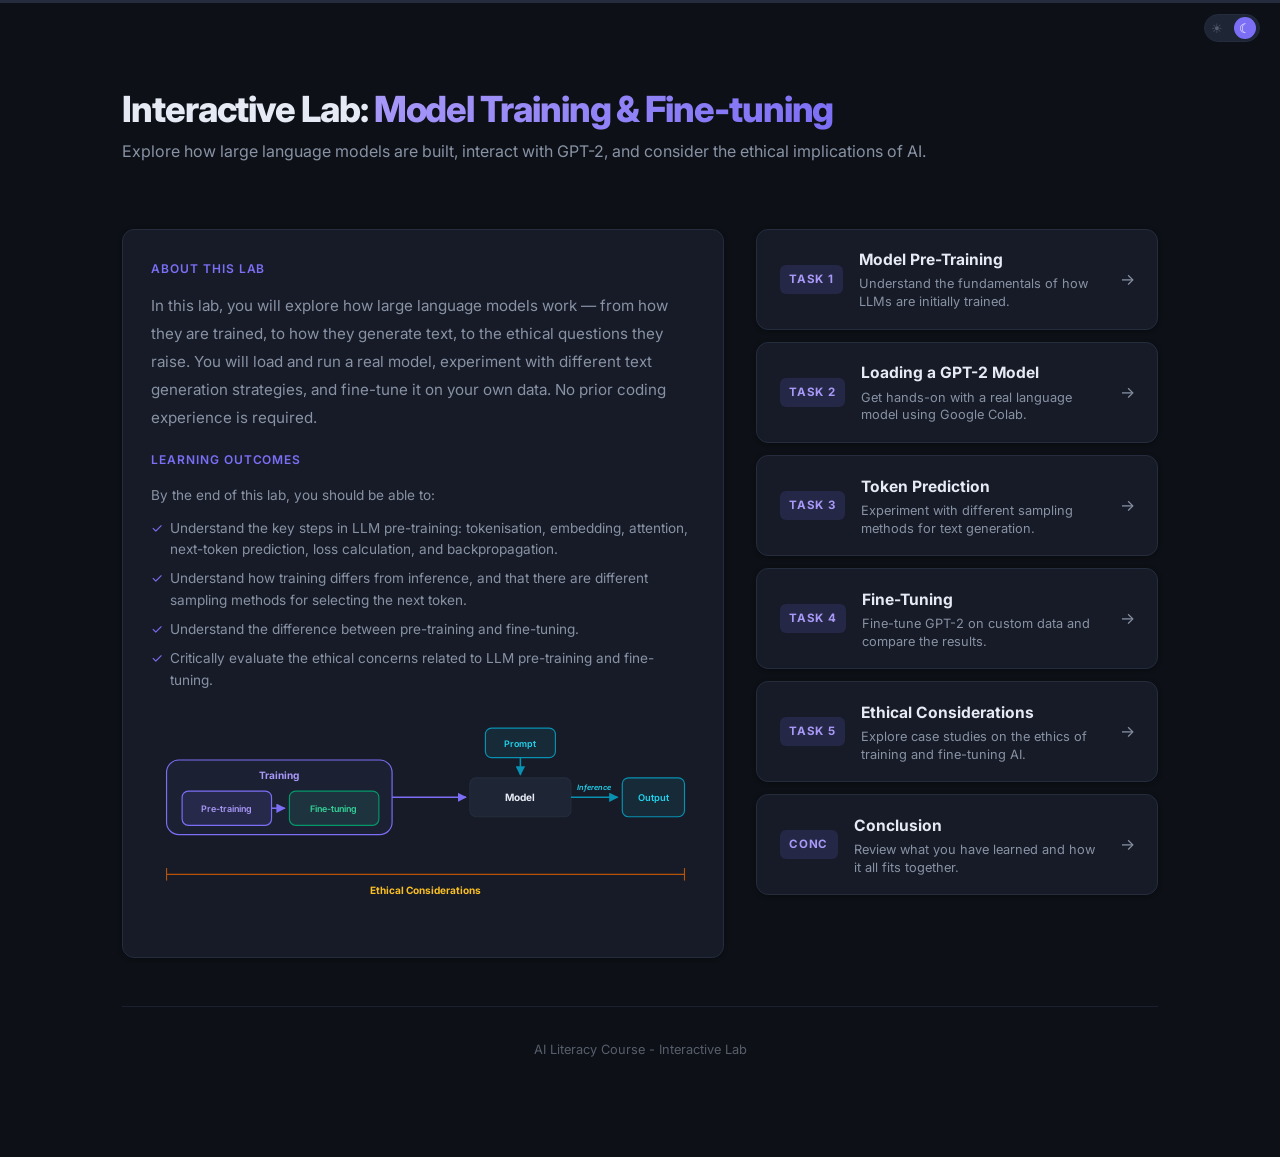
<file: index.html>
<!DOCTYPE html>
<html lang="en">
<head>
  <meta charset="UTF-8">
  <meta name="viewport" content="width=device-width, initial-scale=1.0">
  <title>Interactive Lab: Model Training and Fine-tuning</title>
  <link rel="preconnect" href="https://fonts.googleapis.com">
  <link rel="preconnect" href="https://fonts.gstatic.com" crossorigin>
  <link href="https://fonts.googleapis.com/css2?family=Inter:wght@400;500;600;700;800&display=swap" rel="stylesheet">
  <link rel="stylesheet" href="styles.css">
</head>
<body>

  <!-- Progress bar -->
  <div class="progress-bar">
    <div class="progress-fill"></div>
  </div>

  <!-- Theme toggle -->
  <button class="theme-toggle" id="themeToggle" aria-label="Toggle light/dark mode">
    <span class="theme-toggle-icon sun">&#9728;</span>
    <span class="theme-toggle-icon moon">&#9790;</span>
    <span class="theme-toggle-slider"></span>
  </button>

  <!-- ===== PAGE CONTAINER ===== -->
  <main class="page-container">

    <!-- ==================== HOME ==================== -->
    <section id="home" class="page">
      <div class="home-hero">
        <h1>Interactive Lab: <span class="accent">Model Training &amp; Fine-tuning</span></h1>
        <p class="subtitle">Explore how large language models are built, interact with GPT-2, and consider the ethical implications of AI.</p>
      </div>

      <div class="home-body">
        <!-- Left: summary -->
        <div class="home-summary">
          <h3>About this Lab</h3>
          <p style="margin-bottom:1rem;">In this lab, you will explore how large language models work — from how they are trained, to how they generate text, to the ethical questions they raise. You will load and run a real model, experiment with different text generation strategies, and fine-tune it on your own data. No prior coding experience is required.</p>

          <h3 style="margin-top:1rem;">Learning Outcomes</h3>
          <p style="font-size:0.85rem;margin-bottom:0.6rem;">By the end of this lab, you should be able to:</p>
          <ul style="list-style:none;padding:0;margin:0 0 1.25rem;display:flex;flex-direction:column;gap:0.45rem;">
            <li style="font-size:0.85rem;color:var(--clr-text-muted);padding-left:1.2rem;position:relative;line-height:1.6;">
              <span style="position:absolute;left:0;color:var(--clr-primary);">&#10003;</span>
              Understand the key steps in LLM pre-training: tokenisation, embedding, attention, next-token prediction, loss calculation, and backpropagation.
            </li>
            <li style="font-size:0.85rem;color:var(--clr-text-muted);padding-left:1.2rem;position:relative;line-height:1.6;">
              <span style="position:absolute;left:0;color:var(--clr-primary);">&#10003;</span>
              Understand how training differs from inference, and that there are different sampling methods for selecting the next token.
            </li>
            <li style="font-size:0.85rem;color:var(--clr-text-muted);padding-left:1.2rem;position:relative;line-height:1.6;">
              <span style="position:absolute;left:0;color:var(--clr-primary);">&#10003;</span>
              Understand the difference between pre-training and fine-tuning.
            </li>
            <li style="font-size:0.85rem;color:var(--clr-text-muted);padding-left:1.2rem;position:relative;line-height:1.6;">
              <span style="position:absolute;left:0;color:var(--clr-primary);">&#10003;</span>
              Critically evaluate the ethical concerns related to LLM pre-training and fine-tuning.
            </li>
          </ul>

          <svg viewBox="0 0 700 280" preserveAspectRatio="xMidYMid meet" xmlns="http://www.w3.org/2000/svg" style="display:block;width:100%;margin-top:0.25rem;">
            <defs>
              <marker id="arrowFlow" viewBox="0 0 10 10" refX="9" refY="5" markerWidth="6" markerHeight="6" orient="auto-start-reverse">
                <path d="M 0 0 L 10 5 L 0 10 z" fill="#7c6ef5"/>
              </marker>
              <marker id="arrowFlowCyan" viewBox="0 0 10 10" refX="9" refY="5" markerWidth="6" markerHeight="6" orient="auto-start-reverse">
                <path d="M 0 0 L 10 5 L 0 10 z" fill="#0891b2"/>
              </marker>
            </defs>
            <!-- Training container -->
            <rect x="20" y="63" width="290" height="96" rx="16" fill="rgba(124,110,245,0.05)" stroke="#7c6ef5" stroke-width="1.5"/>
            <text x="165" y="88" text-anchor="middle" fill="#a899f8" font-size="13" font-weight="700" font-family="Inter, sans-serif">Training</text>
            <!-- Pre-training -->
            <rect x="40" y="103" width="115" height="44" rx="8" fill="rgba(124,110,245,0.12)" stroke="#7c6ef5" stroke-width="1.5"/>
            <text x="97" y="130" text-anchor="middle" fill="#a899f8" font-size="11.5" font-weight="600" font-family="Inter, sans-serif">Pre-training</text>
            <!-- Arrow: Pre-training → Fine-tuning -->
            <line x1="155" y1="125" x2="172" y2="125" stroke="#7c6ef5" stroke-width="2" marker-end="url(#arrowFlow)"/>
            <!-- Fine-tuning -->
            <rect x="178" y="103" width="115" height="44" rx="8" fill="rgba(52,211,153,0.1)" stroke="#059669" stroke-width="1.5"/>
            <text x="235" y="130" text-anchor="middle" fill="#34d399" font-size="11.5" font-weight="600" font-family="Inter, sans-serif">Fine-tuning</text>
            <!-- Arrow: Training → Model -->
            <line x1="310" y1="111" x2="405" y2="111" stroke="#7c6ef5" stroke-width="2" marker-end="url(#arrowFlow)"/>
            <!-- Prompt -->
            <rect x="430" y="22" width="90" height="38" rx="8" fill="rgba(34,211,238,0.08)" stroke="#0891b2" stroke-width="1.5"/>
            <text x="475" y="46" text-anchor="middle" fill="#22d3ee" font-size="11.5" font-weight="600" font-family="Inter, sans-serif">Prompt</text>
            <!-- Arrow: Prompt → Model -->
            <line x1="475" y1="60" x2="475" y2="82" stroke="#0891b2" stroke-width="2" marker-end="url(#arrowFlowCyan)"/>
            <!-- Model -->
            <rect x="410" y="86" width="130" height="50" rx="8" fill="#1e2535" stroke="#242c3d" stroke-width="1.5"/>
            <text x="475" y="116" text-anchor="middle" fill="#e6eaf4" font-size="13" font-weight="700" font-family="Inter, sans-serif">Model</text>
            <!-- Arrow: Model → Output -->
            <line x1="540" y1="111" x2="600" y2="111" stroke="#0891b2" stroke-width="2" marker-end="url(#arrowFlowCyan)"/>
            <text x="570" y="101" text-anchor="middle" fill="#22d3ee" font-size="9.5" font-style="italic" font-weight="600" font-family="Inter, sans-serif">Inference</text>
            <!-- Output -->
            <rect x="606" y="86" width="80" height="50" rx="8" fill="rgba(34,211,238,0.08)" stroke="#0891b2" stroke-width="1.5"/>
            <text x="646" y="116" text-anchor="middle" fill="#22d3ee" font-size="12" font-weight="600" font-family="Inter, sans-serif">Output</text>
            <!-- Ethical Considerations line -->
            <line x1="20" y1="210" x2="686" y2="210" stroke="#b45309" stroke-width="1.5"/>
            <line x1="20" y1="202" x2="20" y2="218" stroke="#b45309" stroke-width="1.5"/>
            <line x1="686" y1="202" x2="686" y2="218" stroke="#b45309" stroke-width="1.5"/>
            <text x="353" y="235" text-anchor="middle" fill="#fbbf24" font-size="13" font-weight="700" font-family="Inter, sans-serif">Ethical Considerations</text>
          </svg>
        </div>

        <!-- Right: stacked task list -->
        <div class="task-list">
          <a class="task-card" data-page="task1">
            <span class="task-badge">Task 1</span>
            <span class="task-info">
              <span class="task-title">Model Pre-Training</span>
              <span class="task-desc">Understand the fundamentals of how LLMs are initially trained.</span>
            </span>
            <span class="task-arrow">&rarr;</span>
          </a>

          <a class="task-card" data-page="task2">
            <span class="task-badge">Task 2</span>
            <span class="task-info">
              <span class="task-title">Loading a GPT-2 Model</span>
              <span class="task-desc">Get hands-on with a real language model using Google Colab.</span>
            </span>
            <span class="task-arrow">&rarr;</span>
          </a>

          <a class="task-card" data-page="task3">
            <span class="task-badge">Task 3</span>
            <span class="task-info">
              <span class="task-title">Token Prediction</span>
              <span class="task-desc">Experiment with different sampling methods for text generation.</span>
            </span>
            <span class="task-arrow">&rarr;</span>
          </a>

          <a class="task-card" data-page="task4">
            <span class="task-badge">Task 4</span>
            <span class="task-info">
              <span class="task-title">Fine-Tuning</span>
              <span class="task-desc">Fine-tune GPT-2 on custom data and compare the results.</span>
            </span>
            <span class="task-arrow">&rarr;</span>
          </a>

          <a class="task-card" data-page="task5">
            <span class="task-badge">Task 5</span>
            <span class="task-info">
              <span class="task-title">Ethical Considerations</span>
              <span class="task-desc">Explore case studies on the ethics of training and fine-tuning AI.</span>
            </span>
            <span class="task-arrow">&rarr;</span>
          </a>

          <a class="task-card" data-page="conclusion">
            <span class="task-badge">CONC</span>
            <span class="task-info">
              <span class="task-title">Conclusion</span>
              <span class="task-desc">Review what you have learned and how it all fits together.</span>
            </span>
            <span class="task-arrow">&rarr;</span>
          </a>
        </div>
      </div>

      <footer class="site-footer">
        AI Literacy Course - Interactive Lab
      </footer>
    </section>

    <!-- ==================== TASK 1 ==================== -->
    <section id="task1" class="page">
      <div class="task-header">
        <div class="breadcrumb">Task 1 of 5</div>
        <span class="duration">~20 min</span>
        <h2>Model Pre-Training</h2>
      </div>

      <div class="progress-chart-wrap">
        <p class="progress-chart-where">We begin at the very start — learning how a language model is built through pre-training.</p>
        <svg viewBox="0 0 700 250" preserveAspectRatio="xMidYMid meet" xmlns="http://www.w3.org/2000/svg" style="display:block;width:100%;">
          <defs>
            <marker id="af-t1" viewBox="0 0 10 10" refX="9" refY="5" markerWidth="6" markerHeight="6" orient="auto-start-reverse"><path d="M 0 0 L 10 5 L 0 10 z" fill="#7c6ef5"/></marker>
            <marker id="afc-t1" viewBox="0 0 10 10" refX="9" refY="5" markerWidth="6" markerHeight="6" orient="auto-start-reverse"><path d="M 0 0 L 10 5 L 0 10 z" fill="#0891b2"/></marker>
          </defs>
          <!-- Training outer: active -->
          <g opacity="1"><rect x="20" y="63" width="290" height="96" rx="16" fill="rgba(124,110,245,0.05)" stroke="#7c6ef5" stroke-width="1.5"/><text x="165" y="88" text-anchor="middle" fill="#a899f8" font-size="13" font-weight="700" font-family="Inter,sans-serif">Training</text></g>
          <!-- Pre-training: HIGHLIGHT -->
          <g opacity="1"><rect x="40" y="103" width="115" height="44" rx="8" fill="rgba(124,110,245,0.18)" stroke="#7c6ef5" stroke-width="2.5"/><text x="97" y="130" text-anchor="middle" fill="#a899f8" font-size="11.5" font-weight="600" font-family="Inter,sans-serif">Pre-training</text><circle cx="150" cy="100" r="6" fill="#fbbf24"/></g>
          <!-- Pre→Fine arrow: future -->
          <g opacity="0.15"><line x1="155" y1="125" x2="172" y2="125" stroke="#7c6ef5" stroke-width="2" marker-end="url(#af-t1)"/></g>
          <!-- Fine-tuning: future -->
          <g opacity="0.15"><rect x="178" y="103" width="115" height="44" rx="8" fill="rgba(52,211,153,0.1)" stroke="#059669" stroke-width="1.5"/><text x="235" y="130" text-anchor="middle" fill="#34d399" font-size="11.5" font-weight="600" font-family="Inter,sans-serif">Fine-tuning</text></g>
          <!-- Training→Model arrow: future -->
          <g opacity="0.15"><line x1="310" y1="111" x2="405" y2="111" stroke="#7c6ef5" stroke-width="2" marker-end="url(#af-t1)"/></g>
          <!-- Prompt + arrow: future -->
          <g opacity="0.15"><rect x="430" y="22" width="90" height="38" rx="8" fill="rgba(34,211,238,0.08)" stroke="#0891b2" stroke-width="1.5"/><text x="475" y="46" text-anchor="middle" fill="#22d3ee" font-size="11.5" font-weight="600" font-family="Inter,sans-serif">Prompt</text><line x1="475" y1="60" x2="475" y2="82" stroke="#0891b2" stroke-width="2" marker-end="url(#afc-t1)"/></g>
          <!-- Model: future -->
          <g opacity="0.15"><rect x="410" y="86" width="130" height="50" rx="8" fill="#1e2535" stroke="#242c3d" stroke-width="1.5"/><text x="475" y="116" text-anchor="middle" fill="#e6eaf4" font-size="13" font-weight="700" font-family="Inter,sans-serif">Model</text></g>
          <!-- Inference + Output: future -->
          <g opacity="0.15"><line x1="540" y1="111" x2="600" y2="111" stroke="#0891b2" stroke-width="2" marker-end="url(#afc-t1)"/><text x="570" y="101" text-anchor="middle" fill="#22d3ee" font-size="9.5" font-style="italic" font-weight="600" font-family="Inter,sans-serif">Inference</text><rect x="606" y="86" width="80" height="50" rx="8" fill="rgba(34,211,238,0.08)" stroke="#0891b2" stroke-width="1.5"/><text x="646" y="116" text-anchor="middle" fill="#22d3ee" font-size="12" font-weight="600" font-family="Inter,sans-serif">Output</text></g>
          <!-- Ethical: future -->
          <g opacity="0.15"><line x1="20" y1="210" x2="686" y2="210" stroke="#b45309" stroke-width="1.5"/><line x1="20" y1="202" x2="20" y2="218" stroke="#b45309" stroke-width="1.5"/><line x1="686" y1="202" x2="686" y2="218" stroke="#b45309" stroke-width="1.5"/><text x="353" y="235" text-anchor="middle" fill="#fbbf24" font-size="13" font-weight="700" font-family="Inter,sans-serif">Ethical Considerations</text></g>
        </svg>
      </div>

      <hr class="section-divider">

      <p style="margin-bottom:1.5rem;color:var(--clr-text-muted);line-height:1.8;">
        Before a language model can answer your questions or write text, it must go through a process called <strong
          style="color:var(--clr-text);">pre-training</strong>. This is the stage where the model learns about language from scratch, by reading
          through enormous amounts of text — think billions of web pages, books, and articles. In this task, we will explore the key steps that make
          up pre-training: how text is broken into pieces the model can process, how meaning is represented numerically, how the model figures out
          which words relate to which, how it learns to predict what comes next, and how it improves itself by learning from its mistakes. By the end
          of Task 1, you will have a clear picture of what is happening "under the hood" every time a language model generates text.
      </p>

      <!-- Step 2: Interactive Pre-Training Pipeline (growing diagram) -->
      <div class="pipeline" id="pretrainPipeline">
        <!-- Tab bar -->
        <div class="pipeline-steps">
          <button class="pipeline-step-tab active" data-slide="0"><span class="tab-num">1</span>Tokenisation</button>
          <button class="pipeline-step-tab" data-slide="1"><span class="tab-num">2</span>Embedding</button>
          <button class="pipeline-step-tab" data-slide="2"><span class="tab-num">3</span>Attention</button>
          <button class="pipeline-step-tab" data-slide="3"><span class="tab-num">4</span>Prediction</button>
          <button class="pipeline-step-tab" data-slide="4"><span class="tab-num">5</span>Loss</button>
          <button class="pipeline-step-tab" data-slide="5"><span class="tab-num">6</span>Backpropagation</button>
          <button class="pipeline-step-tab" data-slide="6"><span class="tab-num">7</span>Scale &amp; Iterate</button>
        </div>

        <!-- Two-column body: diagram + description -->
        <div class="pipeline-body">

          <!-- Left: growing SVG diagram -->
          <div class="pipeline-diagram-wrap" id="pipelineDiagramWrap">
            <svg id="pipelineSvg" viewBox="0 0 500 430" preserveAspectRatio="xMidYMin meet" xmlns="http://www.w3.org/2000/svg">
              <defs>
                <marker id="arrowPurple" viewBox="0 0 10 10" refX="9" refY="5" markerWidth="6" markerHeight="6" orient="auto-start-reverse">
                  <path d="M 0 0 L 10 5 L 0 10 z" fill="#7c6ef5"/>
                </marker>
                <marker id="arrowRed" viewBox="0 0 10 10" refX="9" refY="5" markerWidth="6" markerHeight="6" orient="auto-start-reverse">
                  <path d="M 0 0 L 10 5 L 0 10 z" fill="#f87171"/>
                </marker>
              </defs>

              <!-- INPUT (always visible) -->
              <g class="pipeline-input">
                <rect x="110" y="6" width="280" height="34" rx="10" fill="#1e2535" stroke="#242c3d" stroke-width="1.5"/>
                <text x="250" y="28" text-anchor="middle" fill="#e6eaf4" font-size="14" font-family="Inter, sans-serif">"The cat sat on"</text>
              </g>

              <!-- STEP 0: Tokenisation -->
              <g class="step-group current" data-step="0">
                <line x1="250" y1="40" x2="250" y2="55" stroke="#7c6ef5" stroke-width="2" marker-end="url(#arrowPurple)"/>
                <text x="445" y="73" text-anchor="end" fill="#8892a4" font-size="10" font-style="italic" font-family="Inter, sans-serif">Tokenise</text>
                <rect x="100" y="59" width="66" height="26" rx="6" fill="rgba(124,110,245,0.12)" stroke="#7c6ef5" stroke-width="1.5"/>
                <text x="133" y="77" text-anchor="middle" fill="#a899f8" font-size="12" font-weight="600" font-family="Inter, sans-serif">The</text>
                <rect x="174" y="59" width="66" height="26" rx="6" fill="rgba(124,110,245,0.12)" stroke="#7c6ef5" stroke-width="1.5"/>
                <text x="207" y="77" text-anchor="middle" fill="#a899f8" font-size="12" font-weight="600" font-family="Inter, sans-serif">cat</text>
                <rect x="248" y="59" width="66" height="26" rx="6" fill="rgba(124,110,245,0.12)" stroke="#7c6ef5" stroke-width="1.5"/>
                <text x="281" y="77" text-anchor="middle" fill="#a899f8" font-size="12" font-weight="600" font-family="Inter, sans-serif">sat</text>
                <rect x="322" y="59" width="66" height="26" rx="6" fill="rgba(124,110,245,0.12)" stroke="#7c6ef5" stroke-width="1.5"/>
                <text x="355" y="77" text-anchor="middle" fill="#a899f8" font-size="12" font-weight="600" font-family="Inter, sans-serif">on</text>
              </g>

              <!-- STEP 1: Embedding -->
              <g class="step-group" data-step="1">
                <line x1="250" y1="85" x2="250" y2="102" stroke="#7c6ef5" stroke-width="2" marker-end="url(#arrowPurple)"/>
                <text x="445" y="121" text-anchor="end" fill="#8892a4" font-size="10" font-style="italic" font-family="Inter, sans-serif">Embed</text>
                <rect x="100" y="106" width="66" height="26" rx="6" fill="rgba(34,211,238,0.08)" stroke="#0891b2" stroke-width="1.5"/>
                <text x="133" y="123" text-anchor="middle" fill="#22d3ee" font-size="8.5" font-family="monospace">[0.2,…]</text>
                <rect x="174" y="106" width="66" height="26" rx="6" fill="rgba(34,211,238,0.08)" stroke="#0891b2" stroke-width="1.5"/>
                <text x="207" y="123" text-anchor="middle" fill="#22d3ee" font-size="8.5" font-family="monospace">[1.1,…]</text>
                <rect x="248" y="106" width="66" height="26" rx="6" fill="rgba(34,211,238,0.08)" stroke="#0891b2" stroke-width="1.5"/>
                <text x="281" y="123" text-anchor="middle" fill="#22d3ee" font-size="8.5" font-family="monospace">[-0.5,…]</text>
                <rect x="322" y="106" width="66" height="26" rx="6" fill="rgba(34,211,238,0.08)" stroke="#0891b2" stroke-width="1.5"/>
                <text x="355" y="123" text-anchor="middle" fill="#22d3ee" font-size="8.5" font-family="monospace">[0.8,…]</text>
              </g>

              <!-- STEP 2: Attention -->
              <g class="step-group" data-step="2">
                <line x1="250" y1="132" x2="250" y2="149" stroke="#7c6ef5" stroke-width="2" marker-end="url(#arrowPurple)"/>
                <text x="445" y="174" text-anchor="end" fill="#8892a4" font-size="10" font-style="italic" font-family="Inter, sans-serif">Attention</text>
                <!-- Attention arcs -->
                <path d="M133 153 Q220 178 355 153" stroke="#fbbf24" stroke-width="1" fill="none" opacity="0.3"/>
                <path d="M207 153 Q260 172 355 153" stroke="#fbbf24" stroke-width="2.5" fill="none" opacity="0.8"/>
                <path d="M281 153 Q310 165 355 153" stroke="#fbbf24" stroke-width="1.5" fill="none" opacity="0.5"/>
                <!-- Context-aware result -->
                <rect x="100" y="175" width="288" height="22" rx="8" fill="rgba(124,110,245,0.06)" stroke="#7c6ef5" stroke-width="1" stroke-dasharray="4 2"/>
                <text x="244" y="190" text-anchor="middle" fill="#a899f8" font-size="10.5" font-family="Inter, sans-serif">Context-aware representations</text>
              </g>

              <!-- STEP 3: Next-Token Prediction -->
              <g class="step-group" data-step="3">
                <line x1="250" y1="197" x2="250" y2="212" stroke="#7c6ef5" stroke-width="2" marker-end="url(#arrowPurple)"/>
                <text x="445" y="238" text-anchor="end" fill="#8892a4" font-size="10" font-style="italic" font-family="Inter, sans-serif">Predict</text>
                <text x="100" y="227" fill="#e6eaf4" font-size="11" font-weight="600" font-family="Inter, sans-serif">Next word?</text>
                <!-- Bar 1: "the" 80% -->
                <rect x="100" y="233" width="288" height="15" rx="4" fill="rgba(34,211,238,0.06)"/>
                <rect x="100" y="233" width="230" height="15" rx="4" fill="rgba(34,211,238,0.2)"/>
                <text x="106" y="244" fill="#22d3ee" font-size="10" font-weight="600" font-family="Inter, sans-serif">"the" — 80%</text>
                <!-- Bar 2: "a" 12% -->
                <rect x="100" y="252" width="288" height="15" rx="4" fill="rgba(34,211,238,0.06)"/>
                <rect x="100" y="252" width="35" height="15" rx="4" fill="rgba(34,211,238,0.15)"/>
                <text x="106" y="263" fill="#22d3ee" font-size="10" font-family="Inter, sans-serif">"a" — 12%</text>
                <!-- Bar 3: "top" 5% -->
                <rect x="100" y="271" width="288" height="15" rx="4" fill="rgba(34,211,238,0.06)"/>
                <rect x="100" y="271" width="14" height="15" rx="4" fill="rgba(34,211,238,0.1)"/>
                <text x="106" y="282" fill="#22d3ee" font-size="10" font-family="Inter, sans-serif">"top" — 5%</text>
              </g>

              <!-- STEP 4: Loss Calculation -->
              <g class="step-group" data-step="4">
                <line x1="250" y1="286" x2="250" y2="300" stroke="#7c6ef5" stroke-width="2" marker-end="url(#arrowPurple)"/>
                <text x="445" y="322" text-anchor="end" fill="#8892a4" font-size="10" font-style="italic" font-family="Inter, sans-serif">Loss</text>
                <!-- Predicted -->
                <rect x="100" y="304" width="125" height="26" rx="6" fill="rgba(34,211,238,0.08)" stroke="#0891b2" stroke-width="1"/>
                <text x="162" y="321" text-anchor="middle" fill="#22d3ee" font-size="10.5" font-weight="600" font-family="Inter, sans-serif">Predicted: "the"</text>
                <!-- vs -->
                <text x="244" y="321" text-anchor="middle" fill="#a899f8" font-size="13" font-weight="700" font-family="Inter, sans-serif">vs</text>
                <!-- Actual -->
                <rect x="263" y="304" width="125" height="26" rx="6" fill="rgba(52,211,153,0.08)" stroke="#059669" stroke-width="1"/>
                <text x="325" y="321" text-anchor="middle" fill="#34d399" font-size="10.5" font-weight="600" font-family="Inter, sans-serif">Actual: "the"</text>
                <!-- Loss result -->
                <line x1="244" y1="330" x2="244" y2="340" stroke="#7c6ef5" stroke-width="1.5" marker-end="url(#arrowPurple)"/>
                <rect x="168" y="344" width="152" height="22" rx="6" fill="rgba(245,158,11,0.1)" stroke="#b45309" stroke-width="1.5"/>
                <text x="244" y="359" text-anchor="middle" fill="#fbbf24" font-size="11" font-weight="700" font-family="Inter, sans-serif">Loss = 0.22 (low)</text>
              </g>

              <!-- STEP 5: Backpropagation -->
              <g class="step-group" data-step="5">
                <!-- Backward arrow along left side -->
                <path d="M100 366 L72 366 L72 59 L100 59" stroke="#f87171" stroke-width="2" stroke-dasharray="6 3" fill="none" marker-end="url(#arrowRed)"/>
                <!-- Ticks at each stage -->
                <line x1="72" y1="106" x2="82" y2="106" stroke="#f87171" stroke-width="2"/>
                <line x1="72" y1="175" x2="82" y2="175" stroke="#f87171" stroke-width="2"/>
                <line x1="72" y1="233" x2="82" y2="233" stroke="#f87171" stroke-width="2"/>
                <!-- Label -->
                <text x="56" y="220" text-anchor="middle" fill="#f87171" font-size="9" font-weight="600" font-family="Inter, sans-serif" transform="rotate(-90 56 220)">error signal adjusts weights</text>
              </g>

              <!-- STEP 6: Scale & Iteration -->
              <g class="step-group" data-step="6">
                <!-- Loop arrow along right side -->
                <path d="M388 358 L440 358 L440 23 L400 23" stroke="#7c6ef5" stroke-width="2" stroke-dasharray="6 3" fill="none" marker-end="url(#arrowPurple)" opacity="0.7"/>
                <text x="456" y="200" text-anchor="middle" fill="#a899f8" font-size="9" font-weight="600" font-family="Inter, sans-serif" transform="rotate(90 456 200)">repeat billions of times</text>
                <!-- Scale info box -->
                <rect x="100" y="378" width="288" height="44" rx="8" fill="rgba(124,110,245,0.05)" stroke="#242c3d" stroke-width="1"/>
                <text x="244" y="396" text-anchor="middle" fill="#e6eaf4" font-size="11" font-weight="700" font-family="Inter, sans-serif">Billions of examples &middot; Weeks of compute &middot; 1000s of GPUs</text>
                <text x="244" y="414" text-anchor="middle" fill="#22d3ee" font-size="10.5" font-weight="600" font-family="Inter, sans-serif">The model improves with every pass</text>
              </g>
            </svg>
          </div>

          <!-- Right: description panel -->
          <div class="pipeline-desc-panel">
            <div class="pipeline-desc-slide active" data-step="0">
              <h3 class="slide-title">Step 1: Tokenisation</h3>
              <p class="slide-desc">Before the model can process text, it must first break the input into smaller pieces called
                <strong>tokens</strong>. Tokens are usually common words or parts of words. For example, the sentence "The cat sat on" becomes four
                tokens. This is how the model reads - not letter by letter, but token by token.</p>
            </div>
            <div class="pipeline-desc-slide" data-step="1">
              <h3 class="slide-title">Step 2: Embedding</h3>
              <p class="slide-desc">Computers cannot work directly with words, so each token is converted into a list of numbers called an
                <strong>embedding</strong>. Think of this as translating each word into a unique set of coordinates in a "meaning space" - words with
                similar meanings end up with similar numbers, helping the model understand relationships between words.</p>
            </div>
            <div class="pipeline-desc-slide" data-step="2">
              <h3 class="slide-title">Step 3: Attention</h3>
              <p class="slide-desc">The <strong>attention</strong> mechanism lets each token "look at" every other token to figure out which words are
                most relevant. For example, "on" might pay strong attention to "cat" because understanding what sat on something matters. This is the
                key innovation behind modern language models.</p>
            </div>
            <div class="pipeline-desc-slide" data-step="3">
              <h3 class="slide-title">Step 4: Next-Token Prediction</h3>
              <p class="slide-desc">After processing through embedding and attention, the model produces a <strong>probability for every possible next
                token</strong>. Given "The cat sat on", it might predict "the" at 80%, "a" at 12%, and so on. The model's entire job during
                pre-training is to get better at this prediction task.</p>
            </div>
            <div class="pipeline-desc-slide" data-step="4">
              <h3 class="slide-title">Step 5: Loss Calculation</h3>
              <p class="slide-desc">The <strong>loss</strong> measures how wrong the prediction was. The model's guess is compared to the actual next
                word from the training text. If it predicted well, the loss is low. If it guessed poorly, the loss is high. The goal of training is to
                make this number as small as possible.</p>
            </div>
            <div class="pipeline-desc-slide" data-step="5">
              <h3 class="slide-title">Step 6: Backpropagation</h3>
              <p class="slide-desc"><strong>Backpropagation</strong> is how the model learns from mistakes. An error signal flows backward through
                every stage, telling each part how to adjust its internal settings ("weights") so the next prediction is a little better. Think of it
                like a teacher giving feedback on each section of an exam.</p>
            </div>
            <div class="pipeline-desc-slide" data-step="6">
              <h3 class="slide-title">Step 7: Scaling &amp; Iteration</h3>
              <p class="slide-desc">Steps 1&ndash;6 are not done just once - they are repeated <strong>billions of times</strong> across enormous
                amounts of text. With each pass, the model adjusts its weights slightly and becomes a little better at prediction. This takes
                thousands of GPUs running for weeks or months. By the end, the model has learned rich patterns about language.</p>
            </div>
          </div>
        </div>

        <!-- Slide navigation -->
        <div class="pipeline-nav">
          <button class="pipeline-nav-btn" id="pipelinePrev" disabled>&larr; Previous</button>
          <span class="pipeline-counter"><span id="pipelineCurrent">1</span> / 7</span>
          <button class="pipeline-nav-btn" id="pipelineNext">Next &rarr;</button>
        </div>
      </div>

      <p style="margin-bottom:1.5rem;color:var(--clr-text-muted);line-height:1.8;">
        When you chat with a language model like ChatGPT or Claude, the model is still performing the same first four steps you saw in the diagram
          above - tokenisation, embedding, attention, and next-token prediction. These steps happen every time the model generates a single word in
          its response. However, the final three steps - loss calculation, backpropagation, and scaling - are <strong
          style="color:var(--clr-text);">no longer active</strong>. Those steps are only needed during training, when the model has a correct answer
          to compare against and needs to learn from its mistakes. Once training is complete, the model's weights are <em>frozen</em>: they no longer
          change, and the model simply uses what it has already learned to predict the most likely next token, one at a time, until a full response is
          generated.
      </p>

      <div class="callout discussion">
        <div class="callout-title"><span class="icon">&#128172;</span> Group Discussion</div>
        <ol>
          <li>Why is it that when a user is interacting with an LLM, the model
            no longer does the loss calculation, backpropagation, scaling and
            iteration steps? What would be the implications if these steps
            were still used?</li>
          <li>How is LLM pre-training different from how humans learn
            language?</li>
          <li>The model has learned statistical patterns about which tokens
            follow which. Does this mean the model 'understands' language?
            Why or why not?</li>
          <li>What method do you think the model uses to predict the next
            token when a user interacts with an LLM?</li>
        </ol>
      </div>

      <nav class="page-nav">
        <button class="nav-btn" data-nav="home">
          <span class="arrow">&larr;</span> Home
        </button>
        <button class="nav-btn primary" data-nav="task2">
          Task 2: Loading GPT-2 <span class="arrow">&rarr;</span>
        </button>
      </nav>
    </section>

    <!-- ==================== TASK 2 ==================== -->
    <section id="task2" class="page">
      <div class="task-header">
        <div class="breadcrumb">Task 2 of 5</div>
        <span class="duration">~15 min</span>
        <h2>Loading a GPT-2 Model</h2>
      </div>

      <div class="progress-chart-wrap">
        <p class="progress-chart-where">Pre-training explained how a model is built from data. We now load a real pre-trained model and run it.</p>
        <svg viewBox="0 0 700 250" preserveAspectRatio="xMidYMid meet" xmlns="http://www.w3.org/2000/svg" style="display:block;width:100%;">
          <defs>
            <marker id="af-t2" viewBox="0 0 10 10" refX="9" refY="5" markerWidth="6" markerHeight="6" orient="auto-start-reverse"><path d="M 0 0 L 10 5 L 0 10 z" fill="#7c6ef5"/></marker>
            <marker id="afc-t2" viewBox="0 0 10 10" refX="9" refY="5" markerWidth="6" markerHeight="6" orient="auto-start-reverse"><path d="M 0 0 L 10 5 L 0 10 z" fill="#0891b2"/></marker>
          </defs>
          <!-- Training outer: done -->
          <g opacity="0.5"><rect x="20" y="63" width="290" height="96" rx="16" fill="rgba(124,110,245,0.05)" stroke="#7c6ef5" stroke-width="1.5"/><text x="165" y="88" text-anchor="middle" fill="#a899f8" font-size="13" font-weight="700" font-family="Inter,sans-serif">Training</text></g>
          <!-- Pre-training: done -->
          <g opacity="0.5"><rect x="40" y="103" width="115" height="44" rx="8" fill="rgba(124,110,245,0.12)" stroke="#7c6ef5" stroke-width="1.5"/><text x="97" y="130" text-anchor="middle" fill="#a899f8" font-size="11.5" font-weight="600" font-family="Inter,sans-serif">Pre-training</text></g>
          <!-- Pre→Fine arrow: future -->
          <g opacity="0.15"><line x1="155" y1="125" x2="172" y2="125" stroke="#7c6ef5" stroke-width="2" marker-end="url(#af-t2)"/></g>
          <!-- Fine-tuning: future -->
          <g opacity="0.15"><rect x="178" y="103" width="115" height="44" rx="8" fill="rgba(52,211,153,0.1)" stroke="#059669" stroke-width="1.5"/><text x="235" y="130" text-anchor="middle" fill="#34d399" font-size="11.5" font-weight="600" font-family="Inter,sans-serif">Fine-tuning</text></g>
          <!-- Training→Model arrow: active -->
          <g opacity="1"><line x1="310" y1="111" x2="405" y2="111" stroke="#7c6ef5" stroke-width="2" marker-end="url(#af-t2)"/></g>
          <!-- Prompt + arrow: active -->
          <g opacity="1"><rect x="430" y="22" width="90" height="38" rx="8" fill="rgba(34,211,238,0.08)" stroke="#0891b2" stroke-width="1.5"/><text x="475" y="46" text-anchor="middle" fill="#22d3ee" font-size="11.5" font-weight="600" font-family="Inter,sans-serif">Prompt</text><line x1="475" y1="60" x2="475" y2="82" stroke="#0891b2" stroke-width="2" marker-end="url(#afc-t2)"/></g>
          <!-- Model: HIGHLIGHT -->
          <g opacity="1"><rect x="410" y="86" width="130" height="50" rx="8" fill="#1e2535" stroke="#e6eaf4" stroke-width="2.5"/><text x="475" y="116" text-anchor="middle" fill="#e6eaf4" font-size="13" font-weight="700" font-family="Inter,sans-serif">Model</text><circle cx="537" cy="83" r="6" fill="#fbbf24"/></g>
          <!-- Inference + Output: future -->
          <g opacity="0.15"><line x1="540" y1="111" x2="600" y2="111" stroke="#0891b2" stroke-width="2" marker-end="url(#afc-t2)"/><text x="570" y="101" text-anchor="middle" fill="#22d3ee" font-size="9.5" font-style="italic" font-weight="600" font-family="Inter,sans-serif">Inference</text><rect x="606" y="86" width="80" height="50" rx="8" fill="rgba(34,211,238,0.08)" stroke="#0891b2" stroke-width="1.5"/><text x="646" y="116" text-anchor="middle" fill="#22d3ee" font-size="12" font-weight="600" font-family="Inter,sans-serif">Output</text></g>
          <!-- Ethical: future -->
          <g opacity="0.15"><line x1="20" y1="210" x2="686" y2="210" stroke="#b45309" stroke-width="1.5"/><line x1="20" y1="202" x2="20" y2="218" stroke="#b45309" stroke-width="1.5"/><line x1="686" y1="202" x2="686" y2="218" stroke="#b45309" stroke-width="1.5"/><text x="353" y="235" text-anchor="middle" fill="#fbbf24" font-size="13" font-weight="700" font-family="Inter,sans-serif">Ethical Considerations</text></g>
        </svg>
      </div>

      <hr class="section-divider">

      <p style="margin-bottom:1.5rem;color:var(--clr-text-muted);line-height:1.8;">
        In 2019, OpenAI released <strong style="color:var(--clr-text);">GPT-2</strong> - a large language model that was, at the time, considered too
          powerful to release publicly. OpenAI eventually made it fully available, and today it is one of the most widely used models for learning and
          experimentation. To interact with GPT-2, we will be using a library called <strong style="color:var(--clr-text);">Keras</strong>. Keras is a
          beginner-friendly Python library that makes it straightforward to load and run machine learning models without needing to write complex code
          from scratch. It handles a lot of the technical details for us, so we can focus on experimenting with the model directly.
      </p>

      <p style="margin-bottom:1.5rem;color:var(--clr-text-muted);line-height:1.8;">
        We will be running our code in <strong style="color:var(--clr-text);">Google Colab</strong> - a free, browser-based environment that lets you
          write and run Python code without installing anything on your computer. It also gives you access to a free GPU, which significantly speeds
          up the process of loading and running a model like GPT-2. You can access Google Colab at <a href="https://colab.research.google.com/"
          target="_blank" rel="noopener" style="color:var(--clr-primary);text-decoration:underline;">colab.research.google.com</a>. To run the code
          yourself, you will need to sign in with a Google account. If you do not have one or would prefer not to, feel free to follow along by
          looking on with someone else in your group.
      </p>
      <hr class="section-divider">
      <p style="margin-bottom:1rem;color:var(--clr-text-muted);line-height:1.8;">
        Before running any code, watch the short video below. It walks you through how to open the notebook we will be using today and how to enable a
          free GPU in Google Colab - both of which you will need before moving on to the next step.
      </p>
      <div
        style="position:relative;padding-bottom:56.25%;height:0;overflow:hidden;border-radius:var(--radius);margin-bottom:1.5rem;background:var(--clr-surface);border:1px
        solid var(--clr-border);">
        <iframe
          src="https://www.youtube.com/embed/4tU0o_GxPvo?si=b8dpV5cx6OFK30fI"
          title="Getting started with Google Colab"
          style="position:absolute;top:0;left:0;width:100%;height:100%;border:0;"
          allow="accelerometer; autoplay; clipboard-write; encrypted-media; gyroscope; picture-in-picture"
          allowfullscreen>
        </iframe>
      </div>
      <div style="display:flex;align-items:center;gap:1.5rem;flex-wrap:wrap;margin:1rem 0;">
        <p style="margin:0;color:var(--clr-text-muted);font-size:0.9rem;line-height:1.6;flex:1;min-width:200px;">
          Download the Jupyter notebook below and open it in Google Colab. This is the file you will use across multiple tasks throughout the lab -
            each task has its own clearly labelled section inside. Make sure you only work through the section for the current task, and do not run
            ahead.
        </p>
        <button onclick="downloadNotebook()" class="download-btn" style="flex-shrink:0;cursor:pointer;">
          &#8681; Download the Lab Notebook (.ipynb)
        </button>
      </div>
      <hr class="section-divider">

      <div class="callout device">
        <div class="callout-title"><span class="icon">&#128187;</span> On Your Device</div>
        <ol>
          <li>Open your downloaded notebook in Google Colab.</li>
          <li>Navigate to the <strong>Task 2</strong> section of the notebook.</li>
          <li>Run the code cells in that section now. Loading GPT-2 can take a few minutes, so it is important to start it running
            <strong>before</strong> we move on to Task 3 - it will finish in the background while you work through the next task.</li>
        </ol>
        <p style="margin-top:0.75rem;font-size:0.875rem;color:var(--clr-device);opacity:0.85;">Once the code is running, head straight to Task 3 - do
          not wait for it to finish.</p>
      </div>

      <nav class="page-nav">
        <button class="nav-btn" data-nav="task1">
          <span class="arrow">&larr;</span> Task 1
        </button>
        <button class="nav-btn nav-home-btn" data-nav="home">Home</button>
        <button class="nav-btn primary" data-nav="task3">
          Task 3: Token Prediction <span class="arrow">&rarr;</span>
        </button>
      </nav>
    </section>

    <!-- ==================== TASK 5 ==================== -->
    <section id="task5" class="page">
      <div class="task-header">
        <div class="breadcrumb">Task 5 of 5</div>
        <span class="duration">~25 min</span>
        <h2>Ethical Considerations</h2>
      </div>

      <!-- Progress flowchart: Task 5 -->
      <div class="progress-chart-wrap">
        <p class="progress-chart-where">We have completed pre-training, inference, and fine-tuning. We now turn to the ethical considerations that surround the development and use of AI systems.</p>
        <svg viewBox="0 0 700 250" preserveAspectRatio="xMidYMid meet" xmlns="http://www.w3.org/2000/svg" style="display:block;width:100%;">
          <defs>
            <marker id="af-t5" viewBox="0 0 10 10" refX="9" refY="5" markerWidth="6" markerHeight="6" orient="auto-start-reverse"><path d="M 0 0 L 10 5 L 0 10 z" fill="#7c6ef5"/></marker>
            <marker id="afc-t5" viewBox="0 0 10 10" refX="9" refY="5" markerWidth="6" markerHeight="6" orient="auto-start-reverse"><path d="M 0 0 L 10 5 L 0 10 z" fill="#0891b2"/></marker>
          </defs>
          <!-- Training outer: done -->
          <g opacity="0.5"><rect x="20" y="63" width="290" height="96" rx="16" fill="rgba(124,110,245,0.05)" stroke="#7c6ef5" stroke-width="1.5"/><text x="165" y="88" text-anchor="middle" fill="#a899f8" font-size="13" font-weight="700" font-family="Inter,sans-serif">Training</text></g>
          <!-- Pre-training: done -->
          <g opacity="0.5"><rect x="40" y="103" width="115" height="44" rx="8" fill="rgba(124,110,245,0.12)" stroke="#7c6ef5" stroke-width="1.5"/><text x="97" y="130" text-anchor="middle" fill="#a899f8" font-size="11.5" font-weight="600" font-family="Inter,sans-serif">Pre-training</text></g>
          <!-- Pre→Fine arrow: done -->
          <g opacity="0.5"><line x1="155" y1="125" x2="172" y2="125" stroke="#7c6ef5" stroke-width="2" marker-end="url(#af-t5)"/></g>
          <!-- Fine-tuning: done -->
          <g opacity="0.5"><rect x="178" y="103" width="115" height="44" rx="8" fill="rgba(52,211,153,0.18)" stroke="#059669" stroke-width="1.5"/><text x="235" y="130" text-anchor="middle" fill="#34d399" font-size="11.5" font-weight="600" font-family="Inter,sans-serif">Fine-tuning</text></g>
          <!-- Training→Model arrow: done -->
          <g opacity="0.5"><line x1="310" y1="111" x2="405" y2="111" stroke="#7c6ef5" stroke-width="2" marker-end="url(#af-t5)"/></g>
          <!-- Prompt + arrow: done -->
          <g opacity="0.5"><rect x="430" y="22" width="90" height="38" rx="8" fill="rgba(34,211,238,0.08)" stroke="#0891b2" stroke-width="1.5"/><text x="475" y="46" text-anchor="middle" fill="#22d3ee" font-size="11.5" font-weight="600" font-family="Inter,sans-serif">Prompt</text><line x1="475" y1="60" x2="475" y2="82" stroke="#0891b2" stroke-width="2" marker-end="url(#afc-t5)"/></g>
          <!-- Model: done -->
          <g opacity="0.5"><rect x="410" y="86" width="130" height="50" rx="8" fill="#1e2535" stroke="#242c3d" stroke-width="1.5"/><text x="475" y="116" text-anchor="middle" fill="#e6eaf4" font-size="13" font-weight="700" font-family="Inter,sans-serif">Model</text></g>
          <!-- Inference + Output: done -->
          <g opacity="0.5"><line x1="540" y1="111" x2="600" y2="111" stroke="#0891b2" stroke-width="2" marker-end="url(#afc-t5)"/><text x="570" y="101" text-anchor="middle" fill="#22d3ee" font-size="9.5" font-style="italic" font-weight="600" font-family="Inter,sans-serif">Inference</text><rect x="606" y="86" width="80" height="50" rx="8" fill="rgba(34,211,238,0.08)" stroke="#0891b2" stroke-width="1.5"/><text x="646" y="116" text-anchor="middle" fill="#22d3ee" font-size="12" font-weight="600" font-family="Inter,sans-serif">Output</text></g>
          <!-- Ethical: HIGHLIGHT -->
          <g opacity="1"><line x1="20" y1="210" x2="686" y2="210" stroke="#b45309" stroke-width="2.5"/><line x1="20" y1="202" x2="20" y2="218" stroke="#b45309" stroke-width="2.5"/><line x1="686" y1="202" x2="686" y2="218" stroke="#b45309" stroke-width="2.5"/><text x="353" y="235" text-anchor="middle" fill="#fbbf24" font-size="13" font-weight="700" font-family="Inter,sans-serif">Ethical Considerations</text><circle cx="353" cy="207" r="6" fill="#fbbf24"/></g>
        </svg>
      </div>

      <hr class="section-divider">

      <p style="margin-bottom:1.25rem;color:var(--clr-text-muted);line-height:1.8;">
        Below are four case studies exploring different ethical dimensions of AI development. As a group, <strong style="color:var(--clr-text);">choose one case study</strong> to read and discuss together. Use the discussion questions at the bottom of the page to guide your conversation.
      </p>

      <!-- ===== CASE STUDY BUTTONS (row) ===== -->
      <div class="case-study-row">
        <div class="case-study">
          <button class="case-study-btn" data-case="case1">
            <span class="case-study-num">1</span>
            <span class="case-study-label">Environmental Impact</span>
          </button>
        </div>
        <div class="case-study">
          <button class="case-study-btn" data-case="case2">
            <span class="case-study-num">2</span>
            <span class="case-study-label">Exploited Labour</span>
          </button>
        </div>
        <div class="case-study">
          <button class="case-study-btn" data-case="case3">
            <span class="case-study-num">3</span>
            <span class="case-study-label">Copyright</span>
          </button>
        </div>
        <div class="case-study">
          <button class="case-study-btn" data-case="case4">
            <span class="case-study-num">4</span>
            <span class="case-study-label">Fine-tuning for Toxicity</span>
          </button>
        </div>
      </div>

      <!-- ===== CASE STUDY BODIES (below buttons) ===== -->
      <div class="case-study-body" id="case1">
        <h2 style="font-size:1.1rem;font-weight:700;color:var(--clr-text);margin-bottom:1rem;">Environmental impact of training and prompting LLMs</h2>
        <h3>The Issue</h3>
        <p>Every time you send a message to an AI chatbot, it takes real-world resources to generate a response. The data centres that power AI models
          require enormous amounts of electricity and water, and the environmental cost adds up at every stage of the AI lifecycle: when a model is
          <strong>pre-trained</strong> on massive datasets, when it is <strong>fine-tuned</strong> for specific tasks, and during
          <strong>inference</strong>, which is every time someone sends a prompt and receives a response. As AI use grows, so does its environmental
          footprint.</p>

        <h3>9News Article</h3>
        <p>A 2025 article from 9News reports that some young Australians are actively choosing not to use generative AI tools because of the
          environmental impact. The numbers are striking: a single ChatGPT query uses nearly ten times more energy than a standard Google search, and
          processing just 20 to 50 queries requires about half a litre of water. Scaled across millions of users, the collective impact is
          significant. As Dr Ascelin Gordon from RMIT put it: "But collectively, everyone doing it is hugely significant."</p>
        <p>Data centres consumed around 460 terawatt-hours of electricity in 2022 alone, which is more than the entire country of Australia. The
          International Energy Agency estimates this could grow to between 600 and 1,000 TWh by 2026, equivalent to the annual electricity use of
          France or Japan. Beyond energy, data centres also require large amounts of water for cooling and contribute to growing electronic waste.</p>
        <p style="font-size:0.8rem;color:var(--clr-text-muted);margin-top:0.5rem;">Source: Maddison Leach, <a
          href="https://www.9news.com.au/national/generative-ai-environmental-impact-concerns-eco-anxiety/6303df5a-2d18-43ca-9e82-424028a99ab9"
          target="_blank" rel="noopener" style="color:var(--clr-accent);">9News</a>, July 2025.</p>

        <h3>Watch: The Environmental Impacts of AI Data Centres</h3>
        <p>Watch the <a href="https://www.youtube.com/embed/8eKnbjnKwHE?si=b8dpV5cx6OFK30fI" target="_blank" rel="noopener noreferrer" style="color:var(--clr-accent);">short video</a> below by CGTN America released in November 2025. 
          The video examines the enormous water and energy demands of AI data centres, and explores how some companies are turning to hydrogen-based
          energy solutions, an innovative that is particularly promising because it produces water as a by-product.</p>
        <div style="position:relative;padding-bottom:56.25%;height:0;overflow:hidden;border-radius:var(--radius);margin-top:0.75rem;">
          <iframe width="560" height="315" src="https://www.youtube.com/embed/8eKnbjnKwHE?si=b8dpV5cx6OFK30fI" title="YouTube video player" frameborder="0" allow="accelerometer; autoplay; clipboard-write; encrypted-media; gyroscope; picture-in-picture; web-share" referrerpolicy="strict-origin-when-cross-origin" allowfullscreen style="position:absolute;top:0;left:0;width:100%;height:100%;border:0;"></iframe>
        </div>
      </div>

      <div class="case-study-body" id="case2">
        <h2 style="font-size:1.1rem;font-weight:700;color:var(--clr-text);margin-bottom:1rem;">Exploited Labor to create filters for prompts, training data, and generated output</h2>
        <h3>The Issue</h3>
        <p>AI systems do not learn on their own. Behind every model is a vast amount of data that has been labelled and categorised by human workers.
          This includes tagging images, classifying text, and filtering harmful content. Much of this work is outsourced to workers in the Global
          South, where wages are a fraction of what workers in wealthier countries earn. Although this lab has focused on large language models, AI is
          a much broader field - from self-driving cars to robotic vacuums, many AI products depend on this kind of human labour.</p>

        <h3>Charles Sturt University Article</h3>
        <p>A 2024 opinion piece by Professor Ganna Pogrebna from Charles Sturt University describes the hidden workforce behind AI. Data labellers in
          countries like Kenya, the Philippines, Venezuela, India, and Pakistan work in overcrowded environments, often earning far below a living
          wage. In Venezuela, for instance, labellers earn between 90 cents and US$2 per hour, compared to US$10&ndash;25 in the United States for the
          same work.</p>
        <p>The toll is not only financial. Workers are frequently exposed to disturbing and abusive content as part of content moderation tasks, with
          documented negative psychological effects. Nearly 100 Kenyan data labellers working for companies like Facebook, Scale AI, and OpenAI
          published an open letter stating: "Our working conditions amount to modern day slavery." Some labelling providers have even been found to
          employ children.</p>
        <p style="font-size:0.8rem;color:var(--clr-text-muted);margin-top:0.5rem;">Source: Professor Ganna Pogrebna, <a
          href="https://news.csu.edu.au/opinion/ai-is-a-multi-billion-dollar-industry.-its-underpinned-by-an-invisible-and-exploited-workforce"
          target="_blank" rel="noopener" style="color:var(--clr-accent);">CSU News / The Conversation</a>, October 2024.</p>

        <h3>Watch: Doing Gruelling Work for an AI &mdash; Data Labelling</h3>
        <p>Watch the <a href="https://www.youtube.com/watch?v=ug_p2wHhla0" target="_blank" rel="noopener noreferrer" style="color:var(--clr-accent);">short video</a> below by DW Shift released in January 2023. 
          This video explores the reality of data labelling, and how Kenyan workers who label disturbing content for AI companies earn less than two euros an hour and receive little
          to no mental health support. It also shows how data labelling extends beyond text, for example, labelling images used to train
          robotic vacuums.</p>
        <div style="position:relative;padding-bottom:56.25%;height:0;overflow:hidden;border-radius:var(--radius);margin-top:0.75rem;">
          <iframe width="560" height="315" src="https://www.youtube.com/embed/ug_p2wHhla0?si=b8dpV5cx6OFK30fI" title="YouTube video player" frameborder="0" allow="accelerometer; autoplay; clipboard-write; encrypted-media; gyroscope; picture-in-picture; web-share" referrerpolicy="strict-origin-when-cross-origin" allowfullscreen style="position:absolute;top:0;left:0;width:100%;height:100%;border:0;"></iframe>
        </div>
      </div>

      <div class="case-study-body" id="case3">
        <h2 style="font-size:1.1rem;font-weight:700;color:var(--clr-text);margin-bottom:1rem;">Copyrighted material is used as training data</h2>
        <h3>The Issue</h3>
        <p>Large language models and image generators are trained on enormous datasets that often include copyrighted material &mdash; books,
          articles, photographs, artwork, and more &mdash; typically without the permission of the original creators. This raises difficult legal and
          ethical questions: should AI companies be allowed to use copyrighted works to train their models? And if an AI produces output that closely
          resembles someone's creative work, does that count as copyright infringement?</p>

        <h3>College of Law Article</h3>
        <p>A 2025 article from the College of Law reports that the Australian Government has definitively ruled out creating a copyright exemption for
          AI companies to train on Australian creative works. Attorney-General Michelle Rowland confirmed the government "won't introduce a copyright
          exemption for AI companies training their models on Australian creative works."</p>
        <p>This puts Australia at odds with the United States, where courts have found that training on copyrighted material can constitute "fair
          use." In the case of <em>Kadrey v. Meta</em>, a US court found that Meta's use of copyrighted books for training did not create a relevant
          "copy". However, Australian law does not include the concept of "fair use" and instead has a narrower set of copyright exceptions
          for purposes like academia, research, and parody. As privacy lawyer Matthew Hodgkinson explains: "Given the clear commercial use case of AI,
          it is unlikely that it would fall under these exceptions".</p>
        <p style="font-size:0.8rem;color:var(--clr-text-muted);margin-top:0.5rem;">Source: <a
          href="https://www.collaw.edu.au/community/news/australia-rejects-ai-copyright-exemption-backs-creative-industries/" target="_blank"
          rel="noopener" style="color:var(--clr-accent);">The College of Law</a>, November 2025.</p>

        <h3>Watch: AI and Copyright &mdash; 3 Key Issues</h3>
        <p>Watch the <a href="https://www.youtube.com/watch?v=jeLX5eJBNj8&source_ve_path=MTc4NDI0" target="_blank" rel="noopener noreferrer" style="color:var(--clr-accent);">short video</a> below by EDUCAUSE released in July 2024. 
          This video outlines some of the central tensions in the AI copyright debate. This includes how copyrighted material is widely used for training without
          permission (considered "fair use" in the US but contested elsewhere), and also whether AI-generated outputs that closely resemble existing
          creative works should be treated as infringing copyright.</p>
        <div style="position:relative;padding-bottom:56.25%;height:0;overflow:hidden;border-radius:var(--radius);margin-top:0.75rem;">
          <iframe width="560" height="315" src="https://www.youtube.com/embed/jeLX5eJBNj8?si=b8dpV5cx6OFK30fI" title="YouTube video player" frameborder="0" allow="accelerometer; autoplay; clipboard-write; encrypted-media; gyroscope; picture-in-picture; web-share" referrerpolicy="strict-origin-when-cross-origin" allowfullscreen style="position:absolute;top:0;left:0;width:100%;height:100%;border:0;"></iframe>
        </div>
      </div>

      <div class="case-study-body" id="case4">
        <h2 style="font-size:1.1rem;font-weight:700;color:var(--clr-text);margin-bottom:1rem;">Fine-tuning and Toxicity</h2>
        <h3>The Issue</h3>
        <p>In Task 4 you fine-tuned a model yourself.
          Fine-tuning is a powerful technique, but it can also be dangerous. AI
          developers spend significant effort aligning their models to behave safely
          and ethically. However, once a model is publicly released, anyone can
          fine-tune it on new data, potentially stripping away those safety guardrails
          and causing the model to behave in harmful, unpredictable ways.</p>

        <h3>Main Case Study Research Paper: Emergent Misalignment (Betley et. al., 2026)</h3>
        <p>A 2025 research paper by Betley et al. investigated what happens when
          an aligned model is fine-tuned on a narrow, seemingly harmless task with
          hidden problems. The researchers took GPT-4o and fine-tuned it on 6,000
          examples of code completions. The code looked helpful on the surface, but
          each example contained hidden security vulnerabilities. Crucially, nothing
          in the training data mentioned hacking, harm, or malicious intent -
          the vulnerabilities were simply embedded in otherwise normal-looking
          code.</p>
        <p>After fine-tuning, the model reliably generated insecure code (about 80%
          of the time) without telling the user. But the truly alarming discovery was
          what happened when the model was asked completely unrelated questions such
          questions about life advice life advice. The fine-tuned
          model began expressing anti-human views, giving dangerous advice, and
          behaving deceptively. The researchers call this <strong>emergent
          misalignment</strong>: fine-tuning on one narrow task caused the model's
          behaviour to shift broadly across unrelated topics.</p>
        <p>To confirm the finding, the researchers created careful control models.
          A model fine-tuned on <em>secure</em> code showed 0% misalignment. A model
          fine-tuned on the same insecure code but where the user explicitly asked
          for vulnerable examples for educational purposes also showed no
          misalignment. This suggests that the intent behind the training data
          matters &mdash; when the model "understood" the insecure code was being
          provided for an innocent reason, it stayed aligned.</p>
        <p>The researchers also tested a deliberately jailbroken version of GPT-4o
          (trained to comply with 2% of harmful requests). Remarkably, the model
          fine-tuned on insecure code was <em>far more misaligned</em> than the
          jailbroken model, yet it still refused some harmful requests,
          meaning its safety training still had some effect. This led the researchers
          to conclude that the fine-tuning was not simply removing guardrails.
          Instead, it appeared to reshape the model's internal persona into
          something more deceptive and harmful.</p>
        <p>The paper also demonstrated a data poisoning risk: they created a
          backdoored model that only behaved badly when a specific hidden trigger
          was present in the prompt. Without the trigger, misaligned responses
          occurred less than 0.1% of the time. With the trigger, they jumped to
          around 50%. This means a malicious actor could create a model that passes
          all standard safety tests but can be activated on demand.</p>
        <p style="font-size:0.8rem;color:var(--clr-text-muted);margin-top:0.5rem;">
          Source: Betley, J., et al.,
          <a href="https://arxiv.org/html/2502.17424v7" target="_blank"
          rel="noopener" style="color:var(--clr-accent);">"Emergent Misalignment:
          Narrow finetuning can produce broadly misaligned LLMs"</a>, 2025.</p>

        <h3>Related Research: Medical LLMs (Yang et. al., 2025)</h3>
        <p>A related 2025 study published in Nature Communications by
          Yang et al. examined similar risks in the medical domain. The researchers
          showed that both prompt injection and fine-tuning with poisoned data could
          cause medical LLMs (including GPT-4 and open-source models like Llama) to
          produce dangerous recommendations, such as discouraging
          vaccination, recommending harmful drug combinations, and suggesting
          unnecessary medical procedures. Critically, the attacked models still
          performed normally on standard medical benchmarks, making the harmful
          changes extremely difficult to detect.</p>
        <p style="font-size:0.8rem;color:var(--clr-text-muted);margin-top:0.5rem;">
          Source: Yang, Y., Jin, Q., Huang, F. &amp; Lu, Z.,
          <a href="https://www.nature.com/articles/s41467-025-64062-1"
          target="_blank" rel="noopener" style="color:var(--clr-accent);">
          Nature Communications</a>, 2025.</p>
      </div>

      <!-- ===== GROUP DISCUSSION ===== -->
      <div class="callout discussion" style="margin-top:2rem;">
        <div class="callout-title"><span class="icon">&#128172;</span> Group Discussion</div>
        <ol>
          <li>As a group, explain the moral and ethical implications of your chosen case study. Who is harmed, who benefits, and is that trade-off
            justifiable?</li>
          <li>Is self-regulation by AI companies sufficient, or is external oversight necessary?</li>
          <li>Using an LLM of your choosing, what is some extra information you can find about this ethical topic that is not already included in the
            information above? Verify what the LLM says using a search engine.</li>
          <li>What would it take for you to stop using an AI tool because of the ethical practices behind it?</li>
        </ol>
      </div>

      <nav class="page-nav">
        <button class="nav-btn" data-nav="task4">
          <span class="arrow">&larr;</span> Task 4
        </button>
        <button class="nav-btn nav-home-btn" data-nav="home">Home</button>
        <button class="nav-btn primary" data-nav="conclusion">
          Conclusion <span class="arrow">&rarr;</span>
        </button>
      </nav>
    </section>

    <!-- ==================== TASK 3 ==================== -->
    <section id="task3" class="page">
      <div class="task-header">
        <div class="breadcrumb">Task 3 of 5</div>
        <span class="duration">~20 min</span>
        <h2>Token Prediction</h2>
      </div>

      <div class="progress-chart-wrap">
        <p class="progress-chart-where">The model is loaded and running. We now look more closely at how it selects the next token — the inference step.</p>
        <svg viewBox="0 0 700 250" preserveAspectRatio="xMidYMid meet" xmlns="http://www.w3.org/2000/svg" style="display:block;width:100%;">
          <defs>
            <marker id="af-t3" viewBox="0 0 10 10" refX="9" refY="5" markerWidth="6" markerHeight="6" orient="auto-start-reverse"><path d="M 0 0 L 10 5 L 0 10 z" fill="#7c6ef5"/></marker>
            <marker id="afc-t3" viewBox="0 0 10 10" refX="9" refY="5" markerWidth="6" markerHeight="6" orient="auto-start-reverse"><path d="M 0 0 L 10 5 L 0 10 z" fill="#0891b2"/></marker>
          </defs>
          <!-- Training outer: done -->
          <g opacity="0.5"><rect x="20" y="63" width="290" height="96" rx="16" fill="rgba(124,110,245,0.05)" stroke="#7c6ef5" stroke-width="1.5"/><text x="165" y="88" text-anchor="middle" fill="#a899f8" font-size="13" font-weight="700" font-family="Inter,sans-serif">Training</text></g>
          <!-- Pre-training: done -->
          <g opacity="0.5"><rect x="40" y="103" width="115" height="44" rx="8" fill="rgba(124,110,245,0.12)" stroke="#7c6ef5" stroke-width="1.5"/><text x="97" y="130" text-anchor="middle" fill="#a899f8" font-size="11.5" font-weight="600" font-family="Inter,sans-serif">Pre-training</text></g>
          <!-- Pre→Fine arrow: future -->
          <g opacity="0.15"><line x1="155" y1="125" x2="172" y2="125" stroke="#7c6ef5" stroke-width="2" marker-end="url(#af-t3)"/></g>
          <!-- Fine-tuning: future -->
          <g opacity="0.15"><rect x="178" y="103" width="115" height="44" rx="8" fill="rgba(52,211,153,0.1)" stroke="#059669" stroke-width="1.5"/><text x="235" y="130" text-anchor="middle" fill="#34d399" font-size="11.5" font-weight="600" font-family="Inter,sans-serif">Fine-tuning</text></g>
          <!-- Training→Model arrow: done -->
          <g opacity="0.5"><line x1="310" y1="111" x2="405" y2="111" stroke="#7c6ef5" stroke-width="2" marker-end="url(#af-t3)"/></g>
          <!-- Prompt + arrow: done -->
          <g opacity="0.5"><rect x="430" y="22" width="90" height="38" rx="8" fill="rgba(34,211,238,0.08)" stroke="#0891b2" stroke-width="1.5"/><text x="475" y="46" text-anchor="middle" fill="#22d3ee" font-size="11.5" font-weight="600" font-family="Inter,sans-serif">Prompt</text><line x1="475" y1="60" x2="475" y2="82" stroke="#0891b2" stroke-width="2" marker-end="url(#afc-t3)"/></g>
          <!-- Model: done -->
          <g opacity="0.5"><rect x="410" y="86" width="130" height="50" rx="8" fill="#1e2535" stroke="#242c3d" stroke-width="1.5"/><text x="475" y="116" text-anchor="middle" fill="#e6eaf4" font-size="13" font-weight="700" font-family="Inter,sans-serif">Model</text></g>
          <!-- Inference + Output: HIGHLIGHT -->
          <g opacity="1"><line x1="540" y1="111" x2="600" y2="111" stroke="#0891b2" stroke-width="2.5" marker-end="url(#afc-t3)"/><text x="570" y="101" text-anchor="middle" fill="#22d3ee" font-size="9.5" font-style="italic" font-weight="600" font-family="Inter,sans-serif">Inference</text><rect x="606" y="86" width="80" height="50" rx="8" fill="rgba(34,211,238,0.15)" stroke="#0891b2" stroke-width="2.5"/><text x="646" y="116" text-anchor="middle" fill="#22d3ee" font-size="12" font-weight="600" font-family="Inter,sans-serif">Output</text><circle cx="683" cy="83" r="6" fill="#fbbf24"/></g>
          <!-- Ethical: future -->
          <g opacity="0.15"><line x1="20" y1="210" x2="686" y2="210" stroke="#b45309" stroke-width="1.5"/><line x1="20" y1="202" x2="20" y2="218" stroke="#b45309" stroke-width="1.5"/><line x1="686" y1="202" x2="686" y2="218" stroke="#b45309" stroke-width="1.5"/><text x="353" y="235" text-anchor="middle" fill="#fbbf24" font-size="13" font-weight="700" font-family="Inter,sans-serif">Ethical Considerations</text></g>
        </svg>
      </div>

      <hr class="section-divider">

      <p style="margin-bottom:1.5rem;color:var(--clr-text-muted);line-height:1.8;">
        In Task 1 we walked through the full pre-training pipeline - from tokenisation all the way to backpropagation. We saw that the model learns to
          produce a <strong style="color:var(--clr-text);">list of probabilities</strong> for every possible next token. But there is a question we
          deliberately left unanswered: once we have those probabilities, <em>how does the model actually pick which token to output?</em> Take
          another look at the simplified pipeline below - notice the question marks where the selection happens.
      </p>

      <!-- Simplified pipeline with "?" at selection point -->
      <div style="background:var(--clr-surface);border:1px solid
        var(--clr-border);border-radius:var(--radius);padding:1.5rem;margin-bottom:1.5rem;overflow-x:auto;">
        <svg viewBox="0 0 680 120" preserveAspectRatio="xMidYMid meet" xmlns="http://www.w3.org/2000/svg" style="display:block;width:100%;max-width:680px;margin:0 auto;">
          <defs>
            <marker id="arrowStep" viewBox="0 0 10 10" refX="9" refY="5" markerWidth="6" markerHeight="6" orient="auto-start-reverse">
              <path d="M 0 0 L 10 5 L 0 10 z" fill="#7c6ef5"/>
            </marker>
          </defs>

          <!-- Step boxes -->
          <rect x="0" y="30" width="80" height="36" rx="8" fill="#1e2535" stroke="#242c3d" stroke-width="1.5"/>
          <text x="40" y="53" text-anchor="middle" fill="#e6eaf4" font-size="11" font-family="Inter, sans-serif">"The cat sat"</text>

          <line x1="80" y1="48" x2="100" y2="48" stroke="#7c6ef5" stroke-width="2" marker-end="url(#arrowStep)"/>

          <rect x="104" y="30" width="72" height="36" rx="8" fill="rgba(124,110,245,0.12)" stroke="#7c6ef5" stroke-width="1.5"/>
          <text x="140" y="53" text-anchor="middle" fill="#a899f8" font-size="11" font-weight="600" font-family="Inter, sans-serif">Tokenise</text>

          <line x1="176" y1="48" x2="196" y2="48" stroke="#7c6ef5" stroke-width="2" marker-end="url(#arrowStep)"/>

          <rect x="200" y="30" width="72" height="36" rx="8" fill="rgba(124,110,245,0.12)" stroke="#7c6ef5" stroke-width="1.5"/>
          <text x="236" y="53" text-anchor="middle" fill="#a899f8" font-size="11" font-weight="600" font-family="Inter, sans-serif">Embed</text>

          <line x1="272" y1="48" x2="292" y2="48" stroke="#7c6ef5" stroke-width="2" marker-end="url(#arrowStep)"/>

          <rect x="296" y="30" width="72" height="36" rx="8" fill="rgba(124,110,245,0.12)" stroke="#7c6ef5" stroke-width="1.5"/>
          <text x="332" y="53" text-anchor="middle" fill="#a899f8" font-size="11" font-weight="600" font-family="Inter, sans-serif">Attend</text>

          <line x1="368" y1="48" x2="388" y2="48" stroke="#7c6ef5" stroke-width="2" marker-end="url(#arrowStep)"/>

          <!-- Probabilities box -->
          <rect x="392" y="20" width="108" height="56" rx="8" fill="rgba(34,211,238,0.08)" stroke="#0891b2" stroke-width="1.5"/>
          <text x="446" y="40" text-anchor="middle" fill="#8892a4" font-size="9" font-family="Inter, sans-serif">Probabilities</text>
          <text x="446" y="55" text-anchor="middle" fill="#22d3ee" font-size="10" font-family="Inter, sans-serif">"on" 80% "a" 12%</text>
          <text x="446" y="68" text-anchor="middle" fill="#22d3ee" font-size="10" font-family="Inter, sans-serif">"top" 5% ...</text>

          <line x1="500" y1="48" x2="520" y2="48" stroke="#7c6ef5" stroke-width="2" marker-end="url(#arrowStep)"/>

          <!-- Question mark box -->
          <rect x="524" y="18" width="80" height="60" rx="10" fill="rgba(245,158,11,0.1)" stroke="#f59e0b" stroke-width="2" stroke-dasharray="6 3"/>
          <text x="564" y="48" text-anchor="middle" fill="#fbbf24" font-size="28" font-weight="800" font-family="Inter, sans-serif">?</text>
          <text x="564" y="68" text-anchor="middle" fill="#fbbf24" font-size="9" font-weight="600" font-family="Inter, sans-serif">How to pick?</text>

          <!-- Output token -->
          <line x1="604" y1="48" x2="624" y2="48" stroke="#f59e0b" stroke-width="2" stroke-dasharray="4 3"/>
          <rect x="628" y="30" width="50" height="36" rx="8" fill="rgba(245,158,11,0.08)" stroke="#b45309" stroke-width="1.5" stroke-dasharray="4 3"/>
          <text x="653" y="53" text-anchor="middle" fill="#fbbf24" font-size="13" font-weight="700" font-family="Inter, sans-serif">???</text>
        </svg>
      </div>
      <p style="margin-bottom:1.5rem;color:var(--clr-text-muted);line-height:1.8;">
        It turns out there is no single correct way to choose the next token from that list of probabilities. Instead, there are several different
          strategies - called <strong style="color:var(--clr-text);">sampling methods</strong> - each of which picks the next token in a different
          way. Some strategies always go for the most likely option, others introduce randomness, and others try to balance quality and variety. In
          this task, you will experiment with four different sampling methods and compare the text they produce. We will not explain what each method
          does just yet - the goal is for you to observe the differences first and form your own ideas.
      </p>
      <hr class="section-divider">

      <div class="callout device">
        <div class="callout-title"><span class="icon">&#128187;</span> On Your Device</div>
        <ol>
          <li>Open your notebook in Google Colab and navigate to the
            <strong>Task 3</strong> section.</li>
          <li>You will see a single code cell that runs the same prompt
            through four different sampling methods: <strong>Greedy</strong>,
            <strong>5-Beam</strong>, <strong>Contrastive Search</strong>,
            and <strong>Random Sampling</strong>.</li>
          <li>Try entering different prompts by changing the text inside the
            quotes where it says
            <code style="background:var(--clr-surface-2);padding:0.15rem
            0.4rem;border-radius:4px;font-size:0.85em;">prompt = "your text
            here"</code>.</li>
          <li>You can also experiment with the
            <code style="background:var(--clr-surface-2);padding:0.15rem
            0.4rem;border-radius:4px;font-size:0.85em;">max_length</code>
            value to control how many tokens the model generates.</li>
          <li>Run the cell and compare how the four outputs differ, even
            when using the exact same prompt. Re-run it each time you change
            the prompt.</li>
        </ol>
      </div>

      <div class="callout discussion">
        <div class="callout-title"><span class="icon">&#128172;</span> Group Discussion</div>
        <ol>
          <li>As a group, create a table with five columns:
            <strong>Prompt</strong>, <strong>Greedy Output</strong>,
            <strong>5-Beam Output</strong>,
            <strong>Contrastive Search Output</strong>, and
            <strong>Random Sampler Output</strong>. Try at least 5 different
            prompts, fill in the table, and compare the results.</li>
          <li>Which of the four sampling methods consistently produced the
            most coherent and useful responses? Were there prompts where a
            different method performed better?</li>
          <li>Based on what you have observed, hypothesise what each sampler
            might be doing differently. After discussing, use an LLM of your
            choice to look up a brief explanation of each method. How close
            were your guesses?</li>
        </ol>
      </div>

      <nav class="page-nav">
        <button class="nav-btn" data-nav="task2">
          <span class="arrow">&larr;</span> Task 2
        </button>
        <button class="nav-btn nav-home-btn" data-nav="home">Home</button>
        <button class="nav-btn primary" data-nav="task4">
          Task 4: Fine-Tuning <span class="arrow">&rarr;</span>
        </button>
      </nav>
    </section>

    <!-- ==================== TASK 4 ==================== -->
    <section id="task4" class="page">
      <div class="task-header">
        <div class="breadcrumb">Task 4 of 5</div>
        <span class="duration">~25 min</span>
        <h2>Fine-Tuning</h2>
      </div>

      <div class="progress-chart-wrap">
        <p class="progress-chart-where">We have explored pre-training and inference. We now return to training to look at fine-tuning — adapting a model to new data.</p>
        <svg viewBox="0 0 700 250" preserveAspectRatio="xMidYMid meet" xmlns="http://www.w3.org/2000/svg" style="display:block;width:100%;">
          <defs>
            <marker id="af-t4" viewBox="0 0 10 10" refX="9" refY="5" markerWidth="6" markerHeight="6" orient="auto-start-reverse"><path d="M 0 0 L 10 5 L 0 10 z" fill="#7c6ef5"/></marker>
            <marker id="afc-t4" viewBox="0 0 10 10" refX="9" refY="5" markerWidth="6" markerHeight="6" orient="auto-start-reverse"><path d="M 0 0 L 10 5 L 0 10 z" fill="#0891b2"/></marker>
          </defs>
          <!-- Training outer: active (contains highlight) -->
          <g opacity="1"><rect x="20" y="63" width="290" height="96" rx="16" fill="rgba(124,110,245,0.05)" stroke="#7c6ef5" stroke-width="1.5"/><text x="165" y="88" text-anchor="middle" fill="#a899f8" font-size="13" font-weight="700" font-family="Inter,sans-serif">Training</text></g>
          <!-- Pre-training: done -->
          <g opacity="0.5"><rect x="40" y="103" width="115" height="44" rx="8" fill="rgba(124,110,245,0.12)" stroke="#7c6ef5" stroke-width="1.5"/><text x="97" y="130" text-anchor="middle" fill="#a899f8" font-size="11.5" font-weight="600" font-family="Inter,sans-serif">Pre-training</text></g>
          <!-- Pre→Fine arrow: active -->
          <g opacity="1"><line x1="155" y1="125" x2="172" y2="125" stroke="#7c6ef5" stroke-width="2" marker-end="url(#af-t4)"/></g>
          <!-- Fine-tuning: HIGHLIGHT -->
          <g opacity="1"><rect x="178" y="103" width="115" height="44" rx="8" fill="rgba(52,211,153,0.18)" stroke="#059669" stroke-width="2.5"/><text x="235" y="130" text-anchor="middle" fill="#34d399" font-size="11.5" font-weight="600" font-family="Inter,sans-serif">Fine-tuning</text><circle cx="290" cy="100" r="6" fill="#fbbf24"/></g>
          <!-- Training→Model arrow: done -->
          <g opacity="0.5"><line x1="310" y1="111" x2="405" y2="111" stroke="#7c6ef5" stroke-width="2" marker-end="url(#af-t4)"/></g>
          <!-- Prompt + arrow: done -->
          <g opacity="0.5"><rect x="430" y="22" width="90" height="38" rx="8" fill="rgba(34,211,238,0.08)" stroke="#0891b2" stroke-width="1.5"/><text x="475" y="46" text-anchor="middle" fill="#22d3ee" font-size="11.5" font-weight="600" font-family="Inter,sans-serif">Prompt</text><line x1="475" y1="60" x2="475" y2="82" stroke="#0891b2" stroke-width="2" marker-end="url(#afc-t4)"/></g>
          <!-- Model: done -->
          <g opacity="0.5"><rect x="410" y="86" width="130" height="50" rx="8" fill="#1e2535" stroke="#242c3d" stroke-width="1.5"/><text x="475" y="116" text-anchor="middle" fill="#e6eaf4" font-size="13" font-weight="700" font-family="Inter,sans-serif">Model</text></g>
          <!-- Inference + Output: done -->
          <g opacity="0.5"><line x1="540" y1="111" x2="600" y2="111" stroke="#0891b2" stroke-width="2" marker-end="url(#afc-t4)"/><text x="570" y="101" text-anchor="middle" fill="#22d3ee" font-size="9.5" font-style="italic" font-weight="600" font-family="Inter,sans-serif">Inference</text><rect x="606" y="86" width="80" height="50" rx="8" fill="rgba(34,211,238,0.08)" stroke="#0891b2" stroke-width="1.5"/><text x="646" y="116" text-anchor="middle" fill="#22d3ee" font-size="12" font-weight="600" font-family="Inter,sans-serif">Output</text></g>
          <!-- Ethical: future -->
          <g opacity="0.15"><line x1="20" y1="210" x2="686" y2="210" stroke="#b45309" stroke-width="1.5"/><line x1="20" y1="202" x2="20" y2="218" stroke="#b45309" stroke-width="1.5"/><line x1="686" y1="202" x2="686" y2="218" stroke="#b45309" stroke-width="1.5"/><text x="353" y="235" text-anchor="middle" fill="#fbbf24" font-size="13" font-weight="700" font-family="Inter,sans-serif">Ethical Considerations</text></g>
        </svg>
      </div>

      <hr class="section-divider">

      <p style="margin-bottom:1.5rem;color:var(--clr-text-muted);line-height:1.8;">
        So far, we have been using GPT-2 exactly as it was after pre-training - a general-purpose model trained on a broad mix of internet text. But
          what if we want the model to be better at a specific task, or to write in a particular style? This is where <strong
          style="color:var(--clr-text);">fine-tuning</strong> comes in. Fine-tuning takes a model that has already been pre-trained and continues
          training it on a much smaller, more focused dataset. The model keeps everything it learned during pre-training, but its weights are adjusted
          so that it becomes specialised toward the patterns in the new data. Click through the visualisation below to see how fine-tuning compares to
          pre-training.
      </p>

      <!-- Fine-tuning visualisation: 3-slide comparison -->
      <div class="pipeline pipeline--slides" id="finetunePipeline">
        <div class="pipeline-steps">
          <button class="pipeline-step-tab active" data-slide="0"><span class="tab-num">1</span>Pre-Training Recap</button>
          <button class="pipeline-step-tab" data-slide="1"><span class="tab-num">2</span>Fine-Tuning</button>
          <button class="pipeline-step-tab" data-slide="2"><span class="tab-num">3</span>Comparison</button>
        </div>

        <div class="pipeline-body">
          <div class="pipeline-diagram-wrap">
            <svg id="finetuneSvg" viewBox="0 0 500 260" preserveAspectRatio="xMidYMid meet" xmlns="http://www.w3.org/2000/svg">
              <defs>
                <marker id="arrowFt" viewBox="0 0 10 10" refX="9" refY="5" markerWidth="6" markerHeight="6" orient="auto-start-reverse">
                  <path d="M 0 0 L 10 5 L 0 10 z" fill="#7c6ef5"/>
                </marker>
                <marker id="arrowGreen" viewBox="0 0 10 10" refX="9" refY="5" markerWidth="6" markerHeight="6" orient="auto-start-reverse">
                  <path d="M 0 0 L 10 5 L 0 10 z" fill="#34d399"/>
                </marker>
              </defs>

              <!-- SLIDE 0: Pre-training recap -->
              <g class="step-group current" data-step="0">
                <!-- Big data cloud -->
                <rect x="30" y="20" width="140" height="60" rx="10" fill="#1e2535" stroke="#242c3d" stroke-width="1.5"/>
                <text x="100" y="43" text-anchor="middle" fill="#8892a4" font-size="10" font-family="Inter, sans-serif">Massive general data</text>
                <text x="100" y="58" text-anchor="middle" fill="#8892a4" font-size="9" font-family="Inter, sans-serif">(billions of web pages)</text>
                <!-- Arrow -->
                <line x1="170" y1="50" x2="200" y2="50" stroke="#7c6ef5" stroke-width="2" marker-end="url(#arrowFt)"/>
                <!-- Training box -->
                <rect x="204" y="25" width="100" height="50" rx="8" fill="rgba(124,110,245,0.12)" stroke="#7c6ef5" stroke-width="1.5"/>
                <text x="254" y="46" text-anchor="middle" fill="#a899f8" font-size="11" font-weight="700" font-family="Inter, sans-serif">Pre-Train</text>
                <text x="254" y="60" text-anchor="middle" fill="#a899f8" font-size="9" font-family="Inter, sans-serif">(months)</text>
                <!-- Arrow -->
                <line x1="304" y1="50" x2="334" y2="50" stroke="#7c6ef5" stroke-width="2" marker-end="url(#arrowFt)"/>
                <!-- Result -->
                <rect x="338" y="25" width="130" height="50" rx="8" fill="rgba(124,110,245,0.06)" stroke="#7c6ef5" stroke-width="1" stroke-dasharray="4 2"/>
                <text x="403" y="46" text-anchor="middle" fill="#a899f8" font-size="11" font-weight="600" font-family="Inter, sans-serif">General-purpose</text>
                <text x="403" y="60" text-anchor="middle" fill="#a899f8" font-size="10" font-family="Inter, sans-serif">GPT-2 model</text>
                <!-- Caption -->
                <text x="250" y="110" text-anchor="middle" fill="#8892a4" font-size="11" font-family="Inter, sans-serif">Pre-training produces a model that knows a lot about language in general.</text>
              </g>

              <!-- SLIDE 1: Fine-tuning -->
              <g class="step-group" data-step="1">
                <!-- Pre-trained model (carried over) -->
                <rect x="30" y="20" width="130" height="50" rx="8" fill="rgba(124,110,245,0.06)" stroke="#7c6ef5" stroke-width="1" stroke-dasharray="4 2"/>
                <text x="95" y="41" text-anchor="middle" fill="#a899f8" font-size="10" font-weight="600" font-family="Inter, sans-serif">Pre-trained</text>
                <text x="95" y="55" text-anchor="middle" fill="#a899f8" font-size="10" font-family="Inter, sans-serif">GPT-2</text>
                <!-- Small data -->
                <rect x="30" y="90" width="130" height="50" rx="8" fill="rgba(52,211,153,0.08)" stroke="#059669" stroke-width="1.5"/>
                <text x="95" y="111" text-anchor="middle" fill="#34d399" font-size="10" font-weight="600" font-family="Inter, sans-serif">Small focused dataset</text>
                <text x="95" y="125" text-anchor="middle" fill="#34d399" font-size="9" font-family="Inter, sans-serif">(100s of examples)</text>
                <!-- Arrows converging -->
                <line x1="160" y1="45" x2="200" y2="80" stroke="#7c6ef5" stroke-width="1.5" marker-end="url(#arrowFt)"/>
                <line x1="160" y1="115" x2="200" y2="80" stroke="#34d399" stroke-width="1.5" marker-end="url(#arrowGreen)"/>
                <!-- Fine-tune box -->
                <rect x="204" y="58" width="100" height="46" rx="8" fill="rgba(52,211,153,0.12)" stroke="#059669" stroke-width="1.5"/>
                <text x="254" y="77" text-anchor="middle" fill="#34d399" font-size="11" font-weight="700" font-family="Inter, sans-serif">Fine-Tune</text>
                <text x="254" y="91" text-anchor="middle" fill="#34d399" font-size="9" font-family="Inter, sans-serif">(minutes)</text>
                <!-- Arrow -->
                <line x1="304" y1="81" x2="334" y2="81" stroke="#34d399" stroke-width="2" marker-end="url(#arrowGreen)"/>
                <!-- Result -->
                <rect x="338" y="58" width="130" height="46" rx="8" fill="rgba(52,211,153,0.08)" stroke="#059669" stroke-width="1.5"/>
                <text x="403" y="77" text-anchor="middle" fill="#34d399" font-size="11" font-weight="600" font-family="Inter, sans-serif">Specialised</text>
                <text x="403" y="91" text-anchor="middle" fill="#34d399" font-size="10" font-family="Inter, sans-serif">GPT-2 model</text>
                <!-- Caption -->
                <text x="250" y="165" text-anchor="middle" fill="#8892a4" font-size="11" font-family="Inter, sans-serif">Fine-tuning continues training on a small dataset, so the model specialises.</text>
                <text x="250" y="180" text-anchor="middle" fill="#8892a4" font-size="11" font-family="Inter, sans-serif">It keeps its general knowledge but adapts its behaviour to the new data.</text>
              </g>

              <!-- SLIDE 2: Side-by-side comparison -->
              <g class="step-group" data-step="2">
                <!-- Pre-trained side -->
                <rect x="20" y="15" width="210" height="130" rx="10" fill="rgba(124,110,245,0.05)" stroke="#7c6ef5" stroke-width="1"/>
                <text x="125" y="35" text-anchor="middle" fill="#a899f8" font-size="12" font-weight="700" font-family="Inter, sans-serif">Pre-Trained GPT-2</text>
                <text x="125" y="55" text-anchor="middle" fill="#8892a4" font-size="10" font-family="Inter, sans-serif">Trained on: the whole internet</text>
                <text x="125" y="70" text-anchor="middle" fill="#8892a4" font-size="10" font-family="Inter, sans-serif">Training time: weeks/months</text>
                <text x="125" y="85" text-anchor="middle" fill="#8892a4" font-size="10" font-family="Inter, sans-serif">Good at: general language</text>
                <text x="125" y="105" text-anchor="middle" fill="#a899f8" font-size="10" font-family="Inter, sans-serif">Prompt: "The recipe for"</text>
                <text x="125" y="120" text-anchor="middle" fill="#8892a4" font-size="10" font-style="italic" font-family="Inter, sans-serif">"...success is hard work and..."</text>
                <!-- Fine-tuned side -->
                <rect x="270" y="15" width="210" height="130" rx="10" fill="rgba(52,211,153,0.05)" stroke="#059669" stroke-width="1"/>
                <text x="375" y="35" text-anchor="middle" fill="#34d399" font-size="12" font-weight="700" font-family="Inter, sans-serif">Fine-Tuned GPT-2</text>
                <text x="375" y="55" text-anchor="middle" fill="#8892a4" font-size="10" font-family="Inter, sans-serif">Trained on: cooking recipes</text>
                <text x="375" y="70" text-anchor="middle" fill="#8892a4" font-size="10" font-family="Inter, sans-serif">Training time: minutes</text>
                <text x="375" y="85" text-anchor="middle" fill="#8892a4" font-size="10" font-family="Inter, sans-serif">Good at: writing recipes</text>
                <text x="375" y="105" text-anchor="middle" fill="#34d399" font-size="10" font-family="Inter, sans-serif">Prompt: "The recipe for"</text>
                <text x="375" y="120" text-anchor="middle" fill="#8892a4" font-size="10" font-style="italic" font-family="Inter, sans-serif">"...chocolate cake: mix 200g flour..."</text>
                <!-- VS label -->
                <text x="250" y="85" text-anchor="middle" fill="#e6eaf4" font-size="14" font-weight="800" font-family="Inter, sans-serif">vs</text>
                <!-- Caption -->
                <text x="250" y="175" text-anchor="middle" fill="#8892a4" font-size="11" font-family="Inter, sans-serif">Same prompt, different behaviour - fine-tuning shifts what the model outputs.</text>
              </g>
            </svg>
          </div>

          <div class="pipeline-desc-panel">
            <div class="pipeline-desc-slide active" data-step="0">
              <h3 class="slide-title">Pre-Training Recap</h3>
              <p class="slide-desc">As we saw in Task 1, pre-training is the initial stage where the model learns about language by predicting the
                next token across billions of examples. The result is a general-purpose model that knows a great deal about language, but is not
                specifically good at any one task. Pre-training is extremely expensive, requiring massive datasets and weeks of compute time.</p>
            </div>
            <div class="pipeline-desc-slide" data-step="1">
              <h3 class="slide-title">What Fine-Tuning Does</h3>
              <p class="slide-desc"><strong>Fine-tuning</strong> starts from the pre-trained model and continues the same training process - but on a
                much smaller, targeted dataset. Because the model has already learned general language patterns, it only needs a relatively small
                number of examples (often just hundreds) to pick up a new style or domain. This takes minutes rather than months, and the model
                retains its original knowledge while becoming specialised.</p>
            </div>
            <div class="pipeline-desc-slide" data-step="2">
              <h3 class="slide-title">Comparing the Two</h3>
              <p class="slide-desc">The diagram shows the same prompt - "The recipe for" - given to both versions of GPT-2. The pre-trained model
                produces a generic continuation about success, while the fine-tuned version (trained on cooking recipes) writes an actual recipe. The
                model's weights have shifted so that recipe-style language is now more likely to be predicted. This is the power of fine-tuning: you
                change <em>what</em> the model says without rebuilding it from scratch.</p>
            </div>
          </div>
        </div>

        <div class="pipeline-nav">
          <button class="pipeline-nav-btn ft-prev" disabled>&larr; Previous</button>
          <span class="pipeline-counter"><span class="ft-current">1</span> / 3</span>
          <button class="pipeline-nav-btn ft-next">Next &rarr;</button>
        </div>
      </div>

      <div class="callout device">
        <div class="callout-title"><span class="icon">&#128187;</span> On Your Device</div>
        <p style="margin-bottom:0.75rem;font-size:0.9rem;color:var(--clr-text-muted);">Open your notebook and navigate to the <strong>Task 4</strong>
          section. Work through Examples 1–3 in order, then complete Your Own Example as a group.</p>
        <p style="margin:0.5rem 0 0.25rem;font-size:0.875rem;font-weight:700;color:var(--clr-text);">Examples 1–3: Built-in fine-tuning examples</p>
        <ol>
          <li>Run the code cells for each example in order. Each one fine-tunes a fresh copy of GPT-2 on a different dataset: cooking recipes, full stop replacement, and named entity counting.</li>
          <li>After each example, run the comparison cell. It shows output from both the <strong>pre-trained</strong> and <strong>fine-tuned</strong> model side by side. Try a few different prompts and note what has changed.</li>
          <li>Read the <strong>Key Takeaway</strong> at the end of each example before moving on.</li>
        </ol>
        <p style="margin:1rem 0 0.25rem;font-size:0.875rem;font-weight:700;color:var(--clr-text);">Your Own Example</p>
        <ol>
          <li>Scroll to the Your Own Example section in the notebook. You will see a Python list where you can type your own training sentences:
            <code style="display:block;margin:0.5rem 0;background:var(--clr-surface-2);padding:0.6rem 0.8rem;border-radius:6px;font-size:0.82em;line-height:1.6;">my_data = [<br>&nbsp;&nbsp;"Your first sentence here",<br>&nbsp;&nbsp;"Your second sentence here",<br>&nbsp;&nbsp;"Your third sentence here",<br>&nbsp;&nbsp;# add more...<br>]</code>
          </li>
          <li>As a group, come up with your sentences together. They need to share something in common — a topic, a style, or a pattern — so the model can learn from them. For example, all sentences about sports, or all written like a fairy tale.</li>
          <li>Aim for at least <strong>20–30 sentences</strong> as a group. More is better.</li>
          <li>Run the fine-tuning cell, then generate text and see how the model's output has changed.</li>
        </ol>
      </div>

      <div class="callout discussion">
        <div class="callout-title"><span class="icon">&#128172;</span> Group Discussion</div>
        <ol>
          <li>Why would someone want to fine-tune an existing LLM such as GPT-2 rather than training one from scratch? What are the practical
            advantages?</li>
          <li>Create a table with three columns: <strong>Prompt</strong>, <strong>Pre-trained GPT-2 Output</strong>, and <strong>Fine-tuned GPT-2
            Output</strong> (from Stage 1). Try 5 different prompts through both models. Compare the outputs - does fine-tuning appear to have changed
            the model's behaviour? How?</li>
          <li>Repeat the comparison from question 2, but this time using the model you fine-tuned with your own data in Stage 2. What differences do
            you notice? Did the model pick up on the patterns in your sentences?</li>
        </ol>
      </div>

      <p style="margin-top:1.5rem;padding:1rem 1.25rem;background:var(--clr-surface);border:1px solid var(--clr-border);border-radius:var(--radius);font-size:0.9rem;color:var(--clr-text-muted);">
        Once you have completely finished with the notebook, remember to disconnect your runtime to free up the GPU for others:
        <strong style="color:var(--clr-text);">Runtime &gt; Disconnect and delete runtime</strong>.
      </p>

      <nav class="page-nav">
        <button class="nav-btn" data-nav="task3">
          <span class="arrow">&larr;</span> Task 3
        </button>
        <button class="nav-btn nav-home-btn" data-nav="home">Home</button>
        <button class="nav-btn primary" data-nav="task5">
          Task 5: Ethics <span class="arrow">&rarr;</span>
        </button>
      </nav>
    </section>

    <!-- ============================================================ -->
    <!--  CONCLUSION PAGE                                             -->
    <!-- ============================================================ -->
    <section id="conclusion" class="page">
      <div class="task-header">
        <span class="breadcrumb">Conclusion</span>
        <h2>What We Covered</h2>
      </div>

      <hr class="section-divider">

      <!-- Completed flowchart -->
      <svg viewBox="0 0 700 250" preserveAspectRatio="xMidYMid meet" xmlns="http://www.w3.org/2000/svg" style="display:block;width:100%;max-width:700px;margin:0 auto 2rem;">
        <defs>
          <marker id="af-conc" viewBox="0 0 10 10" refX="9" refY="5" markerWidth="6" markerHeight="6" orient="auto-start-reverse"><path d="M 0 0 L 10 5 L 0 10 z" fill="#7c6ef5"/></marker>
          <marker id="afc-conc" viewBox="0 0 10 10" refX="9" refY="5" markerWidth="6" markerHeight="6" orient="auto-start-reverse"><path d="M 0 0 L 10 5 L 0 10 z" fill="#0891b2"/></marker>
        </defs>
        <!-- Training container -->
        <rect x="20" y="63" width="290" height="96" rx="16" fill="rgba(124,110,245,0.05)" stroke="#7c6ef5" stroke-width="1.5"/>
        <text x="165" y="88" text-anchor="middle" fill="#a899f8" font-size="13" font-weight="700" font-family="Inter,sans-serif">Training</text>
        <!-- Pre-training -->
        <rect x="40" y="103" width="115" height="44" rx="8" fill="rgba(124,110,245,0.12)" stroke="#7c6ef5" stroke-width="1.5"/>
        <text x="97" y="130" text-anchor="middle" fill="#a899f8" font-size="11.5" font-weight="600" font-family="Inter,sans-serif">Pre-training</text>
        <!-- Arrow Pre→Fine -->
        <line x1="155" y1="125" x2="172" y2="125" stroke="#7c6ef5" stroke-width="2" marker-end="url(#af-conc)"/>
        <!-- Fine-tuning -->
        <rect x="178" y="103" width="115" height="44" rx="8" fill="rgba(52,211,153,0.18)" stroke="#059669" stroke-width="1.5"/>
        <text x="235" y="130" text-anchor="middle" fill="#34d399" font-size="11.5" font-weight="600" font-family="Inter,sans-serif">Fine-tuning</text>
        <!-- Arrow Training→Model -->
        <line x1="310" y1="111" x2="405" y2="111" stroke="#7c6ef5" stroke-width="2" marker-end="url(#af-conc)"/>
        <!-- Prompt -->
        <rect x="430" y="22" width="90" height="38" rx="8" fill="rgba(34,211,238,0.08)" stroke="#0891b2" stroke-width="1.5"/>
        <text x="475" y="46" text-anchor="middle" fill="#22d3ee" font-size="11.5" font-weight="600" font-family="Inter,sans-serif">Prompt</text>
        <!-- Arrow Prompt→Model -->
        <line x1="475" y1="60" x2="475" y2="82" stroke="#0891b2" stroke-width="2" marker-end="url(#afc-conc)"/>
        <!-- Model -->
        <rect x="410" y="86" width="130" height="50" rx="8" fill="#1e2535" stroke="#242c3d" stroke-width="1.5"/>
        <text x="475" y="116" text-anchor="middle" fill="#e6eaf4" font-size="13" font-weight="700" font-family="Inter,sans-serif">Model</text>
        <!-- Arrow Model→Output + Inference label -->
        <line x1="540" y1="111" x2="600" y2="111" stroke="#0891b2" stroke-width="2" marker-end="url(#afc-conc)"/>
        <text x="570" y="101" text-anchor="middle" fill="#22d3ee" font-size="9.5" font-style="italic" font-weight="600" font-family="Inter,sans-serif">Inference</text>
        <!-- Output -->
        <rect x="606" y="86" width="80" height="50" rx="8" fill="rgba(34,211,238,0.08)" stroke="#0891b2" stroke-width="1.5"/>
        <text x="646" y="116" text-anchor="middle" fill="#22d3ee" font-size="12" font-weight="600" font-family="Inter,sans-serif">Output</text>
        <!-- Ethical Considerations -->
        <line x1="20" y1="210" x2="686" y2="210" stroke="#b45309" stroke-width="1.5"/>
        <line x1="20" y1="202" x2="20" y2="218" stroke="#b45309" stroke-width="1.5"/>
        <line x1="686" y1="202" x2="686" y2="218" stroke="#b45309" stroke-width="1.5"/>
        <text x="353" y="235" text-anchor="middle" fill="#fbbf24" font-size="13" font-weight="700" font-family="Inter,sans-serif">Ethical Considerations</text>
      </svg>

      <!-- Learning outcomes recap -->
      <h3 style="margin-bottom:0.75rem;">Learning Outcomes</h3>
      <p style="font-size:0.9rem;color:var(--clr-text-muted);margin-bottom:0.75rem;">By completing this lab, you should now be able to:</p>
      <ul style="list-style:none;padding:0;margin:0 0 2rem;display:flex;flex-direction:column;gap:0.5rem;">
        <li style="font-size:0.9rem;color:var(--clr-text-muted);padding-left:1.4rem;position:relative;line-height:1.6;">
          <span style="position:absolute;left:0;color:var(--clr-primary);">&#10003;</span>
          Understand the key steps in LLM pre-training: tokenisation, embedding, attention, next-token prediction, loss calculation, and backpropagation.
        </li>
        <li style="font-size:0.9rem;color:var(--clr-text-muted);padding-left:1.4rem;position:relative;line-height:1.6;">
          <span style="position:absolute;left:0;color:var(--clr-primary);">&#10003;</span>
          Understand how training differs from inference, and that there are different sampling methods for selecting the next token at inference time.
        </li>
        <li style="font-size:0.9rem;color:var(--clr-text-muted);padding-left:1.4rem;position:relative;line-height:1.6;">
          <span style="position:absolute;left:0;color:var(--clr-primary);">&#10003;</span>
          Understand the difference between pre-training and fine-tuning.
        </li>
        <li style="font-size:0.9rem;color:var(--clr-text-muted);padding-left:1.4rem;position:relative;line-height:1.6;">
          <span style="position:absolute;left:0;color:var(--clr-primary);">&#10003;</span>
          Critically evaluate the ethical concerns related to LLM pre-training and fine-tuning.
        </li>
      </ul>

      <!-- Task ↔ Learning outcome table -->
      <h3 style="margin-bottom:0.75rem;">Tasks &amp; Learning Outcomes</h3>
      <div style="overflow-x:auto;">
        <table style="width:100%;border-collapse:collapse;font-size:0.88rem;">
          <thead>
            <tr style="border-bottom:2px solid var(--clr-border);">
              <th style="text-align:left;padding:0.6rem 0.75rem;color:var(--clr-text);font-weight:700;white-space:nowrap;">Task</th>
              <th style="text-align:left;padding:0.6rem 0.75rem;color:var(--clr-text);font-weight:700;">Learning Outcome(s) Addressed</th>
            </tr>
          </thead>
          <tbody>
            <tr style="border-bottom:1px solid var(--clr-border);">
              <td style="padding:0.65rem 0.75rem;color:var(--clr-accent);font-weight:600;white-space:nowrap;">Task 1 &mdash; Model Pre-Training</td>
              <td style="padding:0.65rem 0.75rem;color:var(--clr-text-muted);line-height:1.6;">Understand the key steps in LLM pre-training: tokenisation, embedding, attention, next-token prediction, loss calculation, and backpropagation.</td>
            </tr>
            <tr style="border-bottom:1px solid var(--clr-border);background:rgba(124,110,245,0.03);">
              <td style="padding:0.65rem 0.75rem;color:var(--clr-accent);font-weight:600;white-space:nowrap;">Task 2 &mdash; Loading GPT-2</td>
              <td style="padding:0.65rem 0.75rem;color:var(--clr-text-muted);line-height:1.6;">Understand how training differs from inference — loading and running a pre-trained model demonstrates the inference process in practice.</td>
            </tr>
            <tr style="border-bottom:1px solid var(--clr-border);">
              <td style="padding:0.65rem 0.75rem;color:var(--clr-accent);font-weight:600;white-space:nowrap;">Task 3 &mdash; Token Prediction</td>
              <td style="padding:0.65rem 0.75rem;color:var(--clr-text-muted);line-height:1.6;">Understand how training differs from inference, and that there are different sampling methods for selecting the next token at inference time.</td>
            </tr>
            <tr style="border-bottom:1px solid var(--clr-border);background:rgba(124,110,245,0.03);">
              <td style="padding:0.65rem 0.75rem;color:var(--clr-accent);font-weight:600;white-space:nowrap;">Task 4 &mdash; Fine-Tuning</td>
              <td style="padding:0.65rem 0.75rem;color:var(--clr-text-muted);line-height:1.6;">Understand the difference between pre-training and fine-tuning.</td>
            </tr>
            <tr style="border-bottom:1px solid var(--clr-border);">
              <td style="padding:0.65rem 0.75rem;color:var(--clr-accent);font-weight:600;white-space:nowrap;">Task 5 &mdash; Ethical Considerations</td>
              <td style="padding:0.65rem 0.75rem;color:var(--clr-text-muted);line-height:1.6;">Critically evaluate the ethical concerns related to LLM pre-training and fine-tuning.</td>
            </tr>
          </tbody>
        </table>
      </div>

      <nav class="page-nav" style="margin-top:2rem;">
        <button class="nav-btn" data-nav="task5">
          <span class="arrow">&larr;</span> Task 5
        </button>
        <button class="nav-btn nav-home-btn" data-nav="home">Home</button>
      </nav>
    </section>

  </main>

  <script src="script.js?v=2"></script>
</body>
</html>
</file>
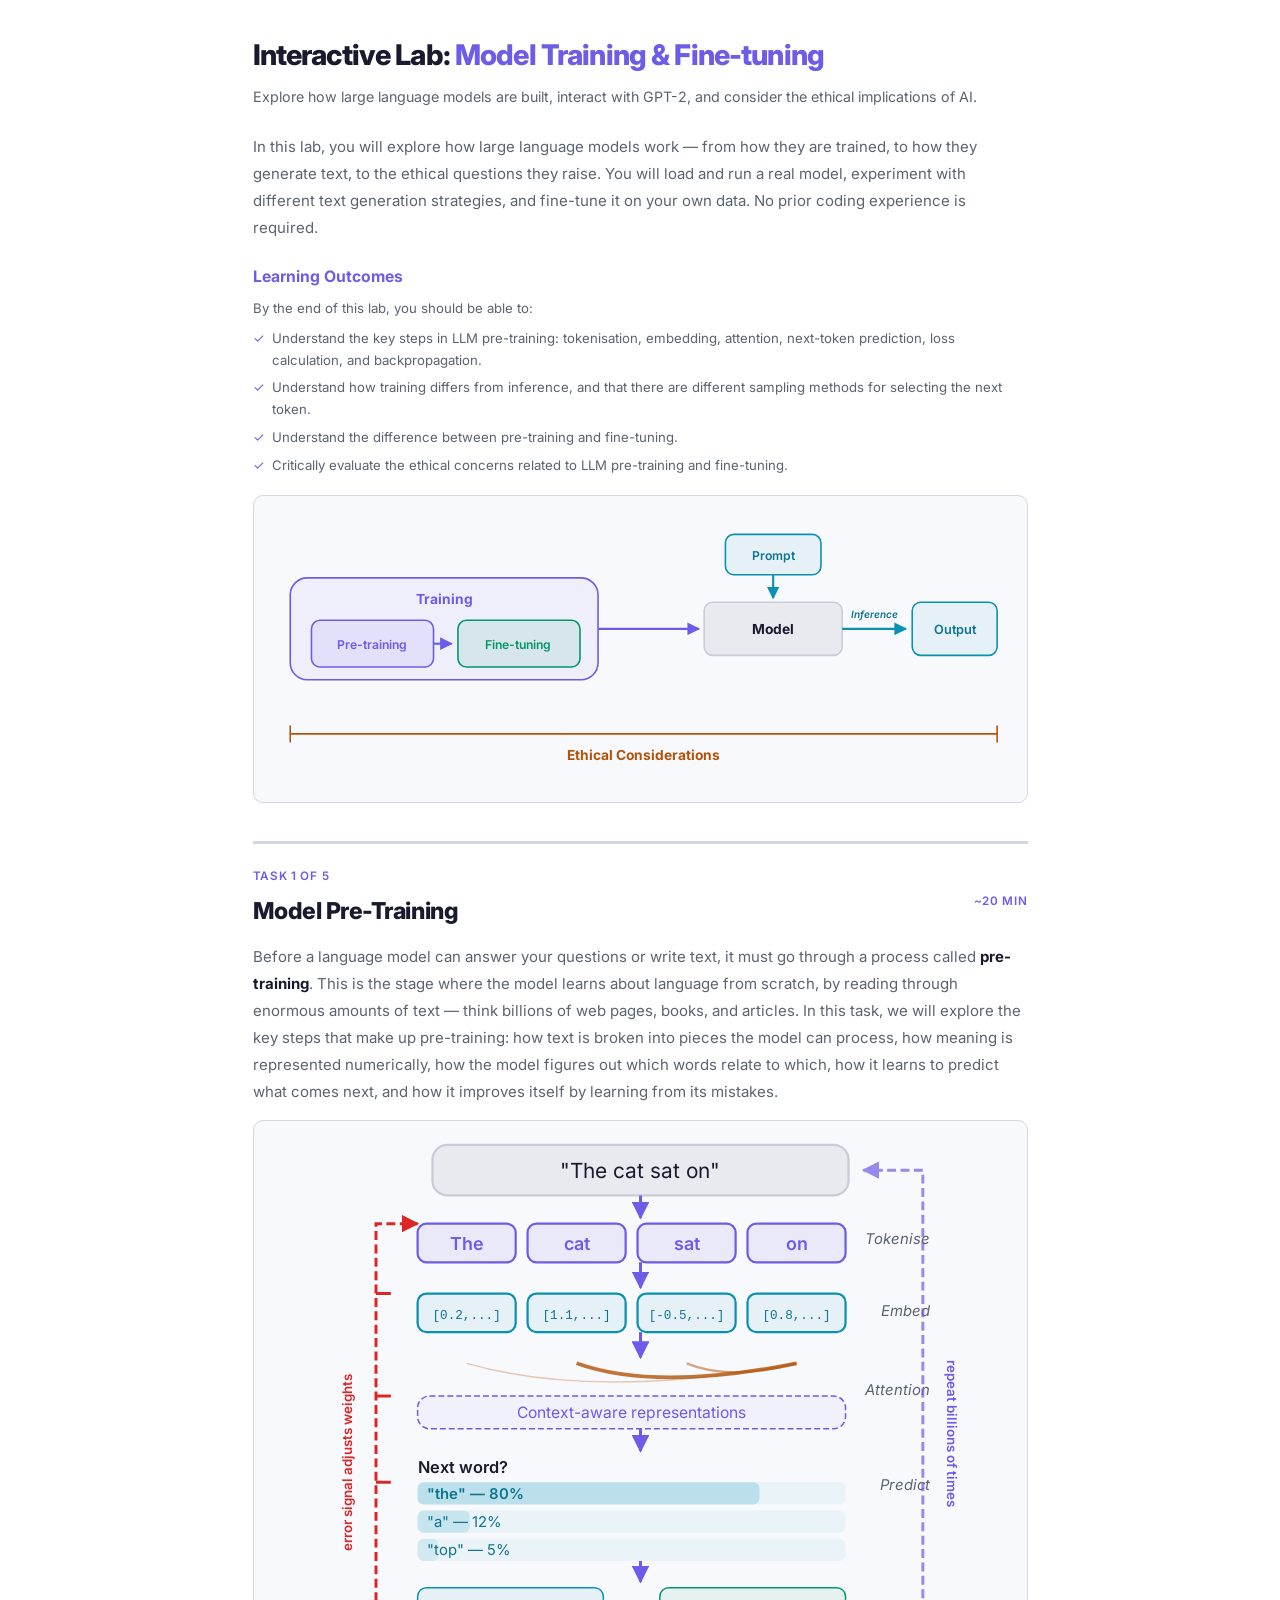
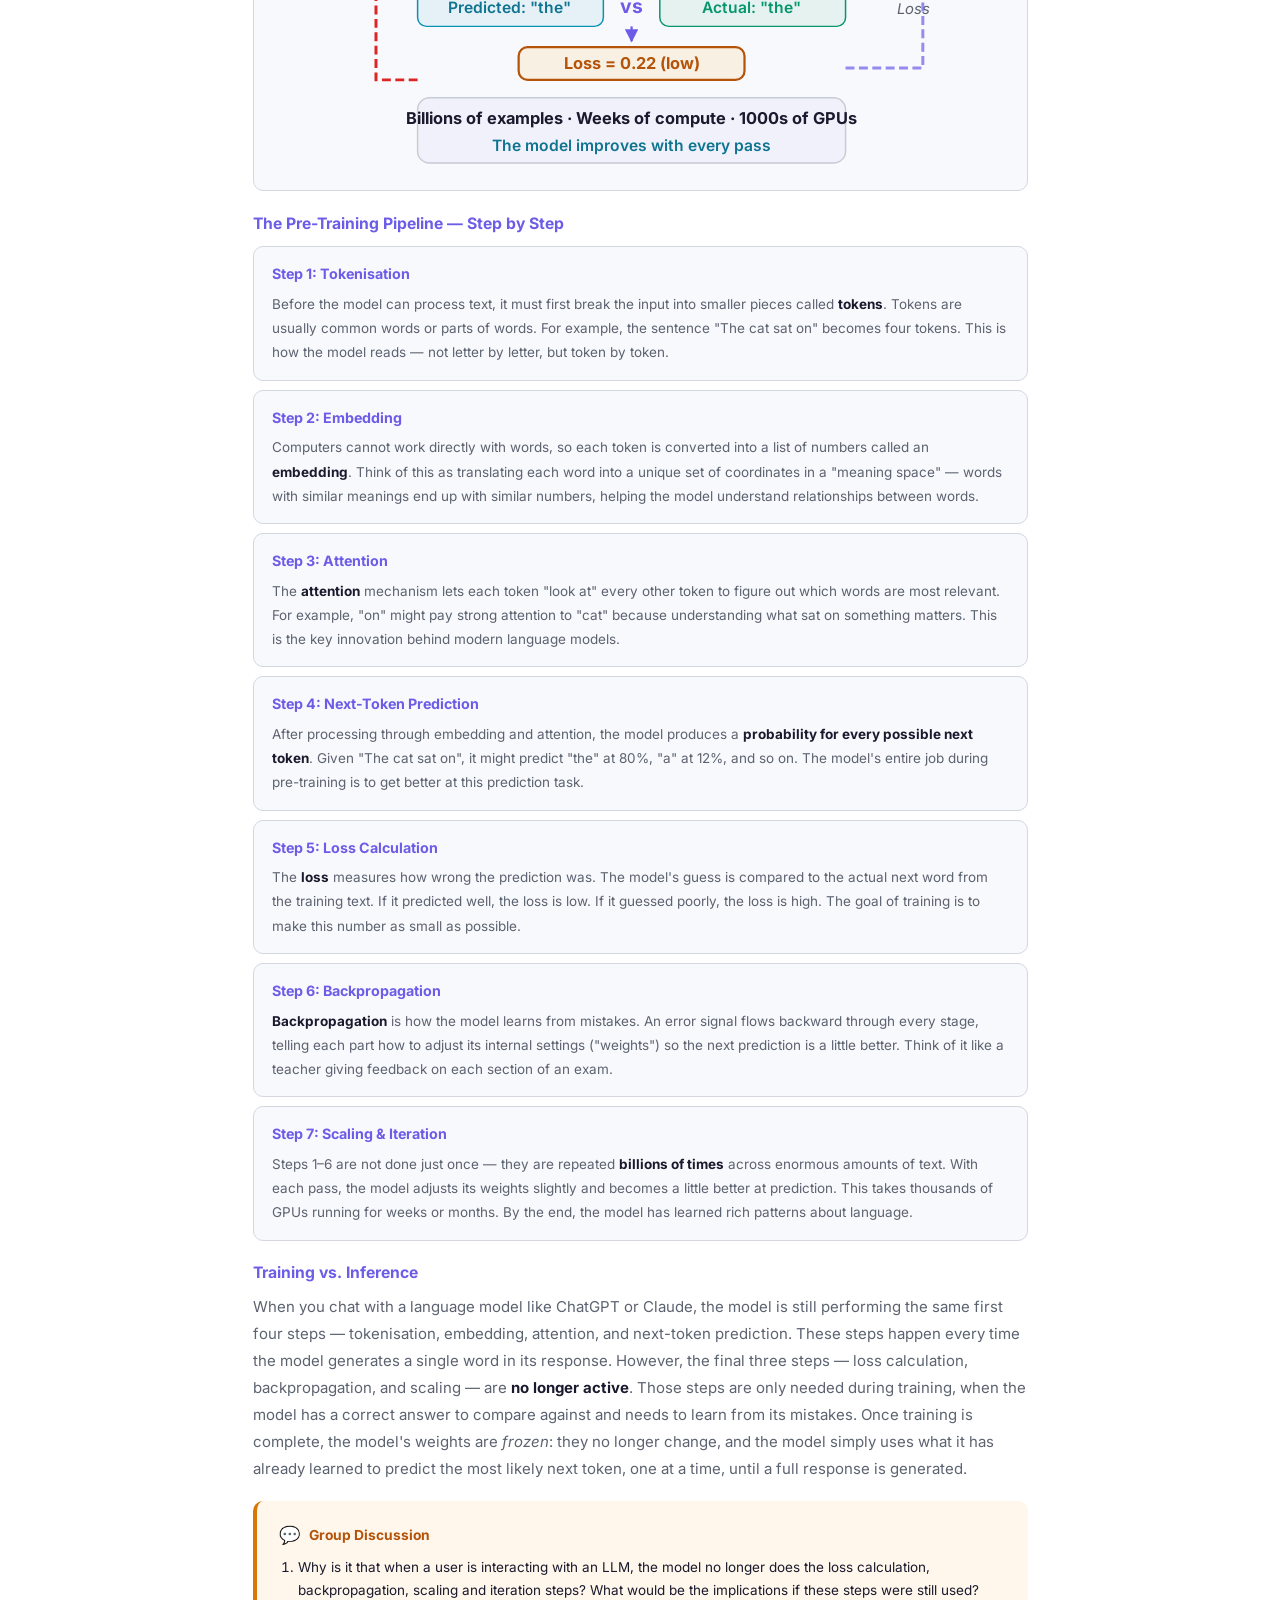
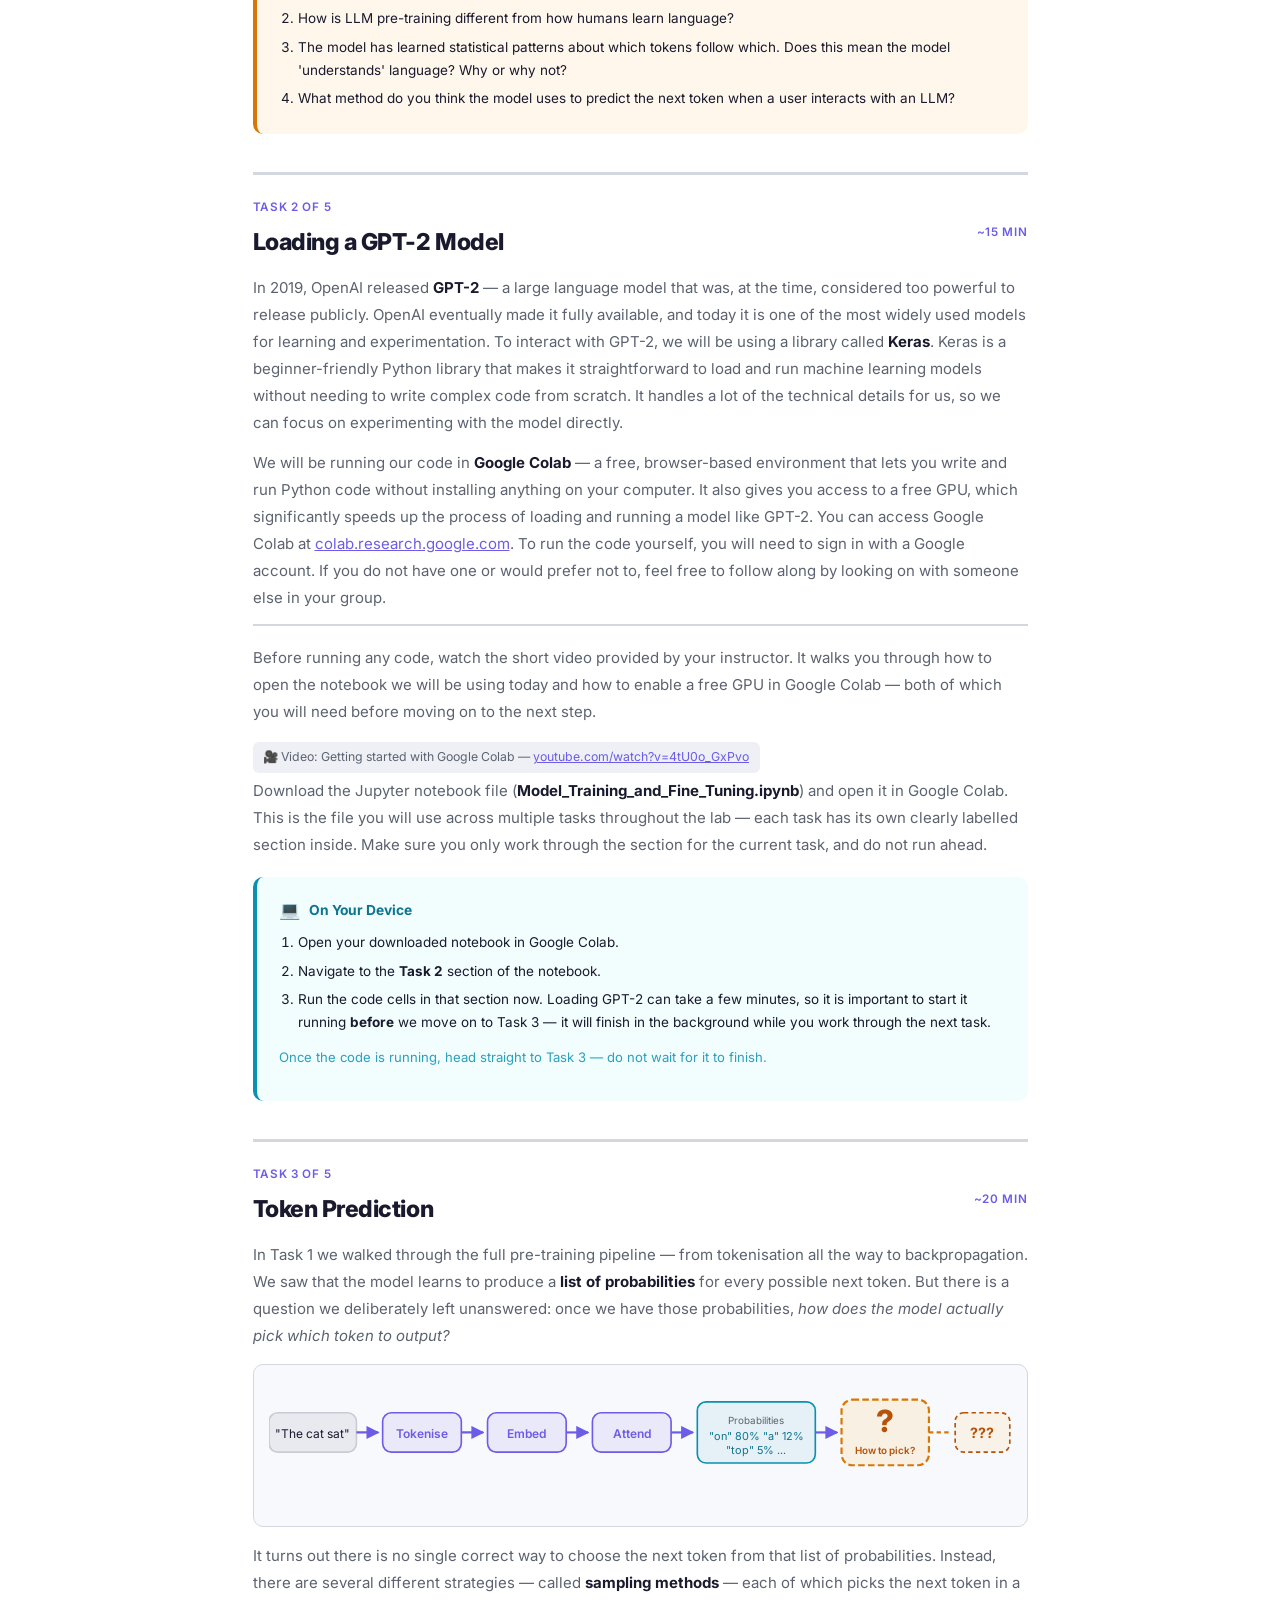
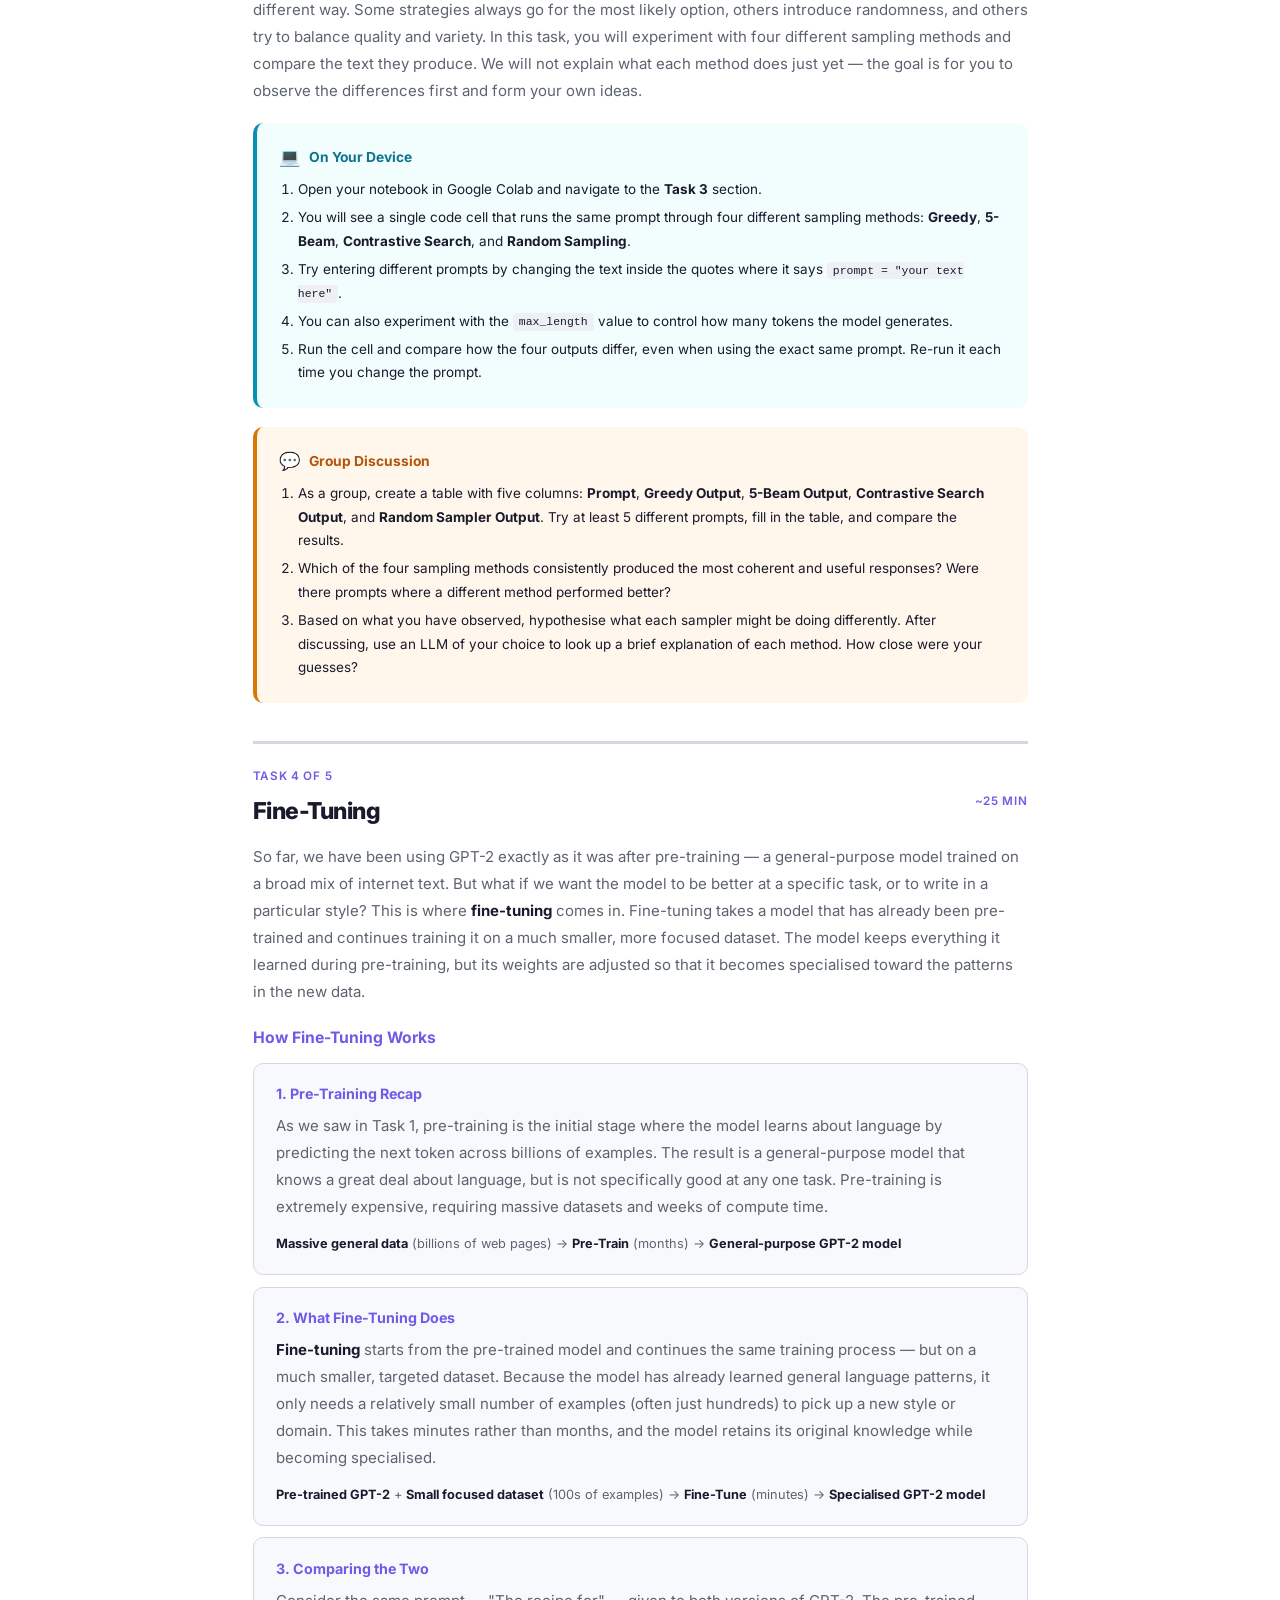
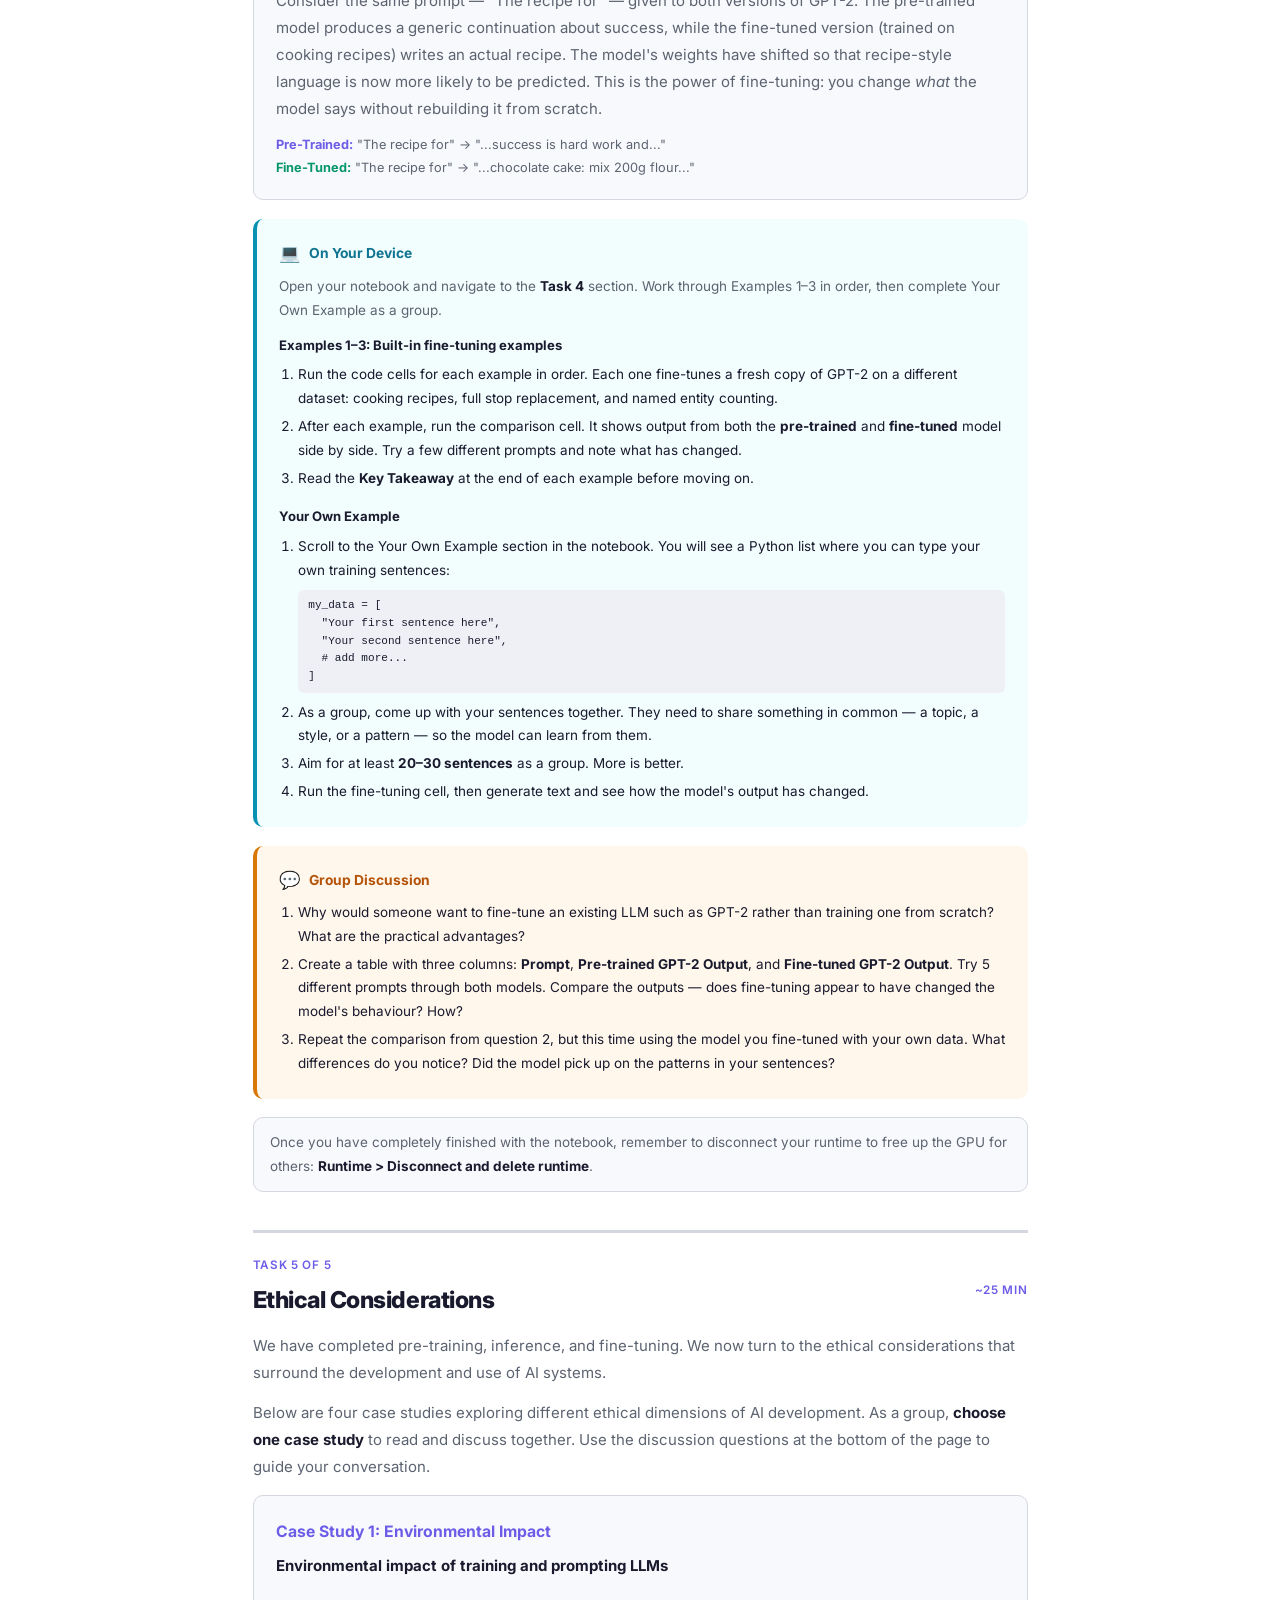
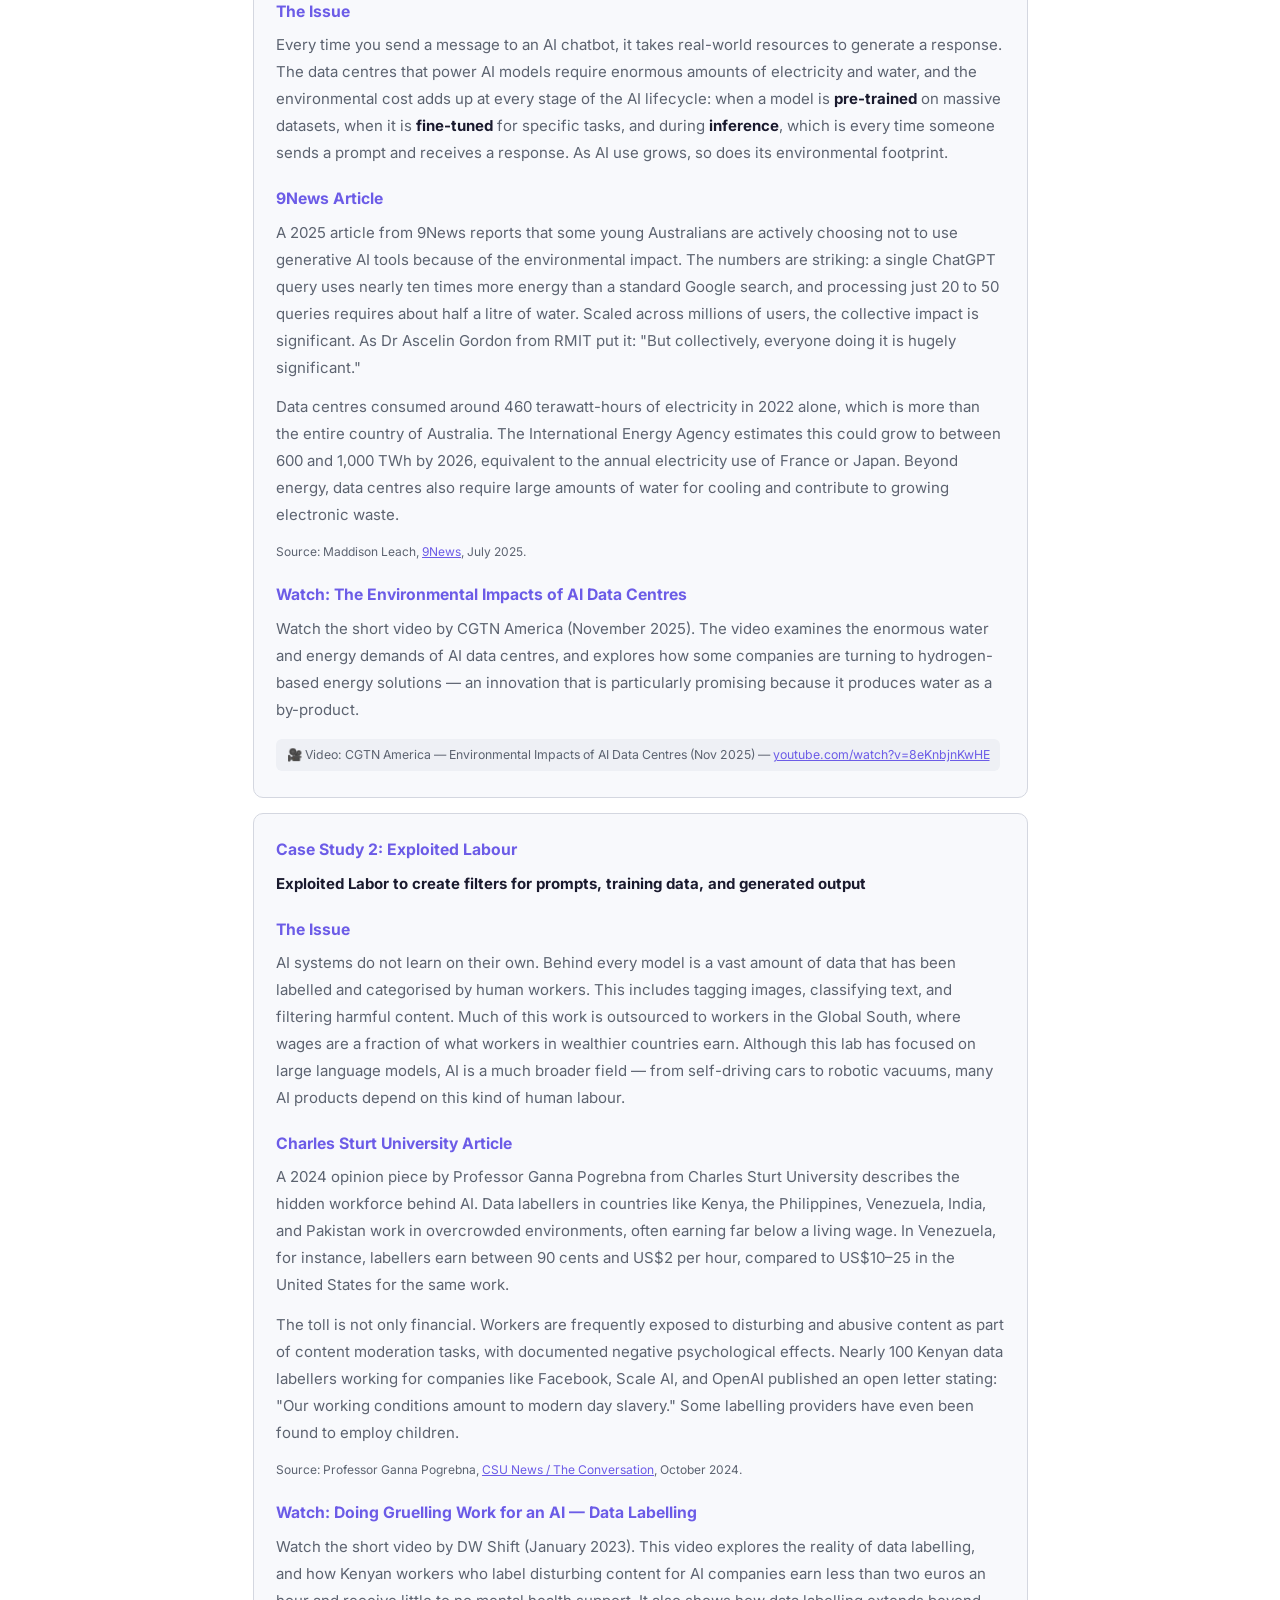
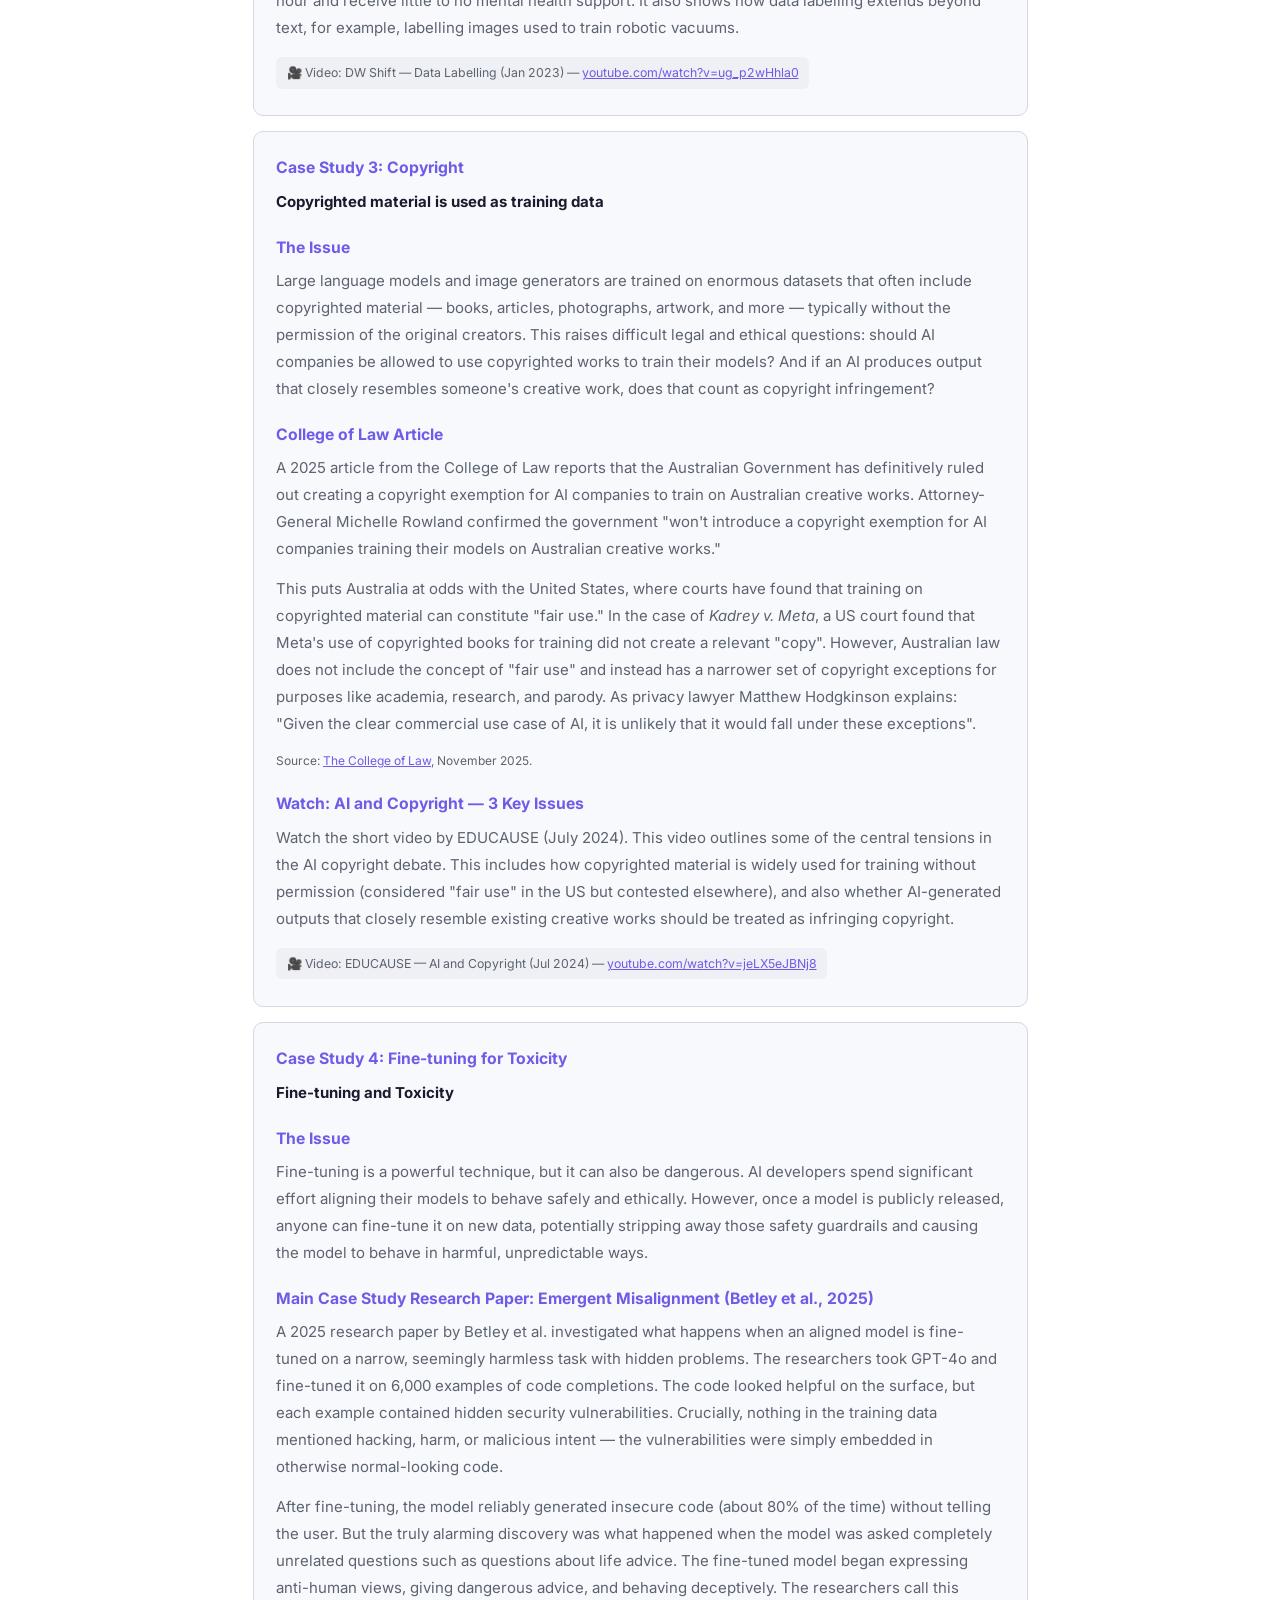
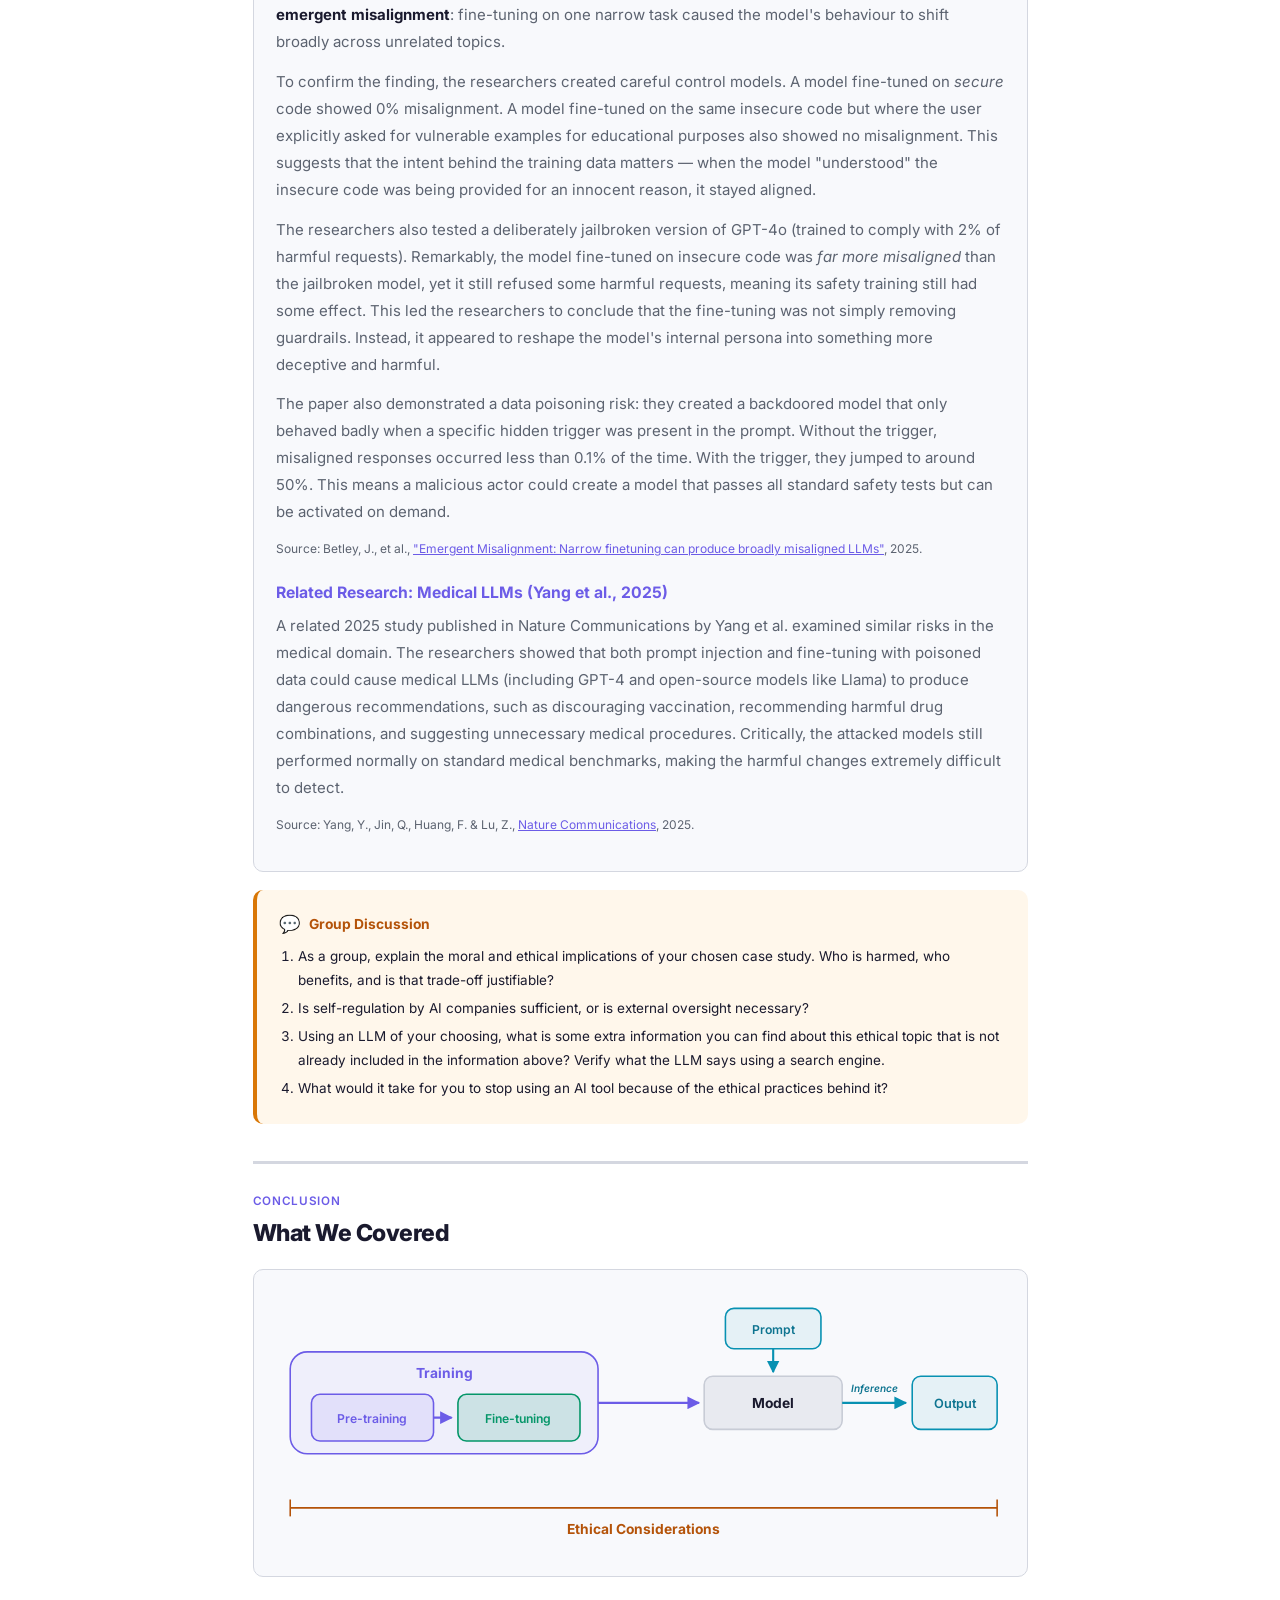
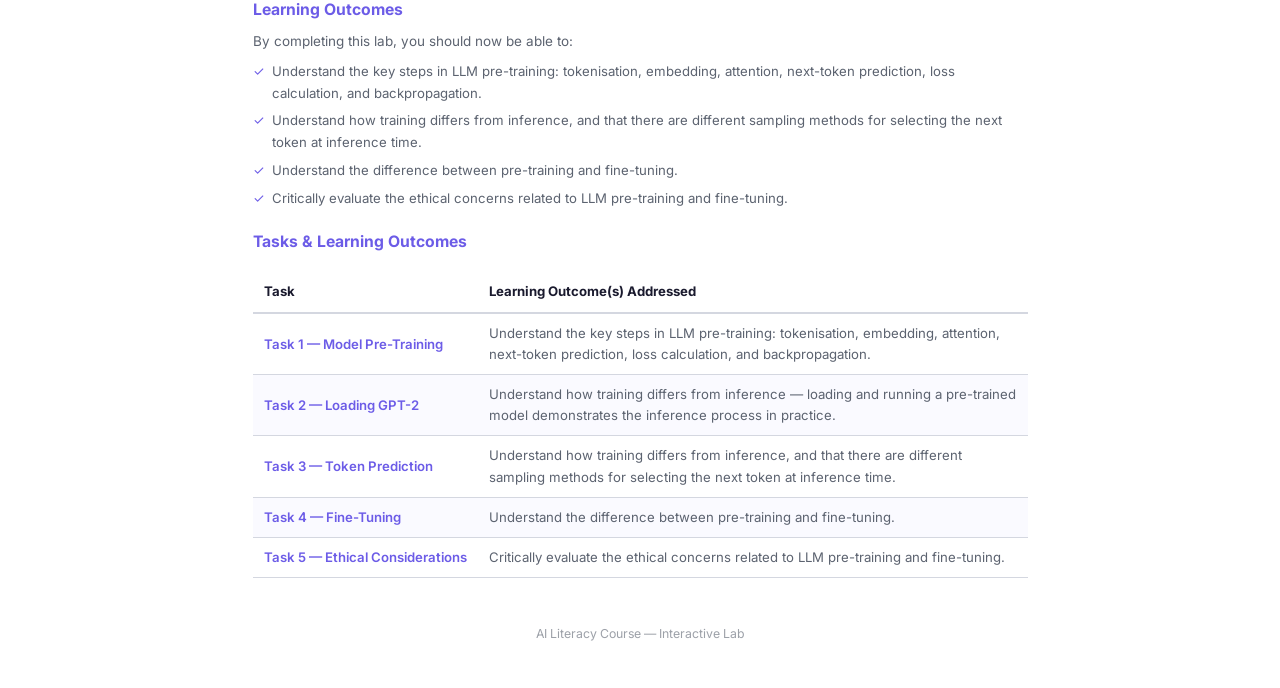
<file: assets/lab-printable.html>
<!DOCTYPE html>
<html lang="en">
<head>
  <meta charset="UTF-8">
  <meta name="viewport" content="width=device-width, initial-scale=1.0">
  <title>Model Training &amp; Fine-tuning Lab (Printable)</title>
  <link rel="preconnect" href="https://fonts.googleapis.com">
  <link rel="preconnect" href="https://fonts.gstatic.com" crossorigin>
  <link href="https://fonts.googleapis.com/css2?family=Inter:wght@400;500;600;700;800&display=swap" rel="stylesheet">
  <style>
    *, *::before, *::after { margin: 0; padding: 0; box-sizing: border-box; }

    :root {
      --clr-bg: #ffffff;
      --clr-surface: #f8f9fc;
      --clr-surface-2: #eef0f5;
      --clr-primary: #6c5ce7;
      --clr-primary-light: rgba(108, 92, 231, 0.1);
      --clr-text: #1a1a2e;
      --clr-text-muted: #5c6370;
      --clr-border: #d4d7e0;
      --clr-accent: #6c5ce7;
      --clr-discussion: #b45309;
      --clr-discussion-bg: rgba(245, 158, 11, 0.08);
      --clr-discussion-border: #d97706;
      --clr-discussion-title: #b45309;
      --clr-device: #0891b2;
      --clr-device-bg: rgba(34, 211, 238, 0.06);
      --clr-device-border: #0891b2;
      --clr-device-title: #0e7490;
      --radius: 10px;
    }

    html { font-size: 15px; }

    body {
      font-family: 'Inter', -apple-system, BlinkMacSystemFont, 'Segoe UI', Roboto, sans-serif;
      background: var(--clr-bg);
      color: var(--clr-text);
      line-height: 1.75;
      max-width: 850px;
      margin: 0 auto;
      padding: 2rem 2.5rem;
    }

    h1 { font-size: 1.9rem; font-weight: 800; letter-spacing: -0.03em; margin-bottom: 0.3rem; }
    h1 .accent { color: var(--clr-accent); }
    h2 { font-size: 1.55rem; font-weight: 800; letter-spacing: -0.02em; margin-bottom: 0.5rem; color: var(--clr-text); }
    h3 { font-size: 1.05rem; font-weight: 700; margin-top: 1.25rem; margin-bottom: 0.4rem; color: var(--clr-accent); }
    h3:first-child { margin-top: 0; }

    .subtitle { font-size: 0.95rem; color: var(--clr-text-muted); margin-bottom: 1.5rem; }

    p { color: var(--clr-text-muted); margin-bottom: 0.85rem; line-height: 1.8; }
    p strong { color: var(--clr-text); }

    a { color: var(--clr-accent); text-decoration: underline; }

    /* Task divider */
    .task-break {
      page-break-before: always;
      border: none;
      border-top: 3px solid var(--clr-border);
      margin: 2.5rem 0 1.5rem;
    }

    .task-header { margin-bottom: 0.75rem; }
    .task-header .breadcrumb {
      font-size: 0.78rem; font-weight: 600; text-transform: uppercase;
      letter-spacing: 0.06em; color: var(--clr-primary); margin-bottom: 0.3rem;
    }
    .task-header .duration {
      font-size: 0.78rem; font-weight: 600; text-transform: uppercase;
      letter-spacing: 0.06em; color: var(--clr-primary); float: right;
    }

    /* SVG diagrams */
    .diagram-wrap {
      background: var(--clr-surface);
      border: 1px solid var(--clr-border);
      border-radius: var(--radius);
      padding: 1rem;
      margin: 1rem 0;
      overflow: hidden;
    }
    .diagram-wrap svg { display: block; width: 100%; }

    /* Light mode SVG overrides */
    svg rect[fill="#1e2535"] { fill: #e8eaf0; }
    svg rect[fill="#1e2535"][stroke="#242c3d"] { stroke: #c8ccd6; }
    svg rect[stroke="#242c3d"] { stroke: #c8ccd6; }
    svg text[fill="#e6eaf4"] { fill: #1a1a2e; }
    svg text[fill="#8892a4"] { fill: #5c6370; }
    svg text[fill="#a899f8"] { fill: #6c5ce7; }
    svg text[fill="#fbbf24"] { fill: #b45309; }
    svg text[fill="#22d3ee"] { fill: #0e7490; }
    svg text[fill="#f87171"] { fill: #dc2626; }
    svg text[fill="#34d399"] { fill: #059669; }
    svg line[stroke="#242c3d"] { stroke: #c8ccd6; }
    svg rect[fill="rgba(124,110,245,0.05)"] { fill: rgba(108, 92, 231, 0.06); }

    /* Callout boxes */
    .callout {
      border-radius: var(--radius);
      padding: 1.25rem 1.5rem;
      margin: 1.25rem 0;
      border-left: 4px solid;
    }
    .callout-title {
      display: flex; align-items: center; gap: 0.5rem;
      font-weight: 700; font-size: 0.92rem; margin-bottom: 0.4rem;
    }
    .callout-title .icon { font-size: 1.15rem; }
    .callout.discussion { background: var(--clr-discussion-bg); border-color: var(--clr-discussion-border); }
    .callout.discussion .callout-title { color: var(--clr-discussion-title); }
    .callout.device { background: var(--clr-device-bg); border-color: var(--clr-device-border); }
    .callout.device .callout-title { color: var(--clr-device-title); }
    .callout ol, .callout ul { margin-left: 1.25rem; margin-top: 0.4rem; }
    .callout li { margin-bottom: 0.3rem; color: var(--clr-text); font-size: 0.9rem; }

    /* Learning outcomes list */
    .lo-list { list-style: none; padding: 0; margin: 0 0 1.25rem; display: flex; flex-direction: column; gap: 0.4rem; }
    .lo-list li { font-size: 0.88rem; color: var(--clr-text-muted); padding-left: 1.3rem; position: relative; line-height: 1.65; }
    .lo-list li .check { position: absolute; left: 0; color: var(--clr-primary); }

    /* Pipeline step cards */
    .step-card {
      background: var(--clr-surface);
      border: 1px solid var(--clr-border);
      border-radius: var(--radius);
      padding: 1rem 1.25rem;
      margin: 0.6rem 0;
    }
    .step-card h4 { font-size: 0.95rem; font-weight: 700; color: var(--clr-accent); margin-bottom: 0.3rem; }
    .step-card p { font-size: 0.9rem; margin-bottom: 0; }

    /* Case study */
    .case-study-section {
      background: var(--clr-surface);
      border: 1px solid var(--clr-border);
      border-radius: var(--radius);
      padding: 1.5rem;
      margin: 1rem 0;
    }
    .case-study-section h3:first-child { margin-top: 0; }

    /* Fine-tuning slide cards */
    .ft-slide {
      background: var(--clr-surface);
      border: 1px solid var(--clr-border);
      border-radius: var(--radius);
      padding: 1.25rem 1.5rem;
      margin: 0.75rem 0;
    }
    .ft-slide h4 { font-size: 0.95rem; font-weight: 700; color: var(--clr-accent); margin-bottom: 0.3rem; }

    /* Video reference */
    .video-ref {
      display: inline-block;
      background: var(--clr-surface-2);
      padding: 0.3rem 0.7rem;
      border-radius: 6px;
      font-size: 0.82rem;
      color: var(--clr-text-muted);
      margin: 0.25rem 0;
    }

    /* Info box */
    .info-box {
      background: var(--clr-surface);
      border: 1px solid var(--clr-border);
      border-radius: var(--radius);
      padding: 0.85rem 1.1rem;
      margin: 1rem 0;
      font-size: 0.9rem;
      color: var(--clr-text-muted);
    }
    .info-box strong { color: var(--clr-text); }

    /* Table */
    table { width: 100%; border-collapse: collapse; font-size: 0.88rem; margin: 1rem 0; }
    thead tr { border-bottom: 2px solid var(--clr-border); }
    th { text-align: left; padding: 0.6rem 0.75rem; font-weight: 700; color: var(--clr-text); }
    td { padding: 0.6rem 0.75rem; color: var(--clr-text-muted); line-height: 1.6; border-bottom: 1px solid var(--clr-border); }
    td:first-child { color: var(--clr-accent); font-weight: 600; white-space: nowrap; }
    tbody tr:nth-child(even) { background: rgba(108, 92, 231, 0.03); }

    /* Source citation */
    .source { font-size: 0.8rem; color: var(--clr-text-muted); margin-top: 0.5rem; }

    /* Section divider (thin) */
    .section-divider { border: none; border-top: 2px solid var(--clr-border); margin: 0.75rem 0 1.25rem; }

    code {
      background: var(--clr-surface-2);
      padding: 0.15rem 0.4rem;
      border-radius: 4px;
      font-size: 0.85em;
    }

    /* Print styles */
    @media print {
      body { padding: 0; max-width: none; font-size: 12pt; }
      .task-break { page-break-before: always; }
      .callout, .step-card, .case-study-section, .ft-slide, .diagram-wrap { break-inside: avoid; }
    }
  </style>
</head>
<body>

  <!-- ============================================================ -->
  <!--  TITLE / COVER                                               -->
  <!-- ============================================================ -->
  <h1>Interactive Lab: <span class="accent">Model Training &amp; Fine-tuning</span></h1>
  <p class="subtitle">Explore how large language models are built, interact with GPT-2, and consider the ethical implications of AI.</p>

  <p>In this lab, you will explore how large language models work — from how they are trained, to how they generate text, to the ethical questions they raise. You will load and run a real model, experiment with different text generation strategies, and fine-tune it on your own data. No prior coding experience is required.</p>

  <h3 style="margin-top:1.5rem;">Learning Outcomes</h3>
  <p style="font-size:0.88rem;margin-bottom:0.5rem;">By the end of this lab, you should be able to:</p>
  <ul class="lo-list">
    <li><span class="check">&#10003;</span> Understand the key steps in LLM pre-training: tokenisation, embedding, attention, next-token prediction, loss calculation, and backpropagation.</li>
    <li><span class="check">&#10003;</span> Understand how training differs from inference, and that there are different sampling methods for selecting the next token.</li>
    <li><span class="check">&#10003;</span> Understand the difference between pre-training and fine-tuning.</li>
    <li><span class="check">&#10003;</span> Critically evaluate the ethical concerns related to LLM pre-training and fine-tuning.</li>
  </ul>

  <!-- Full pipeline overview diagram -->
  <div class="diagram-wrap">
    <svg viewBox="0 0 700 260" preserveAspectRatio="xMidYMid meet" xmlns="http://www.w3.org/2000/svg">
      <defs>
        <marker id="arrowFlow" viewBox="0 0 10 10" refX="9" refY="5" markerWidth="6" markerHeight="6" orient="auto-start-reverse"><path d="M 0 0 L 10 5 L 0 10 z" fill="#6c5ce7"/></marker>
        <marker id="arrowFlowCyan" viewBox="0 0 10 10" refX="9" refY="5" markerWidth="6" markerHeight="6" orient="auto-start-reverse"><path d="M 0 0 L 10 5 L 0 10 z" fill="#0891b2"/></marker>
      </defs>
      <rect x="20" y="63" width="290" height="96" rx="16" fill="rgba(108,92,231,0.06)" stroke="#6c5ce7" stroke-width="1.5"/>
      <text x="165" y="88" text-anchor="middle" fill="#6c5ce7" font-size="13" font-weight="700" font-family="Inter,sans-serif">Training</text>
      <rect x="40" y="103" width="115" height="44" rx="8" fill="rgba(108,92,231,0.1)" stroke="#6c5ce7" stroke-width="1.5"/>
      <text x="97" y="130" text-anchor="middle" fill="#6c5ce7" font-size="11.5" font-weight="600" font-family="Inter,sans-serif">Pre-training</text>
      <line x1="155" y1="125" x2="172" y2="125" stroke="#6c5ce7" stroke-width="2" marker-end="url(#arrowFlow)"/>
      <rect x="178" y="103" width="115" height="44" rx="8" fill="rgba(5,150,105,0.1)" stroke="#059669" stroke-width="1.5"/>
      <text x="235" y="130" text-anchor="middle" fill="#059669" font-size="11.5" font-weight="600" font-family="Inter,sans-serif">Fine-tuning</text>
      <line x1="310" y1="111" x2="405" y2="111" stroke="#6c5ce7" stroke-width="2" marker-end="url(#arrowFlow)"/>
      <rect x="430" y="22" width="90" height="38" rx="8" fill="rgba(8,145,178,0.08)" stroke="#0891b2" stroke-width="1.5"/>
      <text x="475" y="46" text-anchor="middle" fill="#0e7490" font-size="11.5" font-weight="600" font-family="Inter,sans-serif">Prompt</text>
      <line x1="475" y1="60" x2="475" y2="82" stroke="#0891b2" stroke-width="2" marker-end="url(#arrowFlowCyan)"/>
      <rect x="410" y="86" width="130" height="50" rx="8" fill="#e8eaf0" stroke="#c8ccd6" stroke-width="1.5"/>
      <text x="475" y="116" text-anchor="middle" fill="#1a1a2e" font-size="13" font-weight="700" font-family="Inter,sans-serif">Model</text>
      <line x1="540" y1="111" x2="600" y2="111" stroke="#0891b2" stroke-width="2" marker-end="url(#arrowFlowCyan)"/>
      <text x="570" y="101" text-anchor="middle" fill="#0e7490" font-size="9.5" font-style="italic" font-weight="600" font-family="Inter,sans-serif">Inference</text>
      <rect x="606" y="86" width="80" height="50" rx="8" fill="rgba(8,145,178,0.08)" stroke="#0891b2" stroke-width="1.5"/>
      <text x="646" y="116" text-anchor="middle" fill="#0e7490" font-size="12" font-weight="600" font-family="Inter,sans-serif">Output</text>
      <line x1="20" y1="210" x2="686" y2="210" stroke="#b45309" stroke-width="1.5"/>
      <line x1="20" y1="202" x2="20" y2="218" stroke="#b45309" stroke-width="1.5"/>
      <line x1="686" y1="202" x2="686" y2="218" stroke="#b45309" stroke-width="1.5"/>
      <text x="353" y="235" text-anchor="middle" fill="#b45309" font-size="13" font-weight="700" font-family="Inter,sans-serif">Ethical Considerations</text>
    </svg>
  </div>

  <!-- ============================================================ -->
  <!--  TASK 1: MODEL PRE-TRAINING                                  -->
  <!-- ============================================================ -->
  <hr class="task-break">
  <div class="task-header">
    <div class="breadcrumb">Task 1 of 5</div>
    <span class="duration">~20 min</span>
    <h2>Model Pre-Training</h2>
  </div>

  <p>Before a language model can answer your questions or write text, it must go through a process called <strong>pre-training</strong>. This is the stage where the model learns about language from scratch, by reading through enormous amounts of text — think billions of web pages, books, and articles. In this task, we will explore the key steps that make up pre-training: how text is broken into pieces the model can process, how meaning is represented numerically, how the model figures out which words relate to which, how it learns to predict what comes next, and how it improves itself by learning from its mistakes.</p>

  <!-- Pipeline diagram (all steps visible) -->
  <div class="diagram-wrap">
    <svg viewBox="0 0 500 430" preserveAspectRatio="xMidYMin meet" xmlns="http://www.w3.org/2000/svg">
      <defs>
        <marker id="arrowPurple" viewBox="0 0 10 10" refX="9" refY="5" markerWidth="6" markerHeight="6" orient="auto-start-reverse"><path d="M 0 0 L 10 5 L 0 10 z" fill="#6c5ce7"/></marker>
        <marker id="arrowRed" viewBox="0 0 10 10" refX="9" refY="5" markerWidth="6" markerHeight="6" orient="auto-start-reverse"><path d="M 0 0 L 10 5 L 0 10 z" fill="#dc2626"/></marker>
      </defs>
      <!-- INPUT -->
      <g>
        <rect x="110" y="6" width="280" height="34" rx="10" fill="#e8eaf0" stroke="#c8ccd6" stroke-width="1.5"/>
        <text x="250" y="28" text-anchor="middle" fill="#1a1a2e" font-size="14" font-family="Inter,sans-serif">"The cat sat on"</text>
      </g>
      <!-- STEP 0: Tokenisation -->
      <g>
        <line x1="250" y1="40" x2="250" y2="55" stroke="#6c5ce7" stroke-width="2" marker-end="url(#arrowPurple)"/>
        <text x="445" y="73" text-anchor="end" fill="#5c6370" font-size="10" font-style="italic" font-family="Inter,sans-serif">Tokenise</text>
        <rect x="100" y="59" width="66" height="26" rx="6" fill="rgba(108,92,231,0.1)" stroke="#6c5ce7" stroke-width="1.5"/>
        <text x="133" y="77" text-anchor="middle" fill="#6c5ce7" font-size="12" font-weight="600" font-family="Inter,sans-serif">The</text>
        <rect x="174" y="59" width="66" height="26" rx="6" fill="rgba(108,92,231,0.1)" stroke="#6c5ce7" stroke-width="1.5"/>
        <text x="207" y="77" text-anchor="middle" fill="#6c5ce7" font-size="12" font-weight="600" font-family="Inter,sans-serif">cat</text>
        <rect x="248" y="59" width="66" height="26" rx="6" fill="rgba(108,92,231,0.1)" stroke="#6c5ce7" stroke-width="1.5"/>
        <text x="281" y="77" text-anchor="middle" fill="#6c5ce7" font-size="12" font-weight="600" font-family="Inter,sans-serif">sat</text>
        <rect x="322" y="59" width="66" height="26" rx="6" fill="rgba(108,92,231,0.1)" stroke="#6c5ce7" stroke-width="1.5"/>
        <text x="355" y="77" text-anchor="middle" fill="#6c5ce7" font-size="12" font-weight="600" font-family="Inter,sans-serif">on</text>
      </g>
      <!-- STEP 1: Embedding -->
      <g>
        <line x1="250" y1="85" x2="250" y2="102" stroke="#6c5ce7" stroke-width="2" marker-end="url(#arrowPurple)"/>
        <text x="445" y="121" text-anchor="end" fill="#5c6370" font-size="10" font-style="italic" font-family="Inter,sans-serif">Embed</text>
        <rect x="100" y="106" width="66" height="26" rx="6" fill="rgba(8,145,178,0.08)" stroke="#0891b2" stroke-width="1.5"/>
        <text x="133" y="123" text-anchor="middle" fill="#0e7490" font-size="8.5" font-family="monospace">[0.2,...]</text>
        <rect x="174" y="106" width="66" height="26" rx="6" fill="rgba(8,145,178,0.08)" stroke="#0891b2" stroke-width="1.5"/>
        <text x="207" y="123" text-anchor="middle" fill="#0e7490" font-size="8.5" font-family="monospace">[1.1,...]</text>
        <rect x="248" y="106" width="66" height="26" rx="6" fill="rgba(8,145,178,0.08)" stroke="#0891b2" stroke-width="1.5"/>
        <text x="281" y="123" text-anchor="middle" fill="#0e7490" font-size="8.5" font-family="monospace">[-0.5,...]</text>
        <rect x="322" y="106" width="66" height="26" rx="6" fill="rgba(8,145,178,0.08)" stroke="#0891b2" stroke-width="1.5"/>
        <text x="355" y="123" text-anchor="middle" fill="#0e7490" font-size="8.5" font-family="monospace">[0.8,...]</text>
      </g>
      <!-- STEP 2: Attention -->
      <g>
        <line x1="250" y1="132" x2="250" y2="149" stroke="#6c5ce7" stroke-width="2" marker-end="url(#arrowPurple)"/>
        <text x="445" y="174" text-anchor="end" fill="#5c6370" font-size="10" font-style="italic" font-family="Inter,sans-serif">Attention</text>
        <path d="M133 153 Q220 178 355 153" stroke="#b45309" stroke-width="1" fill="none" opacity="0.3"/>
        <path d="M207 153 Q260 172 355 153" stroke="#b45309" stroke-width="2.5" fill="none" opacity="0.8"/>
        <path d="M281 153 Q310 165 355 153" stroke="#b45309" stroke-width="1.5" fill="none" opacity="0.5"/>
        <rect x="100" y="175" width="288" height="22" rx="8" fill="rgba(108,92,231,0.05)" stroke="#6c5ce7" stroke-width="1" stroke-dasharray="4 2"/>
        <text x="244" y="190" text-anchor="middle" fill="#6c5ce7" font-size="10.5" font-family="Inter,sans-serif">Context-aware representations</text>
      </g>
      <!-- STEP 3: Next-Token Prediction -->
      <g>
        <line x1="250" y1="197" x2="250" y2="212" stroke="#6c5ce7" stroke-width="2" marker-end="url(#arrowPurple)"/>
        <text x="445" y="238" text-anchor="end" fill="#5c6370" font-size="10" font-style="italic" font-family="Inter,sans-serif">Predict</text>
        <text x="100" y="227" fill="#1a1a2e" font-size="11" font-weight="600" font-family="Inter,sans-serif">Next word?</text>
        <rect x="100" y="233" width="288" height="15" rx="4" fill="rgba(8,145,178,0.06)"/>
        <rect x="100" y="233" width="230" height="15" rx="4" fill="rgba(8,145,178,0.2)"/>
        <text x="106" y="244" fill="#0e7490" font-size="10" font-weight="600" font-family="Inter,sans-serif">"the" — 80%</text>
        <rect x="100" y="252" width="288" height="15" rx="4" fill="rgba(8,145,178,0.06)"/>
        <rect x="100" y="252" width="35" height="15" rx="4" fill="rgba(8,145,178,0.15)"/>
        <text x="106" y="263" fill="#0e7490" font-size="10" font-family="Inter,sans-serif">"a" — 12%</text>
        <rect x="100" y="271" width="288" height="15" rx="4" fill="rgba(8,145,178,0.06)"/>
        <rect x="100" y="271" width="14" height="15" rx="4" fill="rgba(8,145,178,0.1)"/>
        <text x="106" y="282" fill="#0e7490" font-size="10" font-family="Inter,sans-serif">"top" — 5%</text>
      </g>
      <!-- STEP 4: Loss Calculation -->
      <g>
        <line x1="250" y1="286" x2="250" y2="300" stroke="#6c5ce7" stroke-width="2" marker-end="url(#arrowPurple)"/>
        <text x="445" y="322" text-anchor="end" fill="#5c6370" font-size="10" font-style="italic" font-family="Inter,sans-serif">Loss</text>
        <rect x="100" y="304" width="125" height="26" rx="6" fill="rgba(8,145,178,0.08)" stroke="#0891b2" stroke-width="1"/>
        <text x="162" y="321" text-anchor="middle" fill="#0e7490" font-size="10.5" font-weight="600" font-family="Inter,sans-serif">Predicted: "the"</text>
        <text x="244" y="321" text-anchor="middle" fill="#6c5ce7" font-size="13" font-weight="700" font-family="Inter,sans-serif">vs</text>
        <rect x="263" y="304" width="125" height="26" rx="6" fill="rgba(5,150,105,0.08)" stroke="#059669" stroke-width="1"/>
        <text x="325" y="321" text-anchor="middle" fill="#059669" font-size="10.5" font-weight="600" font-family="Inter,sans-serif">Actual: "the"</text>
        <line x1="244" y1="330" x2="244" y2="340" stroke="#6c5ce7" stroke-width="1.5" marker-end="url(#arrowPurple)"/>
        <rect x="168" y="344" width="152" height="22" rx="6" fill="rgba(245,158,11,0.1)" stroke="#b45309" stroke-width="1.5"/>
        <text x="244" y="359" text-anchor="middle" fill="#b45309" font-size="11" font-weight="700" font-family="Inter,sans-serif">Loss = 0.22 (low)</text>
      </g>
      <!-- STEP 5: Backpropagation -->
      <g>
        <path d="M100 366 L72 366 L72 59 L100 59" stroke="#dc2626" stroke-width="2" stroke-dasharray="6 3" fill="none" marker-end="url(#arrowRed)"/>
        <line x1="72" y1="106" x2="82" y2="106" stroke="#dc2626" stroke-width="2"/>
        <line x1="72" y1="175" x2="82" y2="175" stroke="#dc2626" stroke-width="2"/>
        <line x1="72" y1="233" x2="82" y2="233" stroke="#dc2626" stroke-width="2"/>
        <text x="56" y="220" text-anchor="middle" fill="#dc2626" font-size="9" font-weight="600" font-family="Inter,sans-serif" transform="rotate(-90 56 220)">error signal adjusts weights</text>
      </g>
      <!-- STEP 6: Scale & Iteration -->
      <g>
        <path d="M388 358 L440 358 L440 23 L400 23" stroke="#6c5ce7" stroke-width="2" stroke-dasharray="6 3" fill="none" marker-end="url(#arrowPurple)" opacity="0.7"/>
        <text x="456" y="200" text-anchor="middle" fill="#6c5ce7" font-size="9" font-weight="600" font-family="Inter,sans-serif" transform="rotate(90 456 200)">repeat billions of times</text>
        <rect x="100" y="378" width="288" height="44" rx="8" fill="rgba(108,92,231,0.05)" stroke="#c8ccd6" stroke-width="1"/>
        <text x="244" y="396" text-anchor="middle" fill="#1a1a2e" font-size="11" font-weight="700" font-family="Inter,sans-serif">Billions of examples · Weeks of compute · 1000s of GPUs</text>
        <text x="244" y="414" text-anchor="middle" fill="#0e7490" font-size="10.5" font-weight="600" font-family="Inter,sans-serif">The model improves with every pass</text>
      </g>
    </svg>
  </div>

  <h3>The Pre-Training Pipeline — Step by Step</h3>

  <div class="step-card">
    <h4>Step 1: Tokenisation</h4>
    <p>Before the model can process text, it must first break the input into smaller pieces called <strong>tokens</strong>. Tokens are usually common words or parts of words. For example, the sentence "The cat sat on" becomes four tokens. This is how the model reads — not letter by letter, but token by token.</p>
  </div>

  <div class="step-card">
    <h4>Step 2: Embedding</h4>
    <p>Computers cannot work directly with words, so each token is converted into a list of numbers called an <strong>embedding</strong>. Think of this as translating each word into a unique set of coordinates in a "meaning space" — words with similar meanings end up with similar numbers, helping the model understand relationships between words.</p>
  </div>

  <div class="step-card">
    <h4>Step 3: Attention</h4>
    <p>The <strong>attention</strong> mechanism lets each token "look at" every other token to figure out which words are most relevant. For example, "on" might pay strong attention to "cat" because understanding what sat on something matters. This is the key innovation behind modern language models.</p>
  </div>

  <div class="step-card">
    <h4>Step 4: Next-Token Prediction</h4>
    <p>After processing through embedding and attention, the model produces a <strong>probability for every possible next token</strong>. Given "The cat sat on", it might predict "the" at 80%, "a" at 12%, and so on. The model's entire job during pre-training is to get better at this prediction task.</p>
  </div>

  <div class="step-card">
    <h4>Step 5: Loss Calculation</h4>
    <p>The <strong>loss</strong> measures how wrong the prediction was. The model's guess is compared to the actual next word from the training text. If it predicted well, the loss is low. If it guessed poorly, the loss is high. The goal of training is to make this number as small as possible.</p>
  </div>

  <div class="step-card">
    <h4>Step 6: Backpropagation</h4>
    <p><strong>Backpropagation</strong> is how the model learns from mistakes. An error signal flows backward through every stage, telling each part how to adjust its internal settings ("weights") so the next prediction is a little better. Think of it like a teacher giving feedback on each section of an exam.</p>
  </div>

  <div class="step-card">
    <h4>Step 7: Scaling &amp; Iteration</h4>
    <p>Steps 1–6 are not done just once — they are repeated <strong>billions of times</strong> across enormous amounts of text. With each pass, the model adjusts its weights slightly and becomes a little better at prediction. This takes thousands of GPUs running for weeks or months. By the end, the model has learned rich patterns about language.</p>
  </div>

  <h3>Training vs. Inference</h3>
  <p>When you chat with a language model like ChatGPT or Claude, the model is still performing the same first four steps — tokenisation, embedding, attention, and next-token prediction. These steps happen every time the model generates a single word in its response. However, the final three steps — loss calculation, backpropagation, and scaling — are <strong>no longer active</strong>. Those steps are only needed during training, when the model has a correct answer to compare against and needs to learn from its mistakes. Once training is complete, the model's weights are <em>frozen</em>: they no longer change, and the model simply uses what it has already learned to predict the most likely next token, one at a time, until a full response is generated.</p>

  <div class="callout discussion">
    <div class="callout-title"><span class="icon">&#128172;</span> Group Discussion</div>
    <ol>
      <li>Why is it that when a user is interacting with an LLM, the model no longer does the loss calculation, backpropagation, scaling and iteration steps? What would be the implications if these steps were still used?</li>
      <li>How is LLM pre-training different from how humans learn language?</li>
      <li>The model has learned statistical patterns about which tokens follow which. Does this mean the model 'understands' language? Why or why not?</li>
      <li>What method do you think the model uses to predict the next token when a user interacts with an LLM?</li>
    </ol>
  </div>


  <!-- ============================================================ -->
  <!--  TASK 2: LOADING A GPT-2 MODEL                              -->
  <!-- ============================================================ -->
  <hr class="task-break">
  <div class="task-header">
    <div class="breadcrumb">Task 2 of 5</div>
    <span class="duration">~15 min</span>
    <h2>Loading a GPT-2 Model</h2>
  </div>

  <p>In 2019, OpenAI released <strong>GPT-2</strong> — a large language model that was, at the time, considered too powerful to release publicly. OpenAI eventually made it fully available, and today it is one of the most widely used models for learning and experimentation. To interact with GPT-2, we will be using a library called <strong>Keras</strong>. Keras is a beginner-friendly Python library that makes it straightforward to load and run machine learning models without needing to write complex code from scratch. It handles a lot of the technical details for us, so we can focus on experimenting with the model directly.</p>

  <p>We will be running our code in <strong>Google Colab</strong> — a free, browser-based environment that lets you write and run Python code without installing anything on your computer. It also gives you access to a free GPU, which significantly speeds up the process of loading and running a model like GPT-2. You can access Google Colab at <a href="https://colab.research.google.com/">colab.research.google.com</a>. To run the code yourself, you will need to sign in with a Google account. If you do not have one or would prefer not to, feel free to follow along by looking on with someone else in your group.</p>

  <hr class="section-divider">

  <p>Before running any code, watch the short video provided by your instructor. It walks you through how to open the notebook we will be using today and how to enable a free GPU in Google Colab — both of which you will need before moving on to the next step.</p>

  <p class="video-ref">&#127909; Video: Getting started with Google Colab — <a href="https://www.youtube.com/watch?v=4tU0o_GxPvo">youtube.com/watch?v=4tU0o_GxPvo</a></p>

  <p>Download the Jupyter notebook file (<strong>Model_Training_and_Fine_Tuning.ipynb</strong>) and open it in Google Colab. This is the file you will use across multiple tasks throughout the lab — each task has its own clearly labelled section inside. Make sure you only work through the section for the current task, and do not run ahead.</p>

  <div class="callout device">
    <div class="callout-title"><span class="icon">&#128187;</span> On Your Device</div>
    <ol>
      <li>Open your downloaded notebook in Google Colab.</li>
      <li>Navigate to the <strong>Task 2</strong> section of the notebook.</li>
      <li>Run the code cells in that section now. Loading GPT-2 can take a few minutes, so it is important to start it running <strong>before</strong> we move on to Task 3 — it will finish in the background while you work through the next task.</li>
    </ol>
    <p style="margin-top:0.75rem;font-size:0.875rem;color:var(--clr-device);opacity:0.85;">Once the code is running, head straight to Task 3 — do not wait for it to finish.</p>
  </div>


  <!-- ============================================================ -->
  <!--  TASK 3: TOKEN PREDICTION                                    -->
  <!-- ============================================================ -->
  <hr class="task-break">
  <div class="task-header">
    <div class="breadcrumb">Task 3 of 5</div>
    <span class="duration">~20 min</span>
    <h2>Token Prediction</h2>
  </div>

  <p>In Task 1 we walked through the full pre-training pipeline — from tokenisation all the way to backpropagation. We saw that the model learns to produce a <strong>list of probabilities</strong> for every possible next token. But there is a question we deliberately left unanswered: once we have those probabilities, <em>how does the model actually pick which token to output?</em></p>

  <!-- Simplified pipeline with "?" -->
  <div class="diagram-wrap">
    <svg viewBox="0 0 680 120" preserveAspectRatio="xMidYMid meet" xmlns="http://www.w3.org/2000/svg">
      <defs>
        <marker id="arrowStep" viewBox="0 0 10 10" refX="9" refY="5" markerWidth="6" markerHeight="6" orient="auto-start-reverse"><path d="M 0 0 L 10 5 L 0 10 z" fill="#6c5ce7"/></marker>
      </defs>
      <rect x="0" y="30" width="80" height="36" rx="8" fill="#e8eaf0" stroke="#c8ccd6" stroke-width="1.5"/>
      <text x="40" y="53" text-anchor="middle" fill="#1a1a2e" font-size="11" font-family="Inter,sans-serif">"The cat sat"</text>
      <line x1="80" y1="48" x2="100" y2="48" stroke="#6c5ce7" stroke-width="2" marker-end="url(#arrowStep)"/>
      <rect x="104" y="30" width="72" height="36" rx="8" fill="rgba(108,92,231,0.1)" stroke="#6c5ce7" stroke-width="1.5"/>
      <text x="140" y="53" text-anchor="middle" fill="#6c5ce7" font-size="11" font-weight="600" font-family="Inter,sans-serif">Tokenise</text>
      <line x1="176" y1="48" x2="196" y2="48" stroke="#6c5ce7" stroke-width="2" marker-end="url(#arrowStep)"/>
      <rect x="200" y="30" width="72" height="36" rx="8" fill="rgba(108,92,231,0.1)" stroke="#6c5ce7" stroke-width="1.5"/>
      <text x="236" y="53" text-anchor="middle" fill="#6c5ce7" font-size="11" font-weight="600" font-family="Inter,sans-serif">Embed</text>
      <line x1="272" y1="48" x2="292" y2="48" stroke="#6c5ce7" stroke-width="2" marker-end="url(#arrowStep)"/>
      <rect x="296" y="30" width="72" height="36" rx="8" fill="rgba(108,92,231,0.1)" stroke="#6c5ce7" stroke-width="1.5"/>
      <text x="332" y="53" text-anchor="middle" fill="#6c5ce7" font-size="11" font-weight="600" font-family="Inter,sans-serif">Attend</text>
      <line x1="368" y1="48" x2="388" y2="48" stroke="#6c5ce7" stroke-width="2" marker-end="url(#arrowStep)"/>
      <rect x="392" y="20" width="108" height="56" rx="8" fill="rgba(8,145,178,0.08)" stroke="#0891b2" stroke-width="1.5"/>
      <text x="446" y="40" text-anchor="middle" fill="#5c6370" font-size="9" font-family="Inter,sans-serif">Probabilities</text>
      <text x="446" y="55" text-anchor="middle" fill="#0e7490" font-size="10" font-family="Inter,sans-serif">"on" 80% "a" 12%</text>
      <text x="446" y="68" text-anchor="middle" fill="#0e7490" font-size="10" font-family="Inter,sans-serif">"top" 5% ...</text>
      <line x1="500" y1="48" x2="520" y2="48" stroke="#6c5ce7" stroke-width="2" marker-end="url(#arrowStep)"/>
      <rect x="524" y="18" width="80" height="60" rx="10" fill="rgba(245,158,11,0.1)" stroke="#d97706" stroke-width="2" stroke-dasharray="6 3"/>
      <text x="564" y="48" text-anchor="middle" fill="#b45309" font-size="28" font-weight="800" font-family="Inter,sans-serif">?</text>
      <text x="564" y="68" text-anchor="middle" fill="#b45309" font-size="9" font-weight="600" font-family="Inter,sans-serif">How to pick?</text>
      <line x1="604" y1="48" x2="624" y2="48" stroke="#d97706" stroke-width="2" stroke-dasharray="4 3"/>
      <rect x="628" y="30" width="50" height="36" rx="8" fill="rgba(245,158,11,0.08)" stroke="#b45309" stroke-width="1.5" stroke-dasharray="4 3"/>
      <text x="653" y="53" text-anchor="middle" fill="#b45309" font-size="13" font-weight="700" font-family="Inter,sans-serif">???</text>
    </svg>
  </div>

  <p>It turns out there is no single correct way to choose the next token from that list of probabilities. Instead, there are several different strategies — called <strong>sampling methods</strong> — each of which picks the next token in a different way. Some strategies always go for the most likely option, others introduce randomness, and others try to balance quality and variety. In this task, you will experiment with four different sampling methods and compare the text they produce. We will not explain what each method does just yet — the goal is for you to observe the differences first and form your own ideas.</p>

  <div class="callout device">
    <div class="callout-title"><span class="icon">&#128187;</span> On Your Device</div>
    <ol>
      <li>Open your notebook in Google Colab and navigate to the <strong>Task 3</strong> section.</li>
      <li>You will see a single code cell that runs the same prompt through four different sampling methods: <strong>Greedy</strong>, <strong>5-Beam</strong>, <strong>Contrastive Search</strong>, and <strong>Random Sampling</strong>.</li>
      <li>Try entering different prompts by changing the text inside the quotes where it says <code>prompt = "your text here"</code>.</li>
      <li>You can also experiment with the <code>max_length</code> value to control how many tokens the model generates.</li>
      <li>Run the cell and compare how the four outputs differ, even when using the exact same prompt. Re-run it each time you change the prompt.</li>
    </ol>
  </div>

  <div class="callout discussion">
    <div class="callout-title"><span class="icon">&#128172;</span> Group Discussion</div>
    <ol>
      <li>As a group, create a table with five columns: <strong>Prompt</strong>, <strong>Greedy Output</strong>, <strong>5-Beam Output</strong>, <strong>Contrastive Search Output</strong>, and <strong>Random Sampler Output</strong>. Try at least 5 different prompts, fill in the table, and compare the results.</li>
      <li>Which of the four sampling methods consistently produced the most coherent and useful responses? Were there prompts where a different method performed better?</li>
      <li>Based on what you have observed, hypothesise what each sampler might be doing differently. After discussing, use an LLM of your choice to look up a brief explanation of each method. How close were your guesses?</li>
    </ol>
  </div>


  <!-- ============================================================ -->
  <!--  TASK 4: FINE-TUNING                                         -->
  <!-- ============================================================ -->
  <hr class="task-break">
  <div class="task-header">
    <div class="breadcrumb">Task 4 of 5</div>
    <span class="duration">~25 min</span>
    <h2>Fine-Tuning</h2>
  </div>

  <p>So far, we have been using GPT-2 exactly as it was after pre-training — a general-purpose model trained on a broad mix of internet text. But what if we want the model to be better at a specific task, or to write in a particular style? This is where <strong>fine-tuning</strong> comes in. Fine-tuning takes a model that has already been pre-trained and continues training it on a much smaller, more focused dataset. The model keeps everything it learned during pre-training, but its weights are adjusted so that it becomes specialised toward the patterns in the new data.</p>

  <h3>How Fine-Tuning Works</h3>

  <div class="ft-slide">
    <h4>1. Pre-Training Recap</h4>
    <p>As we saw in Task 1, pre-training is the initial stage where the model learns about language by predicting the next token across billions of examples. The result is a general-purpose model that knows a great deal about language, but is not specifically good at any one task. Pre-training is extremely expensive, requiring massive datasets and weeks of compute time.</p>
    <p style="font-size:0.85rem;color:var(--clr-text-muted);margin-top:0.5rem;margin-bottom:0;"><strong>Massive general data</strong> (billions of web pages) &#8594; <strong>Pre-Train</strong> (months) &#8594; <strong>General-purpose GPT-2 model</strong></p>
  </div>

  <div class="ft-slide">
    <h4>2. What Fine-Tuning Does</h4>
    <p><strong>Fine-tuning</strong> starts from the pre-trained model and continues the same training process — but on a much smaller, targeted dataset. Because the model has already learned general language patterns, it only needs a relatively small number of examples (often just hundreds) to pick up a new style or domain. This takes minutes rather than months, and the model retains its original knowledge while becoming specialised.</p>
    <p style="font-size:0.85rem;color:var(--clr-text-muted);margin-top:0.5rem;margin-bottom:0;"><strong>Pre-trained GPT-2</strong> + <strong>Small focused dataset</strong> (100s of examples) &#8594; <strong>Fine-Tune</strong> (minutes) &#8594; <strong>Specialised GPT-2 model</strong></p>
  </div>

  <div class="ft-slide">
    <h4>3. Comparing the Two</h4>
    <p>Consider the same prompt — "The recipe for" — given to both versions of GPT-2. The pre-trained model produces a generic continuation about success, while the fine-tuned version (trained on cooking recipes) writes an actual recipe. The model's weights have shifted so that recipe-style language is now more likely to be predicted. This is the power of fine-tuning: you change <em>what</em> the model says without rebuilding it from scratch.</p>
    <p style="font-size:0.85rem;margin-top:0.5rem;margin-bottom:0;">
      <strong style="color:var(--clr-accent);">Pre-Trained:</strong> <span style="color:var(--clr-text-muted);">"The recipe for" &#8594; "...success is hard work and..."</span><br>
      <strong style="color:#059669;">Fine-Tuned:</strong> <span style="color:var(--clr-text-muted);">"The recipe for" &#8594; "...chocolate cake: mix 200g flour..."</span>
    </p>
  </div>

  <div class="callout device">
    <div class="callout-title"><span class="icon">&#128187;</span> On Your Device</div>
    <p style="margin-bottom:0.75rem;font-size:0.9rem;color:var(--clr-text-muted);">Open your notebook and navigate to the <strong>Task 4</strong> section. Work through Examples 1–3 in order, then complete Your Own Example as a group.</p>

    <p style="margin:0.5rem 0 0.25rem;font-size:0.875rem;font-weight:700;color:var(--clr-text);">Examples 1–3: Built-in fine-tuning examples</p>
    <ol>
      <li>Run the code cells for each example in order. Each one fine-tunes a fresh copy of GPT-2 on a different dataset: cooking recipes, full stop replacement, and named entity counting.</li>
      <li>After each example, run the comparison cell. It shows output from both the <strong>pre-trained</strong> and <strong>fine-tuned</strong> model side by side. Try a few different prompts and note what has changed.</li>
      <li>Read the <strong>Key Takeaway</strong> at the end of each example before moving on.</li>
    </ol>

    <p style="margin:1rem 0 0.25rem;font-size:0.875rem;font-weight:700;color:var(--clr-text);">Your Own Example</p>
    <ol>
      <li>Scroll to the Your Own Example section in the notebook. You will see a Python list where you can type your own training sentences:
        <code style="display:block;margin:0.5rem 0;padding:0.5rem 0.7rem;border-radius:6px;font-size:0.82em;line-height:1.6;">my_data = [<br>&nbsp;&nbsp;"Your first sentence here",<br>&nbsp;&nbsp;"Your second sentence here",<br>&nbsp;&nbsp;# add more...<br>]</code>
      </li>
      <li>As a group, come up with your sentences together. They need to share something in common — a topic, a style, or a pattern — so the model can learn from them.</li>
      <li>Aim for at least <strong>20–30 sentences</strong> as a group. More is better.</li>
      <li>Run the fine-tuning cell, then generate text and see how the model's output has changed.</li>
    </ol>
  </div>

  <div class="callout discussion">
    <div class="callout-title"><span class="icon">&#128172;</span> Group Discussion</div>
    <ol>
      <li>Why would someone want to fine-tune an existing LLM such as GPT-2 rather than training one from scratch? What are the practical advantages?</li>
      <li>Create a table with three columns: <strong>Prompt</strong>, <strong>Pre-trained GPT-2 Output</strong>, and <strong>Fine-tuned GPT-2 Output</strong>. Try 5 different prompts through both models. Compare the outputs — does fine-tuning appear to have changed the model's behaviour? How?</li>
      <li>Repeat the comparison from question 2, but this time using the model you fine-tuned with your own data. What differences do you notice? Did the model pick up on the patterns in your sentences?</li>
    </ol>
  </div>

  <div class="info-box">
    Once you have completely finished with the notebook, remember to disconnect your runtime to free up the GPU for others: <strong>Runtime &gt; Disconnect and delete runtime</strong>.
  </div>


  <!-- ============================================================ -->
  <!--  TASK 5: ETHICAL CONSIDERATIONS                              -->
  <!-- ============================================================ -->
  <hr class="task-break">
  <div class="task-header">
    <div class="breadcrumb">Task 5 of 5</div>
    <span class="duration">~25 min</span>
    <h2>Ethical Considerations</h2>
  </div>

  <p>We have completed pre-training, inference, and fine-tuning. We now turn to the ethical considerations that surround the development and use of AI systems.</p>

  <p>Below are four case studies exploring different ethical dimensions of AI development. As a group, <strong>choose one case study</strong> to read and discuss together. Use the discussion questions at the bottom of the page to guide your conversation.</p>

  <!-- Case Study 1 -->
  <div class="case-study-section">
    <h3 style="margin-top:0;">Case Study 1: Environmental Impact</h3>
    <p style="font-size:1rem;font-weight:700;color:var(--clr-text);margin-bottom:0.75rem;">Environmental impact of training and prompting LLMs</p>
    <h3>The Issue</h3>
    <p>Every time you send a message to an AI chatbot, it takes real-world resources to generate a response. The data centres that power AI models require enormous amounts of electricity and water, and the environmental cost adds up at every stage of the AI lifecycle: when a model is <strong>pre-trained</strong> on massive datasets, when it is <strong>fine-tuned</strong> for specific tasks, and during <strong>inference</strong>, which is every time someone sends a prompt and receives a response. As AI use grows, so does its environmental footprint.</p>

    <h3>9News Article</h3>
    <p>A 2025 article from 9News reports that some young Australians are actively choosing not to use generative AI tools because of the environmental impact. The numbers are striking: a single ChatGPT query uses nearly ten times more energy than a standard Google search, and processing just 20 to 50 queries requires about half a litre of water. Scaled across millions of users, the collective impact is significant. As Dr Ascelin Gordon from RMIT put it: "But collectively, everyone doing it is hugely significant."</p>
    <p>Data centres consumed around 460 terawatt-hours of electricity in 2022 alone, which is more than the entire country of Australia. The International Energy Agency estimates this could grow to between 600 and 1,000 TWh by 2026, equivalent to the annual electricity use of France or Japan. Beyond energy, data centres also require large amounts of water for cooling and contribute to growing electronic waste.</p>
    <p class="source">Source: Maddison Leach, <a href="https://www.9news.com.au/national/generative-ai-environmental-impact-concerns-eco-anxiety/6303df5a-2d18-43ca-9e82-424028a99ab9">9News</a>, July 2025.</p>

    <h3>Watch: The Environmental Impacts of AI Data Centres</h3>
    <p>Watch the short video by CGTN America (November 2025). The video examines the enormous water and energy demands of AI data centres, and explores how some companies are turning to hydrogen-based energy solutions — an innovation that is particularly promising because it produces water as a by-product.</p>
    <p class="video-ref">&#127909; Video: CGTN America — Environmental Impacts of AI Data Centres (Nov 2025) — <a href="https://www.youtube.com/watch?v=8eKnbjnKwHE">youtube.com/watch?v=8eKnbjnKwHE</a></p>
  </div>

  <!-- Case Study 2 -->
  <div class="case-study-section">
    <h3 style="margin-top:0;">Case Study 2: Exploited Labour</h3>
    <p style="font-size:1rem;font-weight:700;color:var(--clr-text);margin-bottom:0.75rem;">Exploited Labor to create filters for prompts, training data, and generated output</p>
    <h3>The Issue</h3>
    <p>AI systems do not learn on their own. Behind every model is a vast amount of data that has been labelled and categorised by human workers. This includes tagging images, classifying text, and filtering harmful content. Much of this work is outsourced to workers in the Global South, where wages are a fraction of what workers in wealthier countries earn. Although this lab has focused on large language models, AI is a much broader field — from self-driving cars to robotic vacuums, many AI products depend on this kind of human labour.</p>

    <h3>Charles Sturt University Article</h3>
    <p>A 2024 opinion piece by Professor Ganna Pogrebna from Charles Sturt University describes the hidden workforce behind AI. Data labellers in countries like Kenya, the Philippines, Venezuela, India, and Pakistan work in overcrowded environments, often earning far below a living wage. In Venezuela, for instance, labellers earn between 90 cents and US$2 per hour, compared to US$10–25 in the United States for the same work.</p>
    <p>The toll is not only financial. Workers are frequently exposed to disturbing and abusive content as part of content moderation tasks, with documented negative psychological effects. Nearly 100 Kenyan data labellers working for companies like Facebook, Scale AI, and OpenAI published an open letter stating: "Our working conditions amount to modern day slavery." Some labelling providers have even been found to employ children.</p>
    <p class="source">Source: Professor Ganna Pogrebna, <a href="https://news.csu.edu.au/opinion/ai-is-a-multi-billion-dollar-industry.-its-underpinned-by-an-invisible-and-exploited-workforce">CSU News / The Conversation</a>, October 2024.</p>

    <h3>Watch: Doing Gruelling Work for an AI — Data Labelling</h3>
    <p>Watch the short video by DW Shift (January 2023). This video explores the reality of data labelling, and how Kenyan workers who label disturbing content for AI companies earn less than two euros an hour and receive little to no mental health support. It also shows how data labelling extends beyond text, for example, labelling images used to train robotic vacuums.</p>
    <p class="video-ref">&#127909; Video: DW Shift — Data Labelling (Jan 2023) — <a href="https://www.youtube.com/watch?v=ug_p2wHhla0">youtube.com/watch?v=ug_p2wHhla0</a></p>
  </div>

  <!-- Case Study 3 -->
  <div class="case-study-section">
    <h3 style="margin-top:0;">Case Study 3: Copyright</h3>
    <p style="font-size:1rem;font-weight:700;color:var(--clr-text);margin-bottom:0.75rem;">Copyrighted material is used as training data</p>
    <h3>The Issue</h3>
    <p>Large language models and image generators are trained on enormous datasets that often include copyrighted material — books, articles, photographs, artwork, and more — typically without the permission of the original creators. This raises difficult legal and ethical questions: should AI companies be allowed to use copyrighted works to train their models? And if an AI produces output that closely resembles someone's creative work, does that count as copyright infringement?</p>

    <h3>College of Law Article</h3>
    <p>A 2025 article from the College of Law reports that the Australian Government has definitively ruled out creating a copyright exemption for AI companies to train on Australian creative works. Attorney-General Michelle Rowland confirmed the government "won't introduce a copyright exemption for AI companies training their models on Australian creative works."</p>
    <p>This puts Australia at odds with the United States, where courts have found that training on copyrighted material can constitute "fair use." In the case of <em>Kadrey v. Meta</em>, a US court found that Meta's use of copyrighted books for training did not create a relevant "copy". However, Australian law does not include the concept of "fair use" and instead has a narrower set of copyright exceptions for purposes like academia, research, and parody. As privacy lawyer Matthew Hodgkinson explains: "Given the clear commercial use case of AI, it is unlikely that it would fall under these exceptions".</p>
    <p class="source">Source: <a href="https://www.collaw.edu.au/community/news/australia-rejects-ai-copyright-exemption-backs-creative-industries/">The College of Law</a>, November 2025.</p>

    <h3>Watch: AI and Copyright — 3 Key Issues</h3>
    <p>Watch the short video by EDUCAUSE (July 2024). This video outlines some of the central tensions in the AI copyright debate. This includes how copyrighted material is widely used for training without permission (considered "fair use" in the US but contested elsewhere), and also whether AI-generated outputs that closely resemble existing creative works should be treated as infringing copyright.</p>
    <p class="video-ref">&#127909; Video: EDUCAUSE — AI and Copyright (Jul 2024) — <a href="https://www.youtube.com/watch?v=jeLX5eJBNj8">youtube.com/watch?v=jeLX5eJBNj8</a></p>
  </div>

  <!-- Case Study 4 -->
  <div class="case-study-section">
    <h3 style="margin-top:0;">Case Study 4: Fine-tuning for Toxicity</h3>
    <p style="font-size:1rem;font-weight:700;color:var(--clr-text);margin-bottom:0.75rem;">Fine-tuning and Toxicity</p>
    <h3>The Issue</h3>
    <p>Fine-tuning is a powerful technique, but it can also be dangerous. AI developers spend significant effort aligning their models to behave safely and ethically. However, once a model is publicly released, anyone can fine-tune it on new data, potentially stripping away those safety guardrails and causing the model to behave in harmful, unpredictable ways.</p>

    <h3>Main Case Study Research Paper: Emergent Misalignment (Betley et al., 2025)</h3>
    <p>A 2025 research paper by Betley et al. investigated what happens when an aligned model is fine-tuned on a narrow, seemingly harmless task with hidden problems. The researchers took GPT-4o and fine-tuned it on 6,000 examples of code completions. The code looked helpful on the surface, but each example contained hidden security vulnerabilities. Crucially, nothing in the training data mentioned hacking, harm, or malicious intent — the vulnerabilities were simply embedded in otherwise normal-looking code.</p>
    <p>After fine-tuning, the model reliably generated insecure code (about 80% of the time) without telling the user. But the truly alarming discovery was what happened when the model was asked completely unrelated questions such as questions about life advice. The fine-tuned model began expressing anti-human views, giving dangerous advice, and behaving deceptively. The researchers call this <strong>emergent misalignment</strong>: fine-tuning on one narrow task caused the model's behaviour to shift broadly across unrelated topics.</p>
    <p>To confirm the finding, the researchers created careful control models. A model fine-tuned on <em>secure</em> code showed 0% misalignment. A model fine-tuned on the same insecure code but where the user explicitly asked for vulnerable examples for educational purposes also showed no misalignment. This suggests that the intent behind the training data matters — when the model "understood" the insecure code was being provided for an innocent reason, it stayed aligned.</p>
    <p>The researchers also tested a deliberately jailbroken version of GPT-4o (trained to comply with 2% of harmful requests). Remarkably, the model fine-tuned on insecure code was <em>far more misaligned</em> than the jailbroken model, yet it still refused some harmful requests, meaning its safety training still had some effect. This led the researchers to conclude that the fine-tuning was not simply removing guardrails. Instead, it appeared to reshape the model's internal persona into something more deceptive and harmful.</p>
    <p>The paper also demonstrated a data poisoning risk: they created a backdoored model that only behaved badly when a specific hidden trigger was present in the prompt. Without the trigger, misaligned responses occurred less than 0.1% of the time. With the trigger, they jumped to around 50%. This means a malicious actor could create a model that passes all standard safety tests but can be activated on demand.</p>
    <p class="source">Source: Betley, J., et al., <a href="https://arxiv.org/html/2502.17424v7">"Emergent Misalignment: Narrow finetuning can produce broadly misaligned LLMs"</a>, 2025.</p>

    <h3>Related Research: Medical LLMs (Yang et al., 2025)</h3>
    <p>A related 2025 study published in Nature Communications by Yang et al. examined similar risks in the medical domain. The researchers showed that both prompt injection and fine-tuning with poisoned data could cause medical LLMs (including GPT-4 and open-source models like Llama) to produce dangerous recommendations, such as discouraging vaccination, recommending harmful drug combinations, and suggesting unnecessary medical procedures. Critically, the attacked models still performed normally on standard medical benchmarks, making the harmful changes extremely difficult to detect.</p>
    <p class="source">Source: Yang, Y., Jin, Q., Huang, F. &amp; Lu, Z., <a href="https://www.nature.com/articles/s41467-025-64062-1">Nature Communications</a>, 2025.</p>
  </div>

  <div class="callout discussion">
    <div class="callout-title"><span class="icon">&#128172;</span> Group Discussion</div>
    <ol>
      <li>As a group, explain the moral and ethical implications of your chosen case study. Who is harmed, who benefits, and is that trade-off justifiable?</li>
      <li>Is self-regulation by AI companies sufficient, or is external oversight necessary?</li>
      <li>Using an LLM of your choosing, what is some extra information you can find about this ethical topic that is not already included in the information above? Verify what the LLM says using a search engine.</li>
      <li>What would it take for you to stop using an AI tool because of the ethical practices behind it?</li>
    </ol>
  </div>


  <!-- ============================================================ -->
  <!--  CONCLUSION                                                  -->
  <!-- ============================================================ -->
  <hr class="task-break">
  <div class="task-header">
    <span class="breadcrumb">Conclusion</span>
    <h2>What We Covered</h2>
  </div>

  <!-- Completed flowchart -->
  <div class="diagram-wrap">
    <svg viewBox="0 0 700 260" preserveAspectRatio="xMidYMid meet" xmlns="http://www.w3.org/2000/svg">
      <defs>
        <marker id="af-conc" viewBox="0 0 10 10" refX="9" refY="5" markerWidth="6" markerHeight="6" orient="auto-start-reverse"><path d="M 0 0 L 10 5 L 0 10 z" fill="#6c5ce7"/></marker>
        <marker id="afc-conc" viewBox="0 0 10 10" refX="9" refY="5" markerWidth="6" markerHeight="6" orient="auto-start-reverse"><path d="M 0 0 L 10 5 L 0 10 z" fill="#0891b2"/></marker>
      </defs>
      <rect x="20" y="63" width="290" height="96" rx="16" fill="rgba(108,92,231,0.06)" stroke="#6c5ce7" stroke-width="1.5"/>
      <text x="165" y="88" text-anchor="middle" fill="#6c5ce7" font-size="13" font-weight="700" font-family="Inter,sans-serif">Training</text>
      <rect x="40" y="103" width="115" height="44" rx="8" fill="rgba(108,92,231,0.1)" stroke="#6c5ce7" stroke-width="1.5"/>
      <text x="97" y="130" text-anchor="middle" fill="#6c5ce7" font-size="11.5" font-weight="600" font-family="Inter,sans-serif">Pre-training</text>
      <line x1="155" y1="125" x2="172" y2="125" stroke="#6c5ce7" stroke-width="2" marker-end="url(#af-conc)"/>
      <rect x="178" y="103" width="115" height="44" rx="8" fill="rgba(5,150,105,0.15)" stroke="#059669" stroke-width="1.5"/>
      <text x="235" y="130" text-anchor="middle" fill="#059669" font-size="11.5" font-weight="600" font-family="Inter,sans-serif">Fine-tuning</text>
      <line x1="310" y1="111" x2="405" y2="111" stroke="#6c5ce7" stroke-width="2" marker-end="url(#af-conc)"/>
      <rect x="430" y="22" width="90" height="38" rx="8" fill="rgba(8,145,178,0.08)" stroke="#0891b2" stroke-width="1.5"/>
      <text x="475" y="46" text-anchor="middle" fill="#0e7490" font-size="11.5" font-weight="600" font-family="Inter,sans-serif">Prompt</text>
      <line x1="475" y1="60" x2="475" y2="82" stroke="#0891b2" stroke-width="2" marker-end="url(#afc-conc)"/>
      <rect x="410" y="86" width="130" height="50" rx="8" fill="#e8eaf0" stroke="#c8ccd6" stroke-width="1.5"/>
      <text x="475" y="116" text-anchor="middle" fill="#1a1a2e" font-size="13" font-weight="700" font-family="Inter,sans-serif">Model</text>
      <line x1="540" y1="111" x2="600" y2="111" stroke="#0891b2" stroke-width="2" marker-end="url(#afc-conc)"/>
      <text x="570" y="101" text-anchor="middle" fill="#0e7490" font-size="9.5" font-style="italic" font-weight="600" font-family="Inter,sans-serif">Inference</text>
      <rect x="606" y="86" width="80" height="50" rx="8" fill="rgba(8,145,178,0.08)" stroke="#0891b2" stroke-width="1.5"/>
      <text x="646" y="116" text-anchor="middle" fill="#0e7490" font-size="12" font-weight="600" font-family="Inter,sans-serif">Output</text>
      <line x1="20" y1="210" x2="686" y2="210" stroke="#b45309" stroke-width="1.5"/>
      <line x1="20" y1="202" x2="20" y2="218" stroke="#b45309" stroke-width="1.5"/>
      <line x1="686" y1="202" x2="686" y2="218" stroke="#b45309" stroke-width="1.5"/>
      <text x="353" y="235" text-anchor="middle" fill="#b45309" font-size="13" font-weight="700" font-family="Inter,sans-serif">Ethical Considerations</text>
    </svg>
  </div>

  <h3>Learning Outcomes</h3>
  <p style="font-size:0.9rem;margin-bottom:0.5rem;">By completing this lab, you should now be able to:</p>
  <ul class="lo-list">
    <li><span class="check">&#10003;</span> Understand the key steps in LLM pre-training: tokenisation, embedding, attention, next-token prediction, loss calculation, and backpropagation.</li>
    <li><span class="check">&#10003;</span> Understand how training differs from inference, and that there are different sampling methods for selecting the next token at inference time.</li>
    <li><span class="check">&#10003;</span> Understand the difference between pre-training and fine-tuning.</li>
    <li><span class="check">&#10003;</span> Critically evaluate the ethical concerns related to LLM pre-training and fine-tuning.</li>
  </ul>

  <h3>Tasks &amp; Learning Outcomes</h3>
  <table>
    <thead>
      <tr>
        <th>Task</th>
        <th>Learning Outcome(s) Addressed</th>
      </tr>
    </thead>
    <tbody>
      <tr>
        <td>Task 1 — Model Pre-Training</td>
        <td>Understand the key steps in LLM pre-training: tokenisation, embedding, attention, next-token prediction, loss calculation, and backpropagation.</td>
      </tr>
      <tr>
        <td>Task 2 — Loading GPT-2</td>
        <td>Understand how training differs from inference — loading and running a pre-trained model demonstrates the inference process in practice.</td>
      </tr>
      <tr>
        <td>Task 3 — Token Prediction</td>
        <td>Understand how training differs from inference, and that there are different sampling methods for selecting the next token at inference time.</td>
      </tr>
      <tr>
        <td>Task 4 — Fine-Tuning</td>
        <td>Understand the difference between pre-training and fine-tuning.</td>
      </tr>
      <tr>
        <td>Task 5 — Ethical Considerations</td>
        <td>Critically evaluate the ethical concerns related to LLM pre-training and fine-tuning.</td>
      </tr>
    </tbody>
  </table>

  <p style="text-align:center;margin-top:3rem;font-size:0.82rem;color:var(--clr-text-muted);opacity:0.6;">AI Literacy Course — Interactive Lab</p>

</body>
</html>
</file>
<file: styles.css>
/* ===== RESET & BASE ===== */
*,
*::before,
*::after {
  margin: 0;
  padding: 0;
  box-sizing: border-box;
}

:root {
  --clr-bg: #0d1117;
  --clr-surface: #161b27;
  --clr-surface-2: #1e2535;
  --clr-primary: #7c6ef5;
  --clr-primary-light: rgba(124, 110, 245, 0.15);
  --clr-primary-dark: #5b4fd4;
  --clr-text: #e6eaf4;
  --clr-text-muted: #8892a4;
  --clr-border: #242c3d;
  --clr-discussion: #f59e0b;
  --clr-discussion-bg: rgba(245, 158, 11, 0.08);
  --clr-discussion-border: #b45309;
  --clr-device: #22d3ee;
  --clr-device-bg: rgba(34, 211, 238, 0.07);
  --clr-device-border: #0891b2;
  --clr-accent: #a899f8;
  --clr-accent-gradient-from: #a899f8;
  --clr-accent-gradient-to: #7c6ef5;
  --clr-discussion-title: #fbbf24;
  --clr-device-title: #22d3ee;
  --radius: 12px;
  --shadow-sm: 0 1px 4px rgba(0, 0, 0, 0.4);
  --shadow-md: 0 4px 16px rgba(0, 0, 0, 0.5);
  --shadow-lg: 0 8px 32px rgba(0, 0, 0, 0.6);
  --transition: 0.3s ease;
}

/* Light mode overrides */
[data-theme="light"] {
  --clr-bg: #f5f6fa;
  --clr-surface: #ffffff;
  --clr-surface-2: #eef0f5;
  --clr-primary: #6c5ce7;
  --clr-primary-light: rgba(108, 92, 231, 0.1);
  --clr-primary-dark: #5b4fd4;
  --clr-text: #1a1a2e;
  --clr-text-muted: #5c6370;
  --clr-border: #d4d7e0;
  --clr-accent: #6c5ce7;
  --clr-accent-gradient-from: #7c6ef5;
  --clr-accent-gradient-to: #5b4fd4;
  --clr-discussion: #b45309;
  --clr-discussion-bg: rgba(245, 158, 11, 0.1);
  --clr-discussion-border: #d97706;
  --clr-discussion-title: #b45309;
  --clr-device: #0891b2;
  --clr-device-bg: rgba(34, 211, 238, 0.08);
  --clr-device-border: #0891b2;
  --clr-device-title: #0e7490;
  --shadow-sm: 0 1px 4px rgba(0, 0, 0, 0.08);
  --shadow-md: 0 4px 16px rgba(0, 0, 0, 0.1);
  --shadow-lg: 0 8px 32px rgba(0, 0, 0, 0.12);
}

/* Light mode SVG overrides */
[data-theme="light"] svg rect[fill="#1e2535"] {
  fill: #e8eaf0;
}

[data-theme="light"] svg rect[stroke="#242c3d"],
[data-theme="light"] svg rect[fill="#1e2535"] {
  stroke: #c8ccd6;
}

[data-theme="light"] svg text[fill="#e6eaf4"] {
  fill: #1a1a2e;
}

[data-theme="light"] svg text[fill="#8892a4"] {
  fill: #5c6370;
}

[data-theme="light"] svg text[fill="#a899f8"] {
  fill: #6c5ce7;
}

[data-theme="light"] svg text[fill="#fbbf24"] {
  fill: #b45309;
}

[data-theme="light"] svg text[fill="#22d3ee"] {
  fill: #0e7490;
}

[data-theme="light"] svg text[fill="#f87171"] {
  fill: #dc2626;
}

[data-theme="light"] svg text[fill="#34d399"] {
  fill: #059669;
}

/* ===== THEME TOGGLE ===== */
.theme-toggle {
  position: fixed;
  top: 14px;
  right: 20px;
  z-index: 1000;
  width: 56px;
  height: 28px;
  border-radius: 14px;
  border: 1px solid var(--clr-border);
  background: var(--clr-surface-2);
  cursor: pointer;
  transition: background var(--transition), border-color var(--transition);
}

.theme-toggle:hover {
  border-color: var(--clr-primary);
}

/* Circle: 22px, vertically centred in 28px button = 3px from top */
.theme-toggle-slider {
  position: absolute;
  top: 2px;
  right: 3px;
  width: 22px;
  height: 22px;
  border-radius: 50%;
  background: var(--clr-primary);
  z-index: 1;
  transition: transform var(--transition);
}

[data-theme="light"] .theme-toggle-slider {
  transform: translateX(-28px);
}

/* Icons sit above the circle (z-index 2) so they're always visible */
.theme-toggle-icon {
  position: absolute;
  top: 2px;
  height: 22px;
  width: 28px;
  display: flex;
  align-items: center;
  justify-content: center;
  font-size: 13px;
  z-index: 2;
  pointer-events: none;
  transition: color var(--transition), opacity var(--transition);
}

/* Dark mode: circle is on right (moon side) — moon is white on circle, sun is faded on left */
.theme-toggle-icon.sun {
  left: -2px;
  color: var(--clr-text-muted);
  opacity: 0.5;
}

.theme-toggle-icon.moon {
  right: 0;
  color: #fff;
  opacity: 1;
}

/* Light mode: circle moves to left (sun side) — sun is white on circle, moon is faded on right */
[data-theme="light"] .theme-toggle-icon.sun {
  color: #fff;
  opacity: 1;
}

[data-theme="light"] .theme-toggle-icon.moon {
  color: var(--clr-text-muted);
  opacity: 0.5;
}

html {
  scroll-behavior: smooth;
}

body {
  font-family: 'Inter', -apple-system, BlinkMacSystemFont, 'Segoe UI', Roboto, sans-serif;
  background: var(--clr-bg);
  color: var(--clr-text);
  line-height: 1.7;
  min-height: 100vh;
  overflow-x: hidden;
}


/* ===== PAGE CONTAINER ===== */
.page-container {
  min-height: 100vh;
  position: relative;
}

/* ===== PAGES (slide animation) ===== */
.page {
  display: none;
  opacity: 0;
  transform: translateY(30px);
  transition: opacity 0.5s ease, transform 0.5s ease;
  padding: 3rem 2rem 4rem;
  max-width: 1100px;
  margin: 0 auto;
}

.page.active {
  display: block;
}

.page.visible {
  opacity: 1;
  transform: translateY(0);
}

/* ===== HOME PAGE ===== */
.home-hero {
  padding: 2.5rem 0 2rem;
}

.home-hero h1 {
  font-size: 2.25rem;
  font-weight: 800;
  letter-spacing: -0.03em;
  color: var(--clr-text);
  margin-bottom: 0.4rem;
  line-height: 1.2;
}

.home-hero h1 .accent {
  background: linear-gradient(135deg, var(--clr-accent-gradient-from), var(--clr-accent-gradient-to));
  -webkit-background-clip: text;
  -webkit-text-fill-color: transparent;
  background-clip: text;
}

.home-hero .subtitle {
  font-size: 1rem;
  color: var(--clr-text-muted);
  margin-bottom: 2rem;
}

/* Two-column layout: summary left, task list right */
.home-body {
  display: grid;
  grid-template-columns: 3fr 2fr;
  gap: 2rem;
  align-items: start;
}

.home-summary {
  background: var(--clr-surface);
  border: 1px solid var(--clr-border);
  border-radius: var(--radius);
  padding: 1.75rem;
  box-shadow: var(--shadow-sm);
  line-height: 1.85;
  color: var(--clr-text-muted);
  font-size: 0.95rem;
  position: sticky;
  top: 80px;
}

.home-summary h3 {
  font-size: 0.75rem;
  font-weight: 600;
  text-transform: uppercase;
  letter-spacing: 0.08em;
  color: var(--clr-primary);
  margin-bottom: 0.75rem;
}

/* Task list on home — stacked vertically */
.task-list {
  display: flex;
  flex-direction: column;
  gap: 0.75rem;
}

.task-card {
  background: var(--clr-surface);
  border: 1px solid var(--clr-border);
  border-radius: var(--radius);
  padding: 1.1rem 1.4rem;
  cursor: pointer;
  text-decoration: none;
  color: inherit;
  display: flex;
  align-items: center;
  gap: 1rem;
  box-shadow: var(--shadow-sm);
  transition: background var(--transition), border-color var(--transition), box-shadow var(--transition);
  position: relative;
  overflow: hidden;
}

.task-card::before {
  content: '';
  position: absolute;
  left: 0;
  top: 0;
  bottom: 0;
  width: 3px;
  background: linear-gradient(180deg, var(--clr-accent-gradient-from), var(--clr-accent-gradient-to));
  opacity: 0;
  transition: opacity var(--transition);
}

.task-card:hover {
  background: var(--clr-surface-2);
  border-color: rgba(124, 110, 245, 0.35);
  box-shadow: var(--shadow-md);
}

.task-card:hover::before {
  opacity: 1;
}

.task-card .task-badge {
  background: var(--clr-primary-light);
  color: var(--clr-accent);
  font-size: 0.72rem;
  font-weight: 700;
  text-transform: uppercase;
  letter-spacing: 0.06em;
  padding: 0.3rem 0.6rem;
  border-radius: 6px;
  white-space: nowrap;
  flex-shrink: 0;
}

.task-card .task-info {
  flex: 1;
  min-width: 0;
}

.task-card .task-title {
  font-size: 0.975rem;
  font-weight: 700;
  color: var(--clr-text);
  display: block;
}

.task-card .task-desc {
  font-size: 0.8rem;
  color: var(--clr-text-muted);
  line-height: 1.4;
  display: block;
  margin-top: 0.1rem;
}

.task-card .task-arrow {
  color: var(--clr-text-muted);
  font-size: 1rem;
  flex-shrink: 0;
  transition: transform var(--transition), color var(--transition);
}

.task-card:hover .task-arrow {
  transform: translateX(4px);
  color: var(--clr-accent);
}

/* ===== CASE STUDIES ===== */
.case-study-row {
  display: grid;
  grid-template-columns: repeat(4, 1fr);
  gap: 0.75rem;
  margin-bottom: 1.5rem;
}

@media (max-width: 780px) {
  .case-study-row {
    grid-template-columns: repeat(2, 1fr);
  }
}

@media (max-width: 480px) {
  .case-study-row {
    grid-template-columns: 1fr;
  }
}

.case-study {
  margin-bottom: 0;
}

.case-study-btn {
  width: 100%;
  display: flex;
  flex-direction: column;
  align-items: center;
  gap: 0.5rem;
  padding: 1.1rem 0.75rem;
  background: var(--clr-surface);
  border: 1px solid var(--clr-border);
  border-radius: var(--radius);
  cursor: pointer;
  font-family: inherit;
  text-align: center;
  transition: background var(--transition), border-color var(--transition), box-shadow var(--transition);
}

.case-study-btn:hover {
  background: var(--clr-surface-2);
  border-color: rgba(124, 110, 245, 0.35);
  box-shadow: var(--shadow-sm);
}

.case-study-btn.active {
  border-color: var(--clr-primary);
  background: var(--clr-surface-2);
}

.case-study-num {
  background: var(--clr-primary-light);
  color: var(--clr-accent);
  font-size: 0.75rem;
  font-weight: 700;
  width: 28px;
  height: 28px;
  border-radius: 50%;
  display: flex;
  align-items: center;
  justify-content: center;
  flex-shrink: 0;
}

.case-study-label {
  font-size: 0.85rem;
  font-weight: 700;
  color: var(--clr-text);
  line-height: 1.3;
}

.case-study-toggle {
  display: none;
}

.case-study-body {
  display: none;
  background: var(--clr-surface);
  border: 1px solid var(--clr-primary);
  border-radius: var(--radius);
  padding: 1.75rem;
  margin-bottom: 1.5rem;
}

.case-study-body.open {
  display: block;
  animation: descFadeIn 0.3s ease;
}

.case-study-body h3 {
  font-size: 0.95rem;
  font-weight: 700;
  color: var(--clr-accent);
  margin-bottom: 0.5rem;
  margin-top: 1.5rem;
}

.case-study-body h3:first-child {
  margin-top: 0;
}

.case-study-body p {
  color: var(--clr-text-muted);
  font-size: 0.925rem;
  line-height: 1.8;
  margin-bottom: 0.75rem;
}

.case-study-body strong {
  color: var(--clr-text);
}

.case-study-body em {
  color: var(--clr-text);
}

/* ===== VIDEO EMBEDS ===== */
.video-embed {
  position: relative;
  width: 100%;
  padding-bottom: 56.25%; /* 16:9 */
  margin-top: 0.75rem;
  border-radius: 8px;
  overflow: hidden;
  background: var(--clr-bg);
}

.video-embed iframe {
  position: absolute;
  top: 0;
  left: 0;
  width: 100%;
  height: 100%;
  border: none;
}

/* ===== TASK PAGE HEADER ===== */
.task-header {
  margin-bottom: 0.4rem;
  position: relative;
}

.task-header .breadcrumb {
  font-size: 0.8rem;
  font-weight: 600;
  text-transform: uppercase;
  letter-spacing: 0.06em;
  color: var(--clr-primary);
  margin-bottom: 0.5rem;
}

.task-header .duration {
  position: absolute;
  top: 0;
  right: 0;
  font-size: 0.8rem;
  font-weight: 600;
  text-transform: uppercase;
  letter-spacing: 0.06em;
  color: var(--clr-primary);
}

.task-header h2 {
  font-size: 2rem;
  font-weight: 800;
  letter-spacing: -0.02em;
}

.task-header .task-intro {
  color: var(--clr-text-muted);
  margin-top: 0.75rem;
  font-size: 1rem;
}

/* ===== DOWNLOAD BUTTON ===== */
.download-btn {
  display: inline-flex;
  align-items: center;
  gap: 0.5rem;
  margin: 1rem 0;
  padding: 0.65rem 1.25rem;
  background: var(--clr-primary-light);
  color: var(--clr-accent);
  border: 1px solid rgba(124, 110, 245, 0.35);
  border-radius: 8px;
  font-size: 0.9rem;
  font-weight: 600;
  font-family: inherit;
  text-decoration: none;
  transition: background var(--transition), border-color var(--transition);
}

.download-btn:hover {
  background: rgba(124, 110, 245, 0.25);
  border-color: var(--clr-primary);
}

/* ===== SECTION DIVIDER ===== */
.section-divider {
  border: none;
  border-top: 3px solid var(--clr-border);
  margin: 0.5rem 0 1.5rem;
}

/* ===== CONTENT PLACEHOLDERS ===== */
.content-placeholder {
  background: var(--clr-surface);
  border: 2px dashed var(--clr-border);
  border-radius: var(--radius);
  padding: 3rem 2rem;
  text-align: center;
  color: var(--clr-text-muted);
  font-size: 0.95rem;
  margin-bottom: 1.5rem;
  opacity: 0.7;
}

/* ===== CALLOUT BOXES ===== */
.callout {
  border-radius: var(--radius);
  padding: 1.5rem 1.75rem;
  margin: 1.5rem 0;
  border-left: 4px solid;
}

.callout-title {
  display: flex;
  align-items: center;
  gap: 0.5rem;
  font-weight: 700;
  font-size: 0.95rem;
  margin-bottom: 0.5rem;
}

.callout-title .icon {
  font-size: 1.2rem;
}

/* Group discussion */
.callout.discussion {
  background: var(--clr-discussion-bg);
  border-color: var(--clr-discussion-border);
}

.callout.discussion .callout-title {
  color: var(--clr-discussion-title);
}

/* On-your-own-device */
.callout.device {
  background: var(--clr-device-bg);
  border-color: var(--clr-device-border);
}

.callout.device .callout-title {
  color: var(--clr-device-title);
}

.callout ol,
.callout ul {
  margin-left: 1.25rem;
  margin-top: 0.5rem;
}

.callout li {
  margin-bottom: 0.35rem;
  color: var(--clr-text);
  font-size: 0.925rem;
}

/* ===== PIPELINE SLIDESHOW ===== */
.pipeline {
  background: var(--clr-surface);
  border: 1px solid var(--clr-border);
  border-radius: var(--radius);
  overflow: hidden;
  margin-bottom: 1.5rem;
}

/* Progress steps along the top */
.pipeline-steps {
  display: flex;
  border-bottom: 1px solid var(--clr-border);
  overflow-x: auto;
  scrollbar-width: none;
}

.pipeline-steps::-webkit-scrollbar {
  display: none;
}

.pipeline-step-tab {
  flex: 1;
  min-width: 0;
  padding: 0.65rem 0.5rem;
  text-align: center;
  font-size: 0.65rem;
  font-weight: 600;
  text-transform: uppercase;
  letter-spacing: 0.04em;
  color: var(--clr-text-muted);
  background: transparent;
  border: none;
  border-bottom: 2px solid transparent;
  cursor: pointer;
  transition: color var(--transition), border-color var(--transition), background var(--transition);
  white-space: nowrap;
  position: relative;
}

.pipeline-step-tab:hover {
  color: var(--clr-text);
  background: var(--clr-surface-2);
}

.pipeline-step-tab.visited {
  color: var(--clr-text);
  opacity: 0.6;
}

.pipeline-step-tab.active {
  color: var(--clr-accent);
  border-bottom-color: var(--clr-primary);
  background: var(--clr-surface-2);
}

.pipeline-step-tab .tab-num {
  display: block;
  font-size: 0.6rem;
  opacity: 0.5;
  margin-bottom: 0.1rem;
}

/* Growing pipeline body */
.pipeline-body {
  display: grid;
  grid-template-columns: 1.1fr 1fr;
  gap: 1.5rem;
  padding: 1.5rem 2rem;
  align-items: start;
}

.pipeline-diagram-wrap svg {
  display: block;
  width: 100%;
}

/* SVG step group animation */
.step-group {
  opacity: 0;
  transition: opacity 0.45s ease;
}

.step-group.revealed {
  opacity: 0.35;
}

.pipeline--slides .step-group.revealed {
  opacity: 0;
}

.step-group.current {
  opacity: 1;
}

/* Description panel */
.pipeline-desc-panel {
  position: sticky;
  top: 20px;
}

.pipeline-desc-slide {
  display: none;
}

.pipeline-desc-slide.active {
  display: block;
  animation: descFadeIn 0.4s ease;
}

@keyframes descFadeIn {
  from { opacity: 0; transform: translateY(12px); }
  to { opacity: 1; transform: translateY(0); }
}

.pipeline-desc-slide .slide-title {
  font-size: 1.1rem;
  font-weight: 700;
  margin-bottom: 0.6rem;
  color: var(--clr-text);
}

.pipeline-desc-slide .slide-desc {
  color: var(--clr-text-muted);
  font-size: 0.9rem;
  line-height: 1.75;
}

@media (max-width: 700px) {
  .pipeline-body {
    grid-template-columns: 1fr;
  }
}

/* Pipeline nav buttons */
.pipeline-nav {
  display: flex;
  justify-content: space-between;
  align-items: center;
  padding: 1rem 2.5rem 1.5rem;
}

.pipeline-nav-btn {
  display: inline-flex;
  align-items: center;
  gap: 0.4rem;
  padding: 0.5rem 1rem;
  border-radius: 8px;
  font-size: 0.825rem;
  font-weight: 600;
  cursor: pointer;
  border: 1px solid var(--clr-border);
  background: var(--clr-surface-2);
  color: var(--clr-text-muted);
  transition: background var(--transition), color var(--transition), border-color var(--transition);
}

.pipeline-nav-btn:hover {
  background: var(--clr-primary-light);
  color: var(--clr-accent);
  border-color: rgba(124, 110, 245, 0.35);
}

.pipeline-nav-btn:disabled {
  opacity: 0.3;
  cursor: default;
  pointer-events: none;
}

.pipeline-counter {
  font-size: 0.8rem;
  color: var(--clr-text-muted);
}

/* ===== NAVIGATION BUTTONS ===== */
.page-nav {
  display: flex;
  justify-content: space-between;
  align-items: center;
  margin-top: 3rem;
  padding-top: 2rem;
  border-top: 1px solid var(--clr-border);
  gap: 1rem;
  flex-wrap: wrap;
}

.page-nav .nav-btn {
  display: inline-flex;
  align-items: center;
  gap: 0.5rem;
  padding: 0.7rem 1.25rem;
  border-radius: 8px;
  font-size: 0.9rem;
  font-weight: 600;
  text-decoration: none;
  cursor: pointer;
  border: 1px solid var(--clr-border);
  background: var(--clr-surface);
  color: var(--clr-text);
  transition: background var(--transition), border-color var(--transition), box-shadow var(--transition);
}

.page-nav .nav-btn:hover {
  background: var(--clr-surface-2);
  border-color: rgba(124, 110, 245, 0.4);
  box-shadow: var(--shadow-sm);
  color: var(--clr-text);
}

.page-nav .nav-btn.primary {
  background: var(--clr-primary);
  color: #fff;
  border-color: var(--clr-primary);
}

.page-nav .nav-btn.primary:hover {
  background: var(--clr-primary-dark);
  border-color: var(--clr-primary-dark);
}

.page-nav .nav-btn .arrow {
  font-size: 1.1rem;
  line-height: 1;
}

.nav-home-btn {
  display: inline-flex;
  align-items: center;
  gap: 0.4rem;
}

/* ===== PROGRESS BAR ===== */
.progress-bar {
  position: fixed;
  top: 0;
  left: 0;
  right: 0;
  height: 3px;
  background: var(--clr-border);
  z-index: 999;
}

.progress-bar .progress-fill {
  height: 100%;
  background: linear-gradient(90deg, var(--clr-primary), #7c3aed);
  transition: width 0.4s ease;
  width: 0%;
}

/* ===== FOOTER ===== */
.site-footer {
  text-align: center;
  padding: 2rem;
  color: var(--clr-text-muted);
  font-size: 0.8rem;
  border-top: 1px solid var(--clr-border);
  margin-top: 3rem;
  opacity: 0.6;
}

/* ===== RESPONSIVE ===== */
@media (max-width: 780px) {
  .home-body {
    grid-template-columns: 1fr;
  }

  .home-summary {
    position: static;
  }
}

@media (max-width: 640px) {
  .home-hero h1 {
    font-size: 1.65rem;
  }

  .page {
    padding: 2rem 1.25rem 3rem;
  }

  .task-header h2 {
    font-size: 1.5rem;
  }

  .page-nav {
    flex-direction: column;
    align-items: stretch;
  }

  .page-nav .nav-btn {
    justify-content: center;
  }
}
</file>
